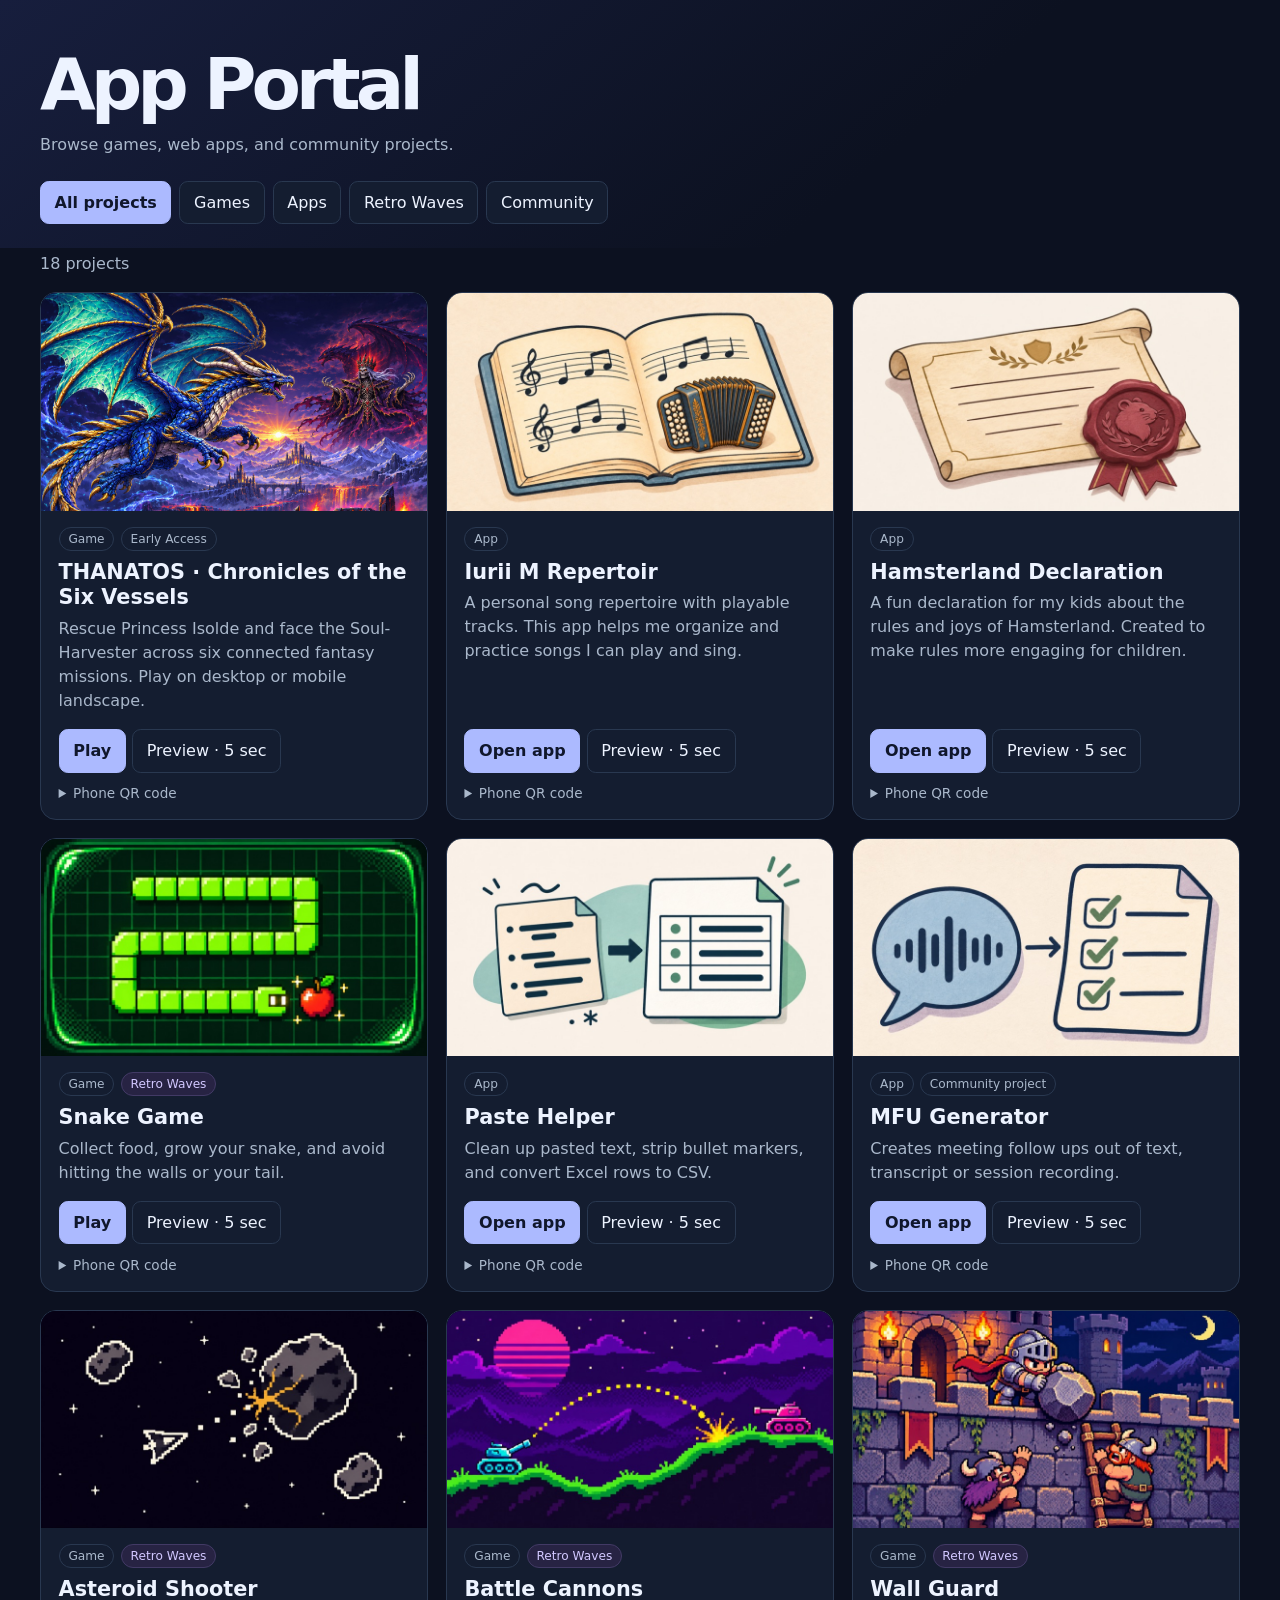
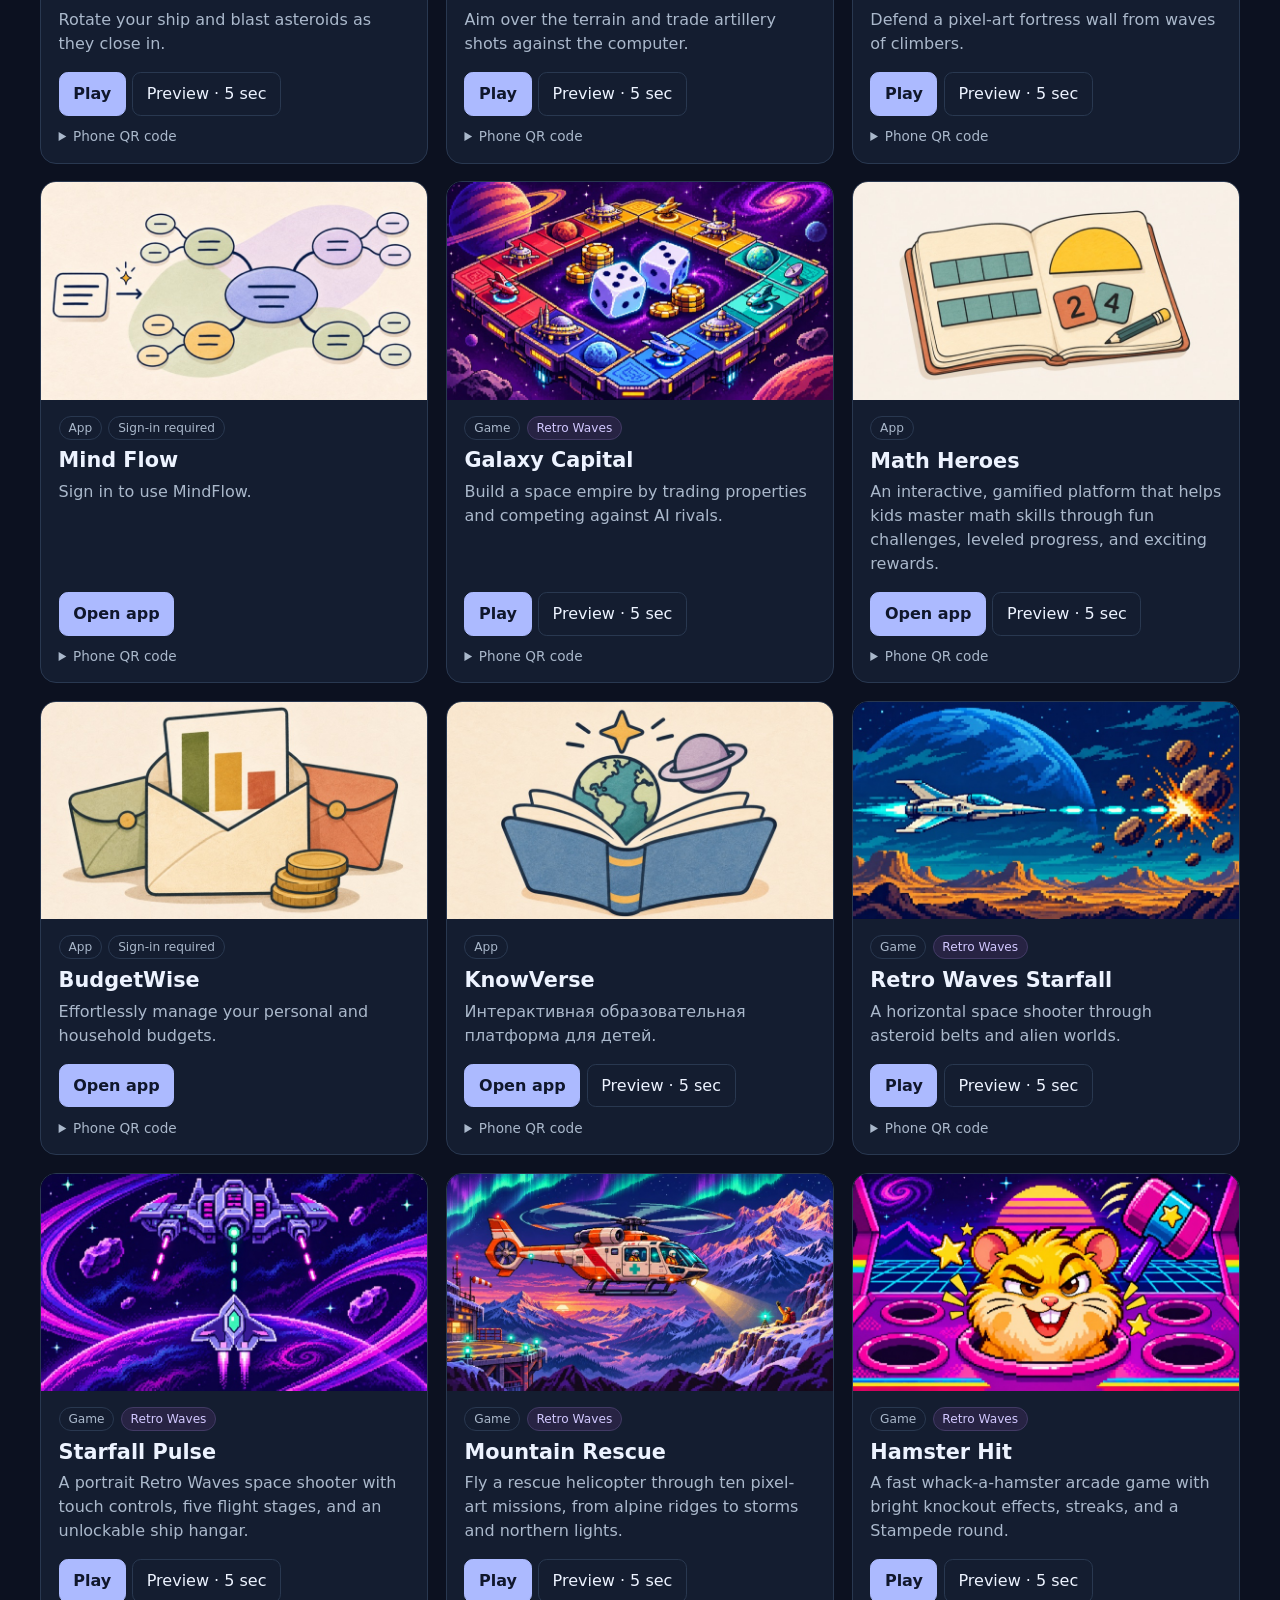
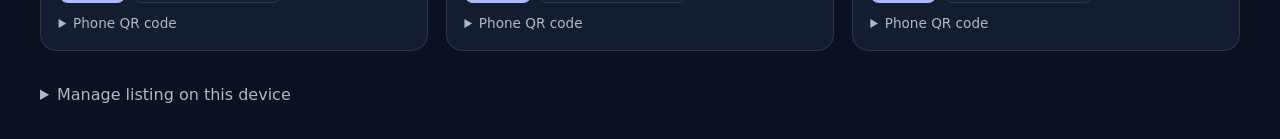
<file: index.html>
<!DOCTYPE html>
<html lang="en">
<head>
    <!-- Google tag (gtag.js) -->
    <script async src="https://www.googletagmanager.com/gtag/js?id=G-15QKDYFPHD"></script>
    <script>
      window.dataLayer = window.dataLayer || [];
      function gtag(){dataLayer.push(arguments);}
      gtag('js', new Date());
      gtag('config', 'G-15QKDYFPHD');
    </script>
    <meta name="google-site-verification" content="VBjIJDwLcQvXehjetgUTc7BEITReGDiaCeYf0dH97Bo" />
    <meta charset="UTF-8">
    <meta name="viewport" content="width=device-width, initial-scale=1.0">
    <title>App Portal · Games &amp; Apps</title>
    <link rel="icon" href="./assets/brand/app-portal.ico" sizes="16x16 32x32 48x48">
    <link rel="icon" href="./assets/brand/app-portal-icon.svg" type="image/svg+xml" sizes="any">
    <link rel="apple-touch-icon" href="./assets/brand/app-portal-touch.png" sizes="180x180">
    <meta property="og:type" content="website">
    <meta property="og:title" content="App Portal">
    <meta property="og:description" content="Explore Iurii Medynskii’s Retro Waves arcade games and web apps.">
    <meta property="og:url" content="https://mjv1981-art.github.io/App-Portal/">
    <meta property="og:image" content="https://mjv1981-art.github.io/App-Portal/assets/brand/app-portal-share.jpg">
    <meta property="og:image:type" content="image/jpeg">
    <meta property="og:image:width" content="1200">
    <meta property="og:image:height" content="630">
    <meta property="og:image:alt" content="App Portal with a violet app grid and a mint launch arrow">
    <meta name="twitter:card" content="summary_large_image">

    <style>
        * { box-sizing: border-box; }
        :root { color-scheme: dark; --background: #0c1120; --surface: #141d30; --border: #293850; --text: #edf3ff; --muted: #aab8cb; --accent: #acbaff; }
        body { margin: 0; background: var(--background); color: var(--text); font: 1rem/1.5 system-ui, sans-serif; }
        .container { width: min(1200px, calc(100% - 2rem)); margin-inline: auto; }
        header { padding: 3rem 0 1.5rem; background: linear-gradient(140deg, #171e3d, var(--background) 68%); }
        h1 { font-size: clamp(2.7rem, 6vw, 4.5rem); letter-spacing: -.07em; line-height: 1; margin: 0 0 .8rem; }
        header p { margin: 0 0 1.5rem; color: var(--muted); }
        .filters { display: flex; flex-wrap: wrap; gap: .5rem; }
        button, summary, .button { cursor: pointer; }
        button, .button { border: 1px solid var(--border); background: var(--surface); color: var(--text); border-radius: .55rem; padding: .55rem .85rem; font: inherit; text-decoration: none; }
        button:hover, .button:hover { border-color: var(--accent); }
        [aria-pressed="true"], .primary { background: var(--accent); border-color: var(--accent); color: #10172c; font-weight: 650; }
        :focus-visible { outline: 2px solid var(--accent); outline-offset: 4px; }
        #result-count { color: var(--muted); margin: .25rem 0 1rem; }
        .apps-grid { display: grid; grid-template-columns: repeat(auto-fill, minmax(min(100%, 320px), 1fr)); gap: 1.1rem; align-items: stretch; }
        .app-card { min-width: 0; background: var(--surface); border: 1px solid var(--border); border-radius: 1rem; overflow: hidden; display: flex; flex-direction: column; }
        .app-media { position: relative; background: #0b1221; aspect-ratio: 16 / 9; display: grid; place-items: center; overflow: hidden; }
        .app-media img { position: absolute; inset: 0; width: 100%; height: 100%; object-fit: contain; background: #0b1221; }
        .media-fallback { color: var(--muted); font-size: .9rem; text-align: center; padding: .75rem; }
        .app-content { padding: 1rem 1.1rem; display: flex; flex: 1; flex-direction: column; align-items: flex-start; }
        h2 { font-size: 1.3rem; line-height: 1.25; margin: .55rem 0 .35rem; }
        .tags, .app-actions { display: flex; gap: .4rem; flex-wrap: wrap; align-items: center; }
        .tag { color: var(--muted); border: 1px solid var(--border); border-radius: 1rem; padding: .12rem .55rem; font-size: .76rem; }
        .tag.family { color: #d2c8ff; background: #272343; border-color: #423a65; }
        .app-description { color: var(--muted); margin: 0 0 1rem; }
        .app-actions { margin-top: auto; }
        .app-qr { margin-top: .65rem; color: var(--muted); font-size: .85rem; }
        .app-qr a { display: inline-block; margin-top: .5rem; }
        .app-qr img { display: block; border-radius: .3rem; }
        .local-visibility { margin-top: .55rem; color: var(--muted); font-size: .85rem; }
        footer { padding: 2rem 0; color: var(--muted); }
        footer details label { display: inline-flex; gap: .4rem; align-items: center; margin-top: .6rem; }
        dialog { width: min(760px, calc(100% - 1.5rem)); max-height: calc(100% - 1.5rem); padding: 1rem; border: 1px solid var(--border); border-radius: 1rem; background: var(--surface); color: var(--text); }
        dialog::backdrop { background: #030710d9; }
        .dialog-header { display: flex; gap: .75rem; justify-content: space-between; align-items: center; margin-bottom: .75rem; }
        .dialog-header h2 { margin: 0; }
        dialog video { width: 100%; max-height: 70vh; background: #0b1221; display: block; }
        dialog video[hidden] { display: none; }
        #preview-message { color: var(--muted); }
    </style>
</head>
<body>
    <header>
        <div class="container">
            <h1>App Portal</h1>
            <p>Browse games, web apps, and community projects.</p>
            <nav class="filters" aria-label="Filter projects">
                <button type="button" data-filter="all" aria-pressed="true">All projects</button>
                <button type="button" data-filter="games" aria-pressed="false">Games</button>
                <button type="button" data-filter="apps" aria-pressed="false">Apps</button>
                <button type="button" data-filter="community" aria-pressed="false">Community</button>
            </nav>
        </div>
    </header>
    <main class="container">
        <p id="result-count" aria-live="polite"></p>
        <div class="apps-grid" id="apps-container"></div>
    </main>
    <footer class="container">
        <details>
            <summary>Manage listing on this device</summary>
            <label><input type="checkbox" id="manage-visibility"> Show hidden projects and visibility controls</label>
        </details>
    </footer>
    <dialog id="preview-dialog" aria-labelledby="preview-title">
        <div class="dialog-header">
            <h2 id="preview-title"></h2>
            <form method="dialog"><button type="submit">Close</button></form>
        </div>
        <video muted playsinline controls preload="none"></video>
        <p id="preview-message" role="status" hidden></p>
    </dialog>
    <script>
        const apps = [
            { id: 19, title: "THANATOS · Chronicles of the Six Vessels", description: "Rescue Princess Isolde and face the Soul-Harvester across six connected fantasy missions. Play on desktop or mobile landscape.", url: "https://mjv1981-art.github.io/App-Portal/thanatos/", published: true, kind: "game", release: "Early Access", mediaDirectory: "./thanatos" },
            { id: 1, title: "Iurii M Repertoir", description: "A personal song repertoire with playable tracks. This app helps me organize and practice songs I can play and sing.", url: "https://mjv1981-art.github.io/Iurii-M-Repertoir/", published: true, kind: "app", cover: "iurii-m-repertoir-accordion" },
            { id: 2, title: "Hamsterland Declaration", description: "A fun declaration for my kids about the rules and joys of Hamsterland. Created to make rules more engaging for children.", url: "https://mjv1981-art.github.io/hamsterland-site/index.html", published: true, kind: "app", cover: "hamsterland-declaration" },
            { id: 3, title: "Pet Rat Monya", description: "A virtual pet app for my daughter to take care of her digital pet rat. Teaches responsibility and care for animals.", url: "https://mjv1981-art.github.io/pet-rat-monya/", published: false, kind: "app", cover: "pet-rat-monya-hooded" },
            { id: 4, title: "Snake Game", description: "Collect food, grow your snake, and avoid hitting the walls or your tail.", url: "https://mjv1981-art.github.io/snake-game-simple/", published: true, kind: "game", family: "Retro Waves", cover: "snake-game" },
            { id: 5, title: "Paste Helper", description: "Clean up pasted text, strip bullet markers, and convert Excel rows to CSV.", url: "https://mjv1981-art.github.io/Paste-Helper/", published: true, kind: "app", cover: "paste-helper" },
            { id: 6, title: "MFU Generator", description: "Creates meeting follow ups out of text, transcript or session recording.", url: "https://jumbo.ninja/", published: true, kind: "app", cover: "mfu-generator", community: true },
            { id: 7, title: "Asteroid Shooter", description: "Rotate your ship and blast asteroids as they close in.", url: "https://mjv1981-art.github.io/Asteroid-Shooter/", published: true, kind: "game", family: "Retro Waves", cover: "asteroid-shooter" },
            { id: 8, title: "Battle Cannons", description: "Aim over the terrain and trade artillery shots against the computer.", url: "https://mjv1981-art.github.io/Battle-Cannon/", published: true, kind: "game", family: "Retro Waves", cover: "battle-cannons" },
            { id: 9, title: "Wall Guard", description: "Defend a pixel-art fortress wall from waves of climbers.", url: "https://wall-guard-retro.base44.app/", published: true, kind: "game", family: "Retro Waves", cover: "wall-guard" },
            { id: 10, title: "Mind Flow", description: "Sign in to use MindFlow.", url: "https://shrewd-mind-flow-app.base44.app/", published: true, kind: "app", cover: "mind-flow-map", signInRequired: true },
            { id: 11, title: "Galaxy Capital", description: "Build a space empire by trading properties and competing against AI rivals.", url: "https://galaxy-capital-go.base44.app", published: true, kind: "game", family: "Retro Waves", cover: "galaxy-capital" },
            { id: 12, title: "Math Heroes", description: "An interactive, gamified platform that helps kids master math skills through fun challenges, leveled progress, and exciting rewards.", url: "https://math-heroes-quest.base44.app/", published: true, kind: "app", cover: "math-heroes" },
            { id: 13, title: "BudgetWise", description: "Effortlessly manage your personal and household budgets.", url: "https://fragrant-wise-budget-track.base44.app", published: true, kind: "app", cover: "budgetwise", signInRequired: true },
            { id: 14, title: "KnowVerse", description: "Интерактивная образовательная платформа для детей.", url: "https://know-verse-learn.base44.app", published: true, kind: "app", cover: "knowverse" },
            { id: 15, title: "Retro Waves Starfall", description: "A horizontal space shooter through asteroid belts and alien worlds.", url: "https://mjv1981-art.github.io/retro-waves-starfall/", published: true, kind: "game", family: "Retro Waves", cover: "retro-waves-starfall" },
            { id: 16, title: "Starfall Pulse", description: "A portrait Retro Waves space shooter with touch controls, five flight stages, and an unlockable ship hangar.", url: "https://mjv1981-art.github.io/App-Portal/starfall-pulse/", published: true, kind: "game", family: "Retro Waves", cover: "starfall-pulse" },
            { id: 18, title: "Mountain Rescue", description: "Fly a rescue helicopter through ten pixel-art missions, from alpine ridges to storms and northern lights.", url: "https://mjv1981-art.github.io/App-Portal/mountain-rescue/", published: true, kind: "game", family: "Retro Waves", mediaDirectory: "./mountain-rescue" },
            { id: 17, title: "Hamster Hit", description: "A fast whack-a-hamster arcade game with bright knockout effects, streaks, and a Stampede round.", url: "https://mjv1981-art.github.io/Hamster-Hit/", published: true, kind: "game", family: "Retro Waves", cover: "hamster-hit" }
        ];

        const grid = document.getElementById('apps-container');
        const filters = document.querySelector('.filters');
        const count = document.getElementById('result-count');
        const manage = document.getElementById('manage-visibility');
        const dialog = document.getElementById('preview-dialog');
        const video = dialog.querySelector('video');
        const previewMessage = document.getElementById('preview-message');
        let currentFilter = 'all';

        function applySavedVisibility() {
            try {
                const saved = JSON.parse(localStorage.getItem('myWebApps') || '[]');
                if (!Array.isArray(saved)) return;
                for (const entry of saved) {
                    const app = apps.find(item => item.id === entry?.id);
                    if (app && typeof entry.published === 'boolean') app.published = entry.published;
                }
            } catch (error) {
                console.warn('Could not load project visibility.', error);
            }
        }

        function addFamilyFilters() {
            const families = new Set(apps.map(app => app.family).filter(Boolean));
            for (const family of families) {
                const button = document.createElement('button');
                button.type = 'button';
                button.dataset.filter = `family:${family}`;
                button.setAttribute('aria-pressed', 'false');
                button.textContent = family;
                filters.insertBefore(button, filters.querySelector('[data-filter="community"]'));
            }
        }

        function matchesFilter(app) {
            switch (currentFilter) {
                case 'all': return true;
                case 'games': return app.kind === 'game';
                case 'apps': return app.kind === 'app';
                case 'community': return app.community === true;
                default: return currentFilter === `family:${app.family}`;
            }
        }

        function makeCard(app) {
            const card = document.createElement('article');
            const media = app.mediaDirectory ? `${app.mediaDirectory}/preview` : `./assets/previews/${app.id}`;
            const cover = app.mediaDirectory ? `${app.mediaDirectory}/cover.jpg` : app.cover ? `./assets/covers/${app.cover}.jpg` : `${media}.jpg`;
            const qr = app.mediaDirectory ? `${app.mediaDirectory}/phone-qr.png` : `./assets/app-qr/${app.id}.png`;
            const launchText = app.kind === 'game' ? 'Play' : 'Open app';
            card.className = 'app-card';
            card.innerHTML = `
                <div class="app-media">
                    <span class="media-fallback">Screenshot unavailable</span>
                    <img src="${cover}" alt="" width="640" height="360" loading="lazy" decoding="async">
                </div>
                <div class="app-content">
                    <div class="tags">
                        <span class="tag">${app.kind === 'game' ? 'Game' : 'App'}</span>
                        ${app.family ? `<span class="tag family">${app.family}</span>` : ''}
                        ${app.community ? '<span class="tag">Community project</span>' : ''}
                        ${app.release ? `<span class="tag">${app.release}</span>` : ''}
                        ${app.signInRequired ? '<span class="tag">Sign-in required</span>' : ''}
                    </div>
                    <h2>${app.title}</h2>
                    <p class="app-description">${app.description}</p>
                    <div class="app-actions">
                        <a class="button primary" href="${app.url}" target="_blank" rel="noopener noreferrer" aria-label="${launchText} ${app.title}">${launchText}</a>
                        ${app.signInRequired ? '' : `<button type="button" class="preview-button" aria-label="Preview ${app.title} (5 seconds)">Preview · 5 sec</button>`}
                    </div>
                    <details class="app-qr">
                        <summary>Phone QR code</summary>
                        <a href="${app.url}" target="_blank" rel="noopener noreferrer" aria-label="Open ${app.title}">
                            <img src="${qr}" width="144" height="144" alt="" loading="lazy" decoding="async">
                        </a>
                    </details>
                </div>`;
            const image = card.querySelector('.app-media img');
            const fallback = card.querySelector('.media-fallback');
            image.addEventListener('load', () => { fallback.hidden = true; });
            image.addEventListener('error', () => { image.remove(); });
            card.querySelector('.preview-button')?.addEventListener('click', () => openPreview(app, media));
            if (manage.checked) {
                const label = document.createElement('label');
                const checkbox = document.createElement('input');
                label.className = 'local-visibility';
                checkbox.type = 'checkbox';
                checkbox.checked = app.published;
                checkbox.setAttribute('aria-label', `List ${app.title} on this device`);
                checkbox.addEventListener('change', () => saveVisibility(app, checkbox.checked));
                label.append(checkbox, ' Show on this device');
                card.querySelector('.app-content').append(label);
            }
            return card;
        }

        function openPreview(app, media) {
            document.getElementById('preview-title').textContent = app.title;
            previewMessage.hidden = true;
            video.hidden = false;
            video.poster = `${media}.jpg`;
            video.src = `${media}.mp4`;
            video.muted = true;
            dialog.showModal();
            video.play().catch(() => {});
        }

        video.addEventListener('error', () => {
            if (!dialog.open) return;
            video.hidden = true;
            previewMessage.textContent = 'This preview is unavailable.';
            previewMessage.hidden = false;
        });

        dialog.addEventListener('close', () => {
            video.pause();
            video.removeAttribute('src');
            video.load();
        });

        function renderApps() {
            const visible = apps.filter(app => (app.published || manage.checked) && matchesFilter(app));
            count.textContent = visible.length === 1 ? '1 project' : `${visible.length} projects`;
            grid.replaceChildren(...visible.map(makeCard));
            if (visible.length) return;
            const empty = document.createElement('p');
            empty.textContent = 'No projects in this view.';
            grid.append(empty);
        }

        function saveVisibility(app, published) {
            app.published = published;
            try {
                localStorage.setItem('myWebApps', JSON.stringify(apps.map(item => ({ id: item.id, published: item.published }))));
            } catch (error) {
                console.warn('Could not save project visibility.', error);
            }
        }

        filters.addEventListener('click', event => {
            const selected = event.target.closest('button[data-filter]');
            if (!selected) return;
            currentFilter = selected.dataset.filter;
            for (const button of filters.querySelectorAll('button')) {
                button.setAttribute('aria-pressed', String(button === selected));
            }
            renderApps();
        });
        manage.addEventListener('change', renderApps);
        applySavedVisibility();
        addFamilyFilters();
        renderApps();
    </script>
</body>
</html>
</file>
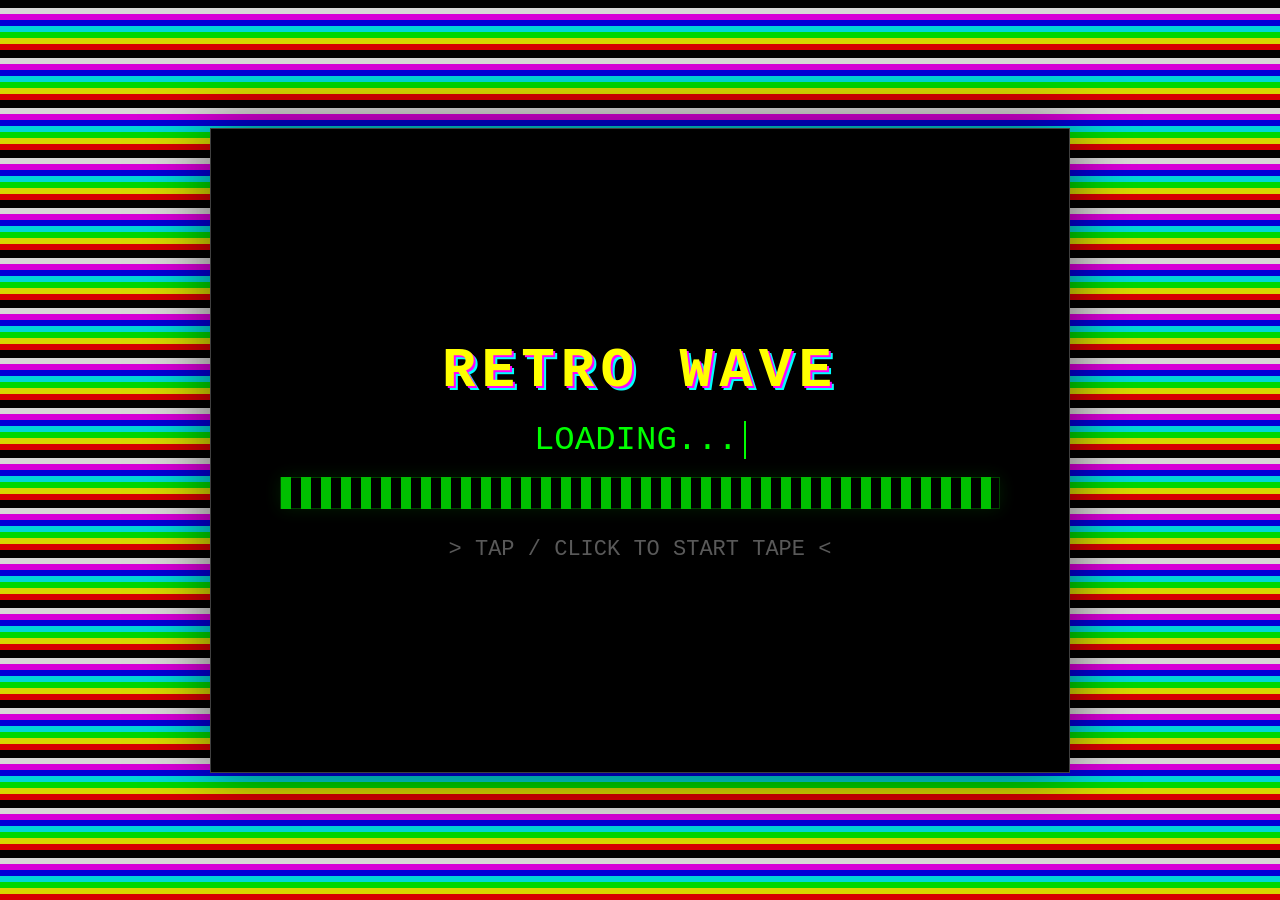
<file: starfall-pulse/index.html>
<!doctype html>
<html lang="en">
<head>
<meta charset="utf-8">
<meta name="viewport" content="width=device-width,initial-scale=1,viewport-fit=cover">
<meta name="theme-color" content="#10091e">
<meta name="apple-mobile-web-app-capable" content="yes">
<link rel="manifest" href="./manifest.webmanifest">
<link rel="apple-touch-icon" href="./icons/starfall-192.png">
<title>Starfall Pulse · Retro Waves</title>
<meta property="og:type" content="website">
<meta property="og:title" content="Starfall Pulse">
<meta property="og:description" content="A portrait Retro Waves space shooter with touch controls, five flight stages, and an unlockable ship hangar.">
<meta property="og:url" content="https://mjv1981-art.github.io/App-Portal/starfall-pulse/">
<meta property="og:image" content="https://mjv1981-art.github.io/App-Portal/assets/covers/starfall-pulse.jpg">
<meta property="og:image:type" content="image/jpeg">
<meta property="og:image:width" content="800">
<meta property="og:image:height" content="450">

<meta name="description" content="A one-thumb portrait arcade shooter from Retro Waves. Chase stardust across five stages.">
<style>
:root {
      /* ZX-ish palette for border stripes */
      --zx0: #000000;
      --zx1: #0000d7; /* blue */
      --zx2: #d70000; /* red */
      --zx3: #d7d700; /* yellow */
      --zx4: #00d700; /* green */
      --zx5: #00d7d7; /* cyan */
      --zx6: #d700d7; /* magenta */
      --zx7: #d7d7d7; /* white-ish */
    }
    /* ===== Retro splash with ZX border stripes ===== */
    #splash-screen {
      position: fixed;
      inset: 0;
      z-index: 2000;
      cursor: pointer;
      display: grid;
      place-items: center;

      /* big Spectrum-like border area */
      padding: clamp(42px, 10vmin, 140px);

      /* striped border (tape-loader vibe) */
      background:
        repeating-linear-gradient(
          0deg,
          var(--zx2) 0px, var(--zx2) 6px,
          var(--zx3) 6px, var(--zx3) 12px,
          var(--zx4) 12px, var(--zx4) 18px,
          var(--zx5) 18px, var(--zx5) 24px,
          var(--zx1) 24px, var(--zx1) 30px,
          var(--zx6) 30px, var(--zx6) 36px,
          var(--zx7) 36px, var(--zx7) 42px,
          var(--zx0) 42px, var(--zx0) 50px
        );
      background-size: 100% 120px;
      animation: zxBorder 0.22s linear infinite;
      box-sizing: border-box;
    }

    @keyframes zxBorder {
      0% { background-position: 0 0; }
      100% { background-position: 0 120px; }
    }

    /* inner "screen" */
    .splash-inner {
      width: min(860px, 100%);
      aspect-ratio: 4 / 3;
      background: #000;
      border: 1px solid rgba(255,255,255,.25);
      box-shadow: 0 0 60px rgba(0,0,0,.55);

      display: flex;
      flex-direction: column;
      justify-content: center;
      align-items: center;
      gap: 18px;

      font-family: ui-monospace, SFMono-Regular, Menlo, Monaco, Consolas, "Liberation Mono", "Courier New", monospace;
    }

    .brand {
      font-size: clamp(26px, 5vw, 56px);
      font-weight: 900;
      color: #ff0;
      text-shadow: 2px 2px 0 #f0f, 4px 4px 0 #0ff;
      letter-spacing: 6px;
      animation: flicker 2s infinite;
      user-select: none;
    }

    @keyframes flicker {
      0% { opacity: 1; }
      50% { opacity: 0.82; }
      100% { opacity: 1; }
    }

    .loader-text {
      font-size: clamp(16px, 3.6vw, 34px);
      color: #0f0;
      border-right: 2px solid #0f0;
      white-space: nowrap;
      overflow: hidden;
      padding-right: 6px;
      animation: blink-cursor 1s step-end infinite;
      user-select: none;
    }

    @keyframes blink-cursor {
      from, to { border-color: transparent; }
      50% { border-color: #0f0; }
    }

    .tape-bars {
      width: min(720px, 86%);
      height: 32px;
      background: repeating-linear-gradient(
        90deg,
        #0f0 0px,
        #0f0 10px,
        #000 10px,
        #000 20px
      );
      background-size: 200% 100%;
      animation: move-bars 0.5s linear infinite;
      opacity: 0.75;
      border: 1px solid rgba(0,255,0,.35);
      box-shadow: 0 0 18px rgba(0,255,0,.15);
    }

    @keyframes move-bars {
      0% { background-position: 0% 0%; }
      100% { background-position: 200% 0%; }
    }

    .click-hint {
      margin-top: 10px;
      font-size: clamp(12px, 2.6vw, 22px);
      color: rgba(255,255,255,.35);
      animation: pulse 1.5s infinite;
      user-select: none;
    }

    @keyframes pulse {
      0% { opacity: 0.25; }
      50% { opacity: 1; }
      100% { opacity: 0.25; }
    }

    /* Respect reduced motion */
    @media (prefers-reduced-motion: reduce) {
      #splash-screen { animation: none; }
      .tape-bars { animation: none; }
      .brand { animation: none; }
      .loader-text { animation: none; }
      .click-hint { animation: none; }
    }

:root{
  color-scheme:dark;
  font-family:ui-monospace,"Cascadia Code",Consolas,monospace;
  --space:#10091e;--ink:#fff5ff;--muted:#c4afd5;--line:#4e365e;--lime:#e0f982;--purple:#f0a8ff;
}
*{box-sizing:border-box}
html,body{margin:0;width:100%;height:100%;overflow:hidden}
[hidden]{display:none!important}
body{display:grid;place-items:center;background:radial-gradient(ellipse at 50% 55%,#281442,#110a20 48%,#0b0714 88%);color:var(--ink);overscroll-behavior:none}
body::before{content:"";position:fixed;inset:0;background:linear-gradient(90deg,transparent calc(50% - 280px),#a755b742 calc(50% - 279px),transparent calc(50% - 278px),transparent calc(50% + 278px),#a755b742 calc(50% + 279px),transparent calc(50% + 280px));pointer-events:none}
button{font:inherit;color:inherit;cursor:pointer;touch-action:manipulation;border-radius:0}
button:focus-visible,[role=button]:focus-visible{outline:2px solid #fff;outline-offset:-4px}
button:disabled{cursor:default}
#cabinet{isolation:isolate;position:relative;width:min(100vw,496px);height:100vh;height:100dvh;max-height:1100px;overflow:hidden;background:#100722;box-shadow:0 0 0 1px #785292,0 0 72px #04020b}
#flight,.screen,#hud{position:absolute;inset:0;width:100%;height:100%}
#flight{display:block;touch-action:none}
.screen{z-index:3}
.menu{display:flex;flex-direction:column;padding:max(19px,env(safe-area-inset-top)) clamp(20px,6vw,33px) max(15px,env(safe-area-inset-bottom));background:linear-gradient(180deg,#150b27a0 0%,transparent 48%,transparent 59%,#10091ed4 82%,#10091e 97%)}
.menu-top,.records{display:flex;align-items:center;justify-content:space-between;gap:12px}
.wordmark{font-weight:800;font-size:.82rem;letter-spacing:.17em}
.wordmark span{color:#f787dd}
.icon-btn{display:grid;place-items:center;width:44px;height:44px;background:#221336df;border:1px solid #8f6bb7;font-size:1.02rem}
.icon-btn:hover,.secondary:hover,.loadout:hover{background:#38204f}
.menu-title{margin-top:clamp(28px,7.2dvh,77px);position:relative}
h1,h2,p{margin:0}
h1{font-family:"Arial Black",Impact,system-ui,sans-serif;font-weight:1000;font-size:clamp(3.25rem,14.8vw,5.35rem);line-height:.82;letter-spacing:-.085em;transform:skewX(-7deg);transform-origin:left;color:#fff2fb;text-shadow:3px 4px #b668dc,6px 7px #522770}
h1 em{display:inline-block;font-style:normal;color:#eab5ff;font-size:1.19em;text-shadow:3px 4px #ba51de,6px 8px #4a235e}
.menu-actions{display:grid;gap:9px;margin-top:auto}
.primary,.secondary{width:100%;min-height:50px;padding:11px 13px;font-weight:850;letter-spacing:.095em;font-size:.97rem}
.primary{background:var(--lime);color:#1a1722;border:1px solid #f7ffce;box-shadow:inset 0 -4px #b1d85f;display:flex;justify-content:center;align-items:center;gap:14px}
.primary:hover{background:#f2ffa9}
.secondary{background:#231434e8;border:1px solid #9976b7;color:#f7eaff}
.menu-actions p{text-align:center;color:#e4d1ef;font-size:.84rem;margin:4px 0 1px}
.records{justify-content:space-around;padding-top:11px;margin-top:13px;border-top:1px solid #845d9968;text-align:center}
.records div{flex:1}
.records b,.records span{display:block;white-space:nowrap}
.records b{font-size:.94rem;color:#f4d8ff}
.records span{font-size:.68rem;letter-spacing:.075em;color:#d2bcdf;margin-top:4px}
#hud{pointer-events:none;z-index:2}
.hud-top{position:absolute;inset:0 0 auto;padding:max(8px,env(safe-area-inset-top)) 12px 19px;background:linear-gradient(#0e071fec,#10091e94 70%,transparent)}
.hud-row,.readouts{display:flex;align-items:center;gap:10px;justify-content:space-between}
.hud-stage{font-weight:900;font-size:.83rem;letter-spacing:.055em;color:#f4d3ff}
.hud-distance{margin-left:auto;font-size:.80rem;color:#e4caef;white-space:nowrap}
.pause-bars{display:block;width:13px;height:15px;border-inline:4px solid currentColor}
.hud-row .icon-btn{pointer-events:auto;width:45px;height:44px}
.route-track{display:flex;gap:4px;margin:4px 0 9px}
.route-track i{flex:1;height:3px;background:linear-gradient(90deg,#e7b9ff var(--p,0%),#59426c var(--p,0%))}
.mark{padding:3px 6px;border:1px solid #5ebcaa;color:#b2ffdf;font-weight:bold;white-space:nowrap}
.readouts{font-size:.75rem}
.shield-stat{display:flex;align-items:center;gap:6px;flex:1;white-space:nowrap;color:#b5eaff;font-weight:bold}
.shield-track{height:7px;background:#243050;max-width:130px;flex:1;min-width:35px}
.shield-track b,.fever-track b{display:block;height:100%;background:linear-gradient(90deg,#5a81ff,#66f6e0);box-shadow:0 0 8px #77d1ef88}
.shield-stat.critical{color:#ffa47c}
.shield-stat.critical b{background:#ff8f62}
.score{letter-spacing:.065em;text-shadow:0 2px #160a24;font-weight:800}
.fever{position:absolute;display:grid;justify-items:center;gap:6px;right:8px;top:37%;font-size:.62rem;color:#f5d4ff}
.fever-track{height:94px;width:6px;display:flex;align-items:end;background:#362148;border:1px solid #9466a2}
.fever-track b{width:100%;height:0%;background:linear-gradient(0deg,#ef6fff,#ffec80);box-shadow:0 0 6px #f87df5}
.flight-bottom{position:absolute;inset:auto 12px max(11px,env(safe-area-inset-bottom));display:flex;justify-content:space-between;align-items:end}
.dust{padding:8px;background:#150c26d9;border:1px solid #845994;font-weight:bold;font-size:.84rem}
.dust b{color:#ffd177}
.payload{pointer-events:auto;background:#292044ec;border:1px solid #a9e8db;min-width:105px;min-height:60px;color:#dcfff3;display:grid;gap:3px;place-content:center;box-shadow:inset 0 -4px #305b68;font-size:.84rem}
.payload span{font-size:.75rem;color:#f0ccff}
.payload:disabled{opacity:.6;pointer-events:none}
.flight-actions{display:grid;gap:6px}
.mobile-only{display:none}
.flight-key{pointer-events:auto;touch-action:none;user-select:none;-webkit-user-select:none;-webkit-touch-callout:none;-webkit-tap-highlight-color:transparent;display:grid;place-items:center;background:#221638e8;border:1px solid #ae82c1;box-shadow:inset 0 -3px #59396b;color:#fff1ff;font-weight:850}
.flight-key[data-held]{background:#572a69;border-color:#f7c8ff;box-shadow:inset 0 0 0 1px #f2aaff;color:#fff}
.dpad{grid-template-columns:repeat(3,var(--flight-key-size));grid-template-rows:repeat(3,var(--flight-key-size));gap:3px}
.dpad .up{grid-area:1/2}
.dpad .left{grid-area:2/1}
.dpad .right{grid-area:2/3}
.dpad .down{grid-area:3/2}
.dpad span{width:10px;height:10px;border-top:3px solid currentColor;border-right:3px solid currentColor;transform:translateY(2px) rotate(-45deg)}
.dpad .left span{transform:translateX(2px) rotate(-135deg)}
.dpad .right span{transform:translateX(-2px) rotate(45deg)}
.dpad .down span{transform:translateY(-2px) rotate(135deg)}
.fire-key{min-width:94px;min-height:var(--flight-key-size);background:#e2fb91;color:#1c142a;border-color:#f7ffd6;box-shadow:inset 0 -3px #a7cb5a;letter-spacing:.10em}
.fire-key.mobile-only{display:none}
.fire-key[data-held]{background:#f4ffc6;color:#1c142a;border-color:#fff;box-shadow:inset 0 2px #b4ce70}
@media (max-width:560px) and (orientation:portrait),(pointer:coarse) and (orientation:portrait){
  .flight-bottom{--flight-key-size:46px}
  .flight-key,.flight-bottom .payload{touch-action:none}
  .flight-actions .payload{min-height:52px}
  .flight-bottom .dust{position:absolute;left:0;bottom:calc(3 * var(--flight-key-size) + 13px)}
  .dpad{display:grid}
  .fire-key.mobile-only{display:grid}
  .menu-actions .mobile-only,.modal .mobile-only{display:block}
  .wide-tip{display:none}
}
.panel{padding:max(14px,env(safe-area-inset-top)) 16px max(20px,env(safe-area-inset-bottom));overflow:auto;overscroll-behavior:contain;background:linear-gradient(165deg,#28133f 0%,#140c23 45%);touch-action:pan-y}
.panel-header{display:flex;align-items:center;justify-content:space-between;margin-bottom:16px;gap:8px}
.panel h2{font-size:1.52rem;letter-spacing:-.035em}
.wallet{display:flex;gap:10px;flex-wrap:wrap;color:#ffd89c;font-size:.85rem;margin:6px 0 16px}
.preview-row{display:grid;place-items:center;height:126px;background:radial-gradient(ellipse at center,#443461,#201332 69%);border:1px solid #695082;margin-bottom:13px}
#showroom{width:190px;height:120px}
.tabs{display:flex;gap:5px;margin-bottom:11px}
.tabs button{flex:1;min-height:43px;border:1px solid #775690;background:#231536;font-weight:bold;font-size:.83rem}
.tabs button[aria-pressed=true]{background:#e3bdff;color:#281738}
.loadout{width:100%;display:flex;align-items:center;justify-content:space-between;gap:10px;min-height:53px;padding:7px 10px;margin-top:6px;background:#2b193d;border:1px solid #775690;text-align:left}
.loadout b,.loadout small{display:block}
.loadout b{font-size:.88rem}
.loadout small{margin-top:5px;font-size:.72rem;color:#ead5f2;line-height:1.35}
.loadout strong{font-size:.76rem;color:#e0fa93;text-align:right;flex-shrink:0}
.loadout.active{border-color:#d2f69b}
.loadout:disabled{opacity:.75}
.modal{display:grid;place-items:center;background:#0c051baf;padding:16px}
.modal-card{width:min(100%,360px);padding:22px;background:#201330;border:1px solid #9d72b8;box-shadow:0 12px 46px #0b071b;display:grid;gap:11px}
.modal h2{font-size:1.9rem;color:#f3c8ff}
.quiet{font-size:.82rem;color:#e2c9eb;line-height:1.6}
@media(max-width:496px){#cabinet{box-shadow:none}body::before{display:none}}
@media(max-height:580px){.menu-title{margin-top:16px}h1{font-size:clamp(2.65rem,12vw,4.05rem)}.records{margin-top:9px}.menu-actions{gap:6px}.primary,.secondary{min-height:43px}.modal-card{padding:14px}}
@media(max-width:370px){#splash-screen .splash-inner{gap:10px}#splash-screen .brand{font-size:22px}}
#splash-screen{background-size:auto 50px;animation-name:copy-tape-stripes;color:#fff}
@keyframes copy-tape-stripes{to{background-position:0 50px}}

@media(prefers-reduced-motion:reduce){#splash-screen{animation:none}}

.menu-tools { display:flex; gap:7px }
.fullscreen-glyph {
  width:16px;height:16px;
  background:
    linear-gradient(currentColor,currentColor) top left/6px 2px,
    linear-gradient(currentColor,currentColor) top left/2px 6px,
    linear-gradient(currentColor,currentColor) top right/6px 2px,
    linear-gradient(currentColor,currentColor) top right/2px 6px,
    linear-gradient(currentColor,currentColor) bottom left/6px 2px,
    linear-gradient(currentColor,currentColor) bottom left/2px 6px,
    linear-gradient(currentColor,currentColor) bottom right/6px 2px,
    linear-gradient(currentColor,currentColor) bottom right/2px 6px;
  background-repeat:no-repeat;
}
.fullscreen-btn[aria-pressed=true] .fullscreen-glyph { transform:rotate(45deg) scale(.88); }
.fullscreen-notice { position:absolute;z-index:10;left:16px;right:16px;top:max(76px,calc(env(safe-area-inset-top) + 60px));background:#211533;color:#f9eaff;border:1px solid #a77dc4;padding:12px;font-size:.84rem;line-height:1.45; }
:fullscreen #cabinet { max-height:none; }
@media (pointer:coarse) and (orientation:portrait) {
  :fullscreen #cabinet { width:100vw; }
}
.hud-top { padding-inline:max(8px,env(safe-area-inset-left)) max(8px,env(safe-area-inset-right)); }
.hud-row { gap:6px }
.hud-row .icon-btn { flex:0 0 44px; }
.flight-bottom { left:max(12px,env(safe-area-inset-left));right:max(12px,env(safe-area-inset-right)); }
.difficulty { min-inline-size:0; margin:0; padding:0; border:0; display:grid; grid-template-columns:repeat(3,minmax(0,1fr)); gap:6px; }
.difficulty legend { margin-bottom:6px;color:#eed9f6;font-weight:800;font-size:.74rem;letter-spacing:.105em; }
.difficulty label { position:relative;cursor:pointer; }
.difficulty input { position:absolute;opacity:0; }
.difficulty span { display:grid;place-items:center;min-height:42px;background:#21152de8;border:1px solid #8e689f;color:#ead8f4;font-weight:800;font-size:.85rem;letter-spacing:.05em; }
.difficulty input:checked + span { background:#412a57;border-color:#edc3ff;color:#fff2ff;box-shadow:inset 0 -3px #795193; }
.difficulty input:focus-visible + span { outline:2px solid #fff;outline-offset:-3px; }
#modeTip { min-height:1.3em;margin:0 0 2px; }
.shield-stat.low-shield { color:#ff999d; }
.shield-stat.low-shield b { background:linear-gradient(90deg,#e64660,#ff897c);box-shadow:0 0 9px #ff537e99; }
#cabinet[data-manual] #dpad,#cabinet[data-manual] .easy-help { display:none!important; }
#cabinet[data-manual] #fireControl { display:grid;gap:2px;min-width:122px;min-height:56px; }
#ammo { font-size:.67rem;letter-spacing:.03em; }
.flight-speed { position:absolute;left:0;bottom:42px;color:#e5cffa;background:#150c26d9;border:1px solid #845994;padding:5px 7px;font-size:.68rem;white-space:nowrap; }
#cabinet[data-manual] .flight-bottom .dust { position:static; }
@media (max-height:590px) {
  .menu { overflow:auto;overscroll-behavior:contain; }
  .menu-title { margin-top:18px;margin-bottom:18px; }
  .menu-actions { gap:6px; }
}

.difficulty input[value=hard]:checked + span { background:#4b2539;border-color:#ff9caa;box-shadow:inset 0 -3px #9c4961;color:#fff0f3; }
.blockade-status { margin-top:7px;color:#ffdace;font-size:.70rem;font-weight:800;letter-spacing:.06em; }
.blockade-status[data-overtime] { color:#ff9da3; }

</style>
</head>
<body>
  <div id="splash-screen" role="button" aria-label="Retro Waves splash. Tap to start." tabindex="0">
    <div class="splash-inner">
      <div class="brand">RETRO WAVE</div>
      <div class="loader-text" id="loading-text">LOADING...</div>
      <div class="tape-bars"></div>
      <div class="click-hint">> TAP / CLICK TO START TAPE <</div>
    </div>
  </div>

<main id="cabinet">
  <canvas id="flight" aria-label="Flight area"></canvas>
  <div id="hud" hidden>
    <header class="hud-top">
      <div class="hud-row">
        <span id="stageTitle" class="hud-stage">CRYSTAL FIELD</span>
        <span id="distance" class="hud-distance">0 KM</span>
        <button class="icon-btn fullscreen-btn" type="button" data-fullscreen aria-label="Enter fullscreen" aria-pressed="false"><span class="fullscreen-glyph" aria-hidden="true"></span></button>
      <button id="pause" class="icon-btn" aria-label="Pause"><span class="pause-bars" aria-hidden="true"></span></button>
      </div>
      <div id="routeTrack" class="route-track" aria-label="Sector progress"><i></i><i></i><i></i><i></i><i></i></div>
      <div class="readouts">
        <div class="shield-stat"><span id="shieldLabel">SHIELD</span><div class="shield-track"><b id="shieldFill"></b></div></div>
        <span id="mark" class="mark">MK I</span><span id="score" class="score">000000</span>
      </div>
      <p id="blockade" class="blockade-status" role="status" hidden></p>
    </header>
    <div class="fever" aria-label="Hyperdrive charge"><span id="feverStatus">HYPER</span><div class="fever-track"><b id="feverFill"></b></div></div>
    <div class="flight-bottom">
      <span id="speed" class="flight-speed" hidden></span>
      <span id="runDust" class="dust"><b aria-hidden="true">◆</b> 0</span>
      <div id="dpad" class="dpad mobile-only" role="group" aria-label="Flight direction">
        <button type="button" class="flight-key up" data-flight="up" aria-label="Fly up"><span></span></button>
        <button type="button" class="flight-key left" data-flight="left" aria-label="Fly left"><span></span></button>
        <button type="button" class="flight-key right" data-flight="right" aria-label="Fly right"><span></span></button>
        <button type="button" class="flight-key down" data-flight="down" aria-label="Fly down"><span></span></button>
      </div>
      <div class="flight-actions">
        <button type="button" id="payload" class="payload" aria-keyshortcuts="X" aria-label="Use special payload"><strong>◈ PULSE</strong><span>×2</span></button>
        <button type="button" id="fireControl" class="flight-key fire-key mobile-only" data-flight="fire" aria-label="Fire"><strong>FIRE</strong><span id="ammo" hidden></span></button>
      </div>
    </div>
  </div>
  <section id="menu" class="screen menu" hidden aria-label="Starfall Pulse main menu">
    <div class="menu-top">
      <div class="wordmark"><span aria-hidden="true">◈</span> RETRO WAVES</div>
      <div class="menu-tools">
        <button class="icon-btn fullscreen-btn" type="button" data-fullscreen aria-label="Enter fullscreen" aria-pressed="false"><span class="fullscreen-glyph" aria-hidden="true"></span></button>
        <button id="sound" class="icon-btn" aria-label="Toggle audio" aria-pressed="true"></button>
      </div>
    </div>
    <div class="menu-title">
      <h1>STARFALL<br><em>PULSE</em></h1>
    </div>
    <div class="menu-actions">
      <fieldset class="difficulty">
        <legend>DIFFICULTY</legend>
        <label><input type="radio" name="difficulty" value="easy" checked><span>EASY</span></label>
        <label><input type="radio" name="difficulty" value="medium"><span>MEDIUM</span></label>
        <label><input type="radio" name="difficulty" value="hard"><span>HARD</span></label>
      </fieldset>
      <p id="modeTip">Auto-fire while you steer</p>
      <button id="launch" class="primary">START FLIGHT <span aria-hidden="true">✦</span></button>
      <button id="hangar" class="secondary">HANGAR</button>
    </div>
    <footer class="records">
      <div><b id="menuDust">0</b><span>STARDUST</span></div>
      <div><b id="menuDistance">0 KM</b><span>FLEET DISTANCE</span></div>
      <div><b id="menuBest">0</b><span>BEST SCORE</span></div>
    </footer>
  </section>
  <section id="panel" class="screen panel" hidden aria-label="Hangar"></section>
  <section id="end" class="screen modal" hidden aria-label="Flight summary"></section>
  <section id="paused" class="screen modal" hidden aria-label="Pause menu">
    <div class="modal-card">
      <h2>Paused</h2>
      <button id="resume" class="primary">RESUME FLIGHT</button>
      <button id="pauseSound" class="secondary" aria-pressed="true">SOUND ON</button>
      <button id="returnMenu" class="secondary">END FLIGHT</button>
      <p class="quiet easy-help wide-tip">Arrow keys or WASD steer. Space fires. X uses a payload.</p>
      <p class="quiet easy-help mobile-only">Hold a direction to move and shoot. Hold FIRE to shoot in place. Tap the payload button to use a special.</p>
      <p class="quiet manual-help" hidden>Drag to steer. Hold FIRE or Space to shoot. Use PAYLOAD or X to fire a special.</p>
    </div>
  </section>
  <div id="fullscreenNotice" class="fullscreen-notice" role="status" hidden></div>
</main>
<script>
'use strict';
const el = id => document.getElementById(id);
const canvas = el('flight');
const ctx = canvas.getContext('2d', {alpha:false});
const W = 420;
let H = 790;
let scaleX = 1;
let scaleY = 1;
let flightBottom = H - 55;
const baseDurability = 1.5;
const shieldWarning = 20;
const ammoPacks = {2:24,3:16};
const TAU = Math.PI * 2;
const clamp = (n, min, max) => Math.min(max, Math.max(min, n));
const mix = (a,b,f) => a + (b-a)*f;
const rand = (a,b) => a + Math.random()*(b-a);
const dist = (a,b) => Math.hypot(a.x-b.x,a.y-b.y);
const between = (a,b,p) => {
  const dx=b.x-a.x, dy=b.y-a.y;
  const t=clamp(((p.x-a.x)*dx+(p.y-a.y)*dy)/(dx*dx+dy*dy || 1),0,1);
  return Math.hypot(p.x-a.x-dx*t,p.y-a.y-dy*t);
};
const reduced = matchMedia('(prefers-reduced-motion: reduce)').matches;
const format = n => Math.floor(n).toLocaleString('en-US');

const difficulties = {
  easy:{name:'Easy',tip:'Auto-fire while you steer',manual:false,armor:1,speed:[1,1],waveInterval:1,projectileSpeed:1,shieldDelay:0,shieldRate:1,mustBreakBlockade:false},
  medium:{name:'Medium',tip:'Manual fire · Heavier waves and tougher armor',manual:true,armor:2,speed:[1.12,1.62],waveInterval:1,projectileSpeed:1,shieldDelay:0,shieldRate:1,mustBreakBlockade:false},
  hard:{name:'Hard',tip:'Faster waves · Defeat bosses to advance',manual:true,armor:2.5,speed:[1.48,1.85],waveInterval:.80,projectileSpeed:1.15,shieldDelay:.8,shieldRate:.75,mustBreakBlockade:true}
};

const zones = [
  {name:'Amethyst Reach', surface:'Rust Canyons', a:'#100920', b:'#301445', flare:'#8a49b0', ground:['#2e1029','#623344','#b9665d','#f39772']},
  {name:'Neon Verge', surface:'Lumen City', a:'#030e23', b:'#102a44', flare:'#159eae', ground:['#041627','#154459','#256686','#54c9e1']},
  {name:'Frost Halo', surface:'Glacier Moon', a:'#070f2a', b:'#261b51', flare:'#655ce5', ground:['#12203e','#2a476a','#638db1','#bcdcf3']}
];
const phases = [
  {name:'Crystal Field', time:68, enter:'CRYSTAL FIELD', hint:'Drag to steer and fire · Double-tap for Pulse', speed:10},
  {name:'Drone Swarm', time:72, enter:'SWARM DETECTED', hint:'Watch for orange lock-on lines', speed:11},
  {name:'Obstacle Trench', time:70, enter:'OBSTACLE TRENCH', hint:'Find gaps and watch the warning beams', speed:14},
  {name:'Planetary Skim', time:70, enter:'LOW ALTITUDE', hint:'Fly over ground units to drop charges', speed:12},
  {name:'Battlecruiser', time:30, enter:'BATTLECRUISER', hint:'Break the modules or survive the barrage', speed:9}
];
const categories = [
  {key:'hull', label:'Hulls', items:[
    {id:'viper', name:'Classic Retro Viper', cost:0},
    {id:'shark', name:'Cyber-Shark', cost:45, km:450},
    {id:'stealth', name:'Stealth Triangle', cost:95, km:1400},
    {id:'saucer', name:'UFO Saucer', cost:165, km:3200},
    {id:'falcon', name:'Mecha-Falcon', cost:245, km:6500}
  ]},
  {key:'trail', label:'Trails', items:[
    {id:'pink', name:'Neon Pink Ribbon', cost:0},
    {id:'pixel', name:'Pixel Fire', cost:30, km:280},
    {id:'rainbow', name:'Rainbow Synth Grid', cost:85, km:1850},
    {id:'electric', name:'Electric Lightning', cost:140, km:3600}
  ]},
  {key:'pet', label:'Wingmen', items:[
    {id:'none', name:'Solo Flight', cost:0},
    {id:'shield', name:'Shield Drone', note:'Blocks a projectile every 10 seconds', cost:90, km:1800},
    {id:'magnet', name:'Magnet Drone', note:'Pulls in stardust from farther away', cost:135, km:3300},
    {id:'laser', name:'Laser Buddy', note:'Fires alongside your ship', cost:180, km:5200}
  ]}
];
const saveKey='retro-waves.starfall-pulse.v1';
let saved = {};
try { saved = JSON.parse(localStorage.getItem(saveKey)) || {}; } catch {}
const profile = {
  bank:Number.isFinite(saved.bank) ? Math.max(0,saved.bank) : 0,
  km:Number.isFinite(saved.km) ? Math.max(0,saved.km) : 0,
  best:Number.isFinite(saved.best) ? Math.max(0,saved.best) : 0,
  sound:saved.sound !== false,
  difficulty:Object.hasOwn(difficulties,saved.difficulty)?saved.difficulty:'easy',
  owned:['viper','pink','none'],
  hull:'viper',trail:'pink',pet:'none'
};
for (const {key,items} of categories) {
  for (const {id,cost} of items) if (cost && Array.isArray(saved.owned) && saved.owned.includes(id)) profile.owned.push(id);
  if (items.some(item => item.id===saved[key] && profile.owned.includes(item.id))) profile[key]=saved[key];
}
function save() {
  try { localStorage.setItem(saveKey, JSON.stringify(profile)); } catch {}
}
function fit() {
  const box=canvas.getBoundingClientRect();
  const density=Math.min(2,window.devicePixelRatio || 1);
  const previous=H;
  H=Math.max(300, W*box.height/(box.width || W));
  canvas.width=Math.round(box.width*density);
  canvas.height=Math.round(box.height*density);
  scaleX=canvas.width/W;
  scaleY=canvas.height/H;
  const pad=el(run?.rules.manual?'payload':'dpad').getBoundingClientRect();
  flightBottom=pad.height && box.height
    ? clamp((pad.top-box.top)*H/box.height-23,H*.50,H-55)
    : H-55;
  if(run && previous!==H) {
    for(const n of [run.ship,...run.bosses,...run.shots,...run.hazards,...run.enemies,...run.ground,...run.loot,...run.gates,...run.anomalies,...run.text,...run.effects,...run.dustClouds]) n.y*=H/previous;
    for(const n of run.hazards) if(n.targetY!=null){n.targetY*=H/previous;n.fromY*=H/previous;}
    for(const n of run.enemies){
      if(n.hover!=null) n.hover*=H/previous;
      if(n.aim && typeof n.aim==='object') n.aim.y*=H/previous;
    }
    for(const n of run.shots) if(n.oy!=null) n.oy*=H/previous;
    for(const n of run.hazards) if(n.kind==='boss-beam') n.endY*=H/previous;
    run.ship.targetY=run.ship.y;
  }
  if(run){
    run.ship.y=Math.min(run.ship.y,flightBottom);
    run.ship.targetY=Math.min(run.ship.targetY,flightBottom);
  }
}

let screen='boot', run=null, pointer=null, lastTap=null, activeTab='hull';
let clock=0, lastFrame=0;
const keys=new Set();
const fullscreenButtons=[...document.querySelectorAll('[data-fullscreen]')];
const difficultyOptions=[...document.querySelectorAll('[name="difficulty"]')];
const cabinet=el('cabinet');
let noticeTimer;
function fullscreenElement(){
  return document.fullscreenElement || document.webkitFullscreenElement;
}
function syncFullscreen(){
  const active=Boolean(fullscreenElement());
  const installed=matchMedia('(display-mode: standalone)').matches || window.navigator?.standalone
    || (!active&&matchMedia('(display-mode: fullscreen)').matches);
  for(const button of fullscreenButtons){
    button.hidden=Boolean(installed);
    button.setAttribute('aria-pressed',active);
    button.setAttribute('aria-label',active?'Exit fullscreen':'Enter fullscreen');
  }
}
function showFullscreenNotice(){
  const notice=el('fullscreenNotice');
  const ios=/iPhone|iPad|iPod/i.test(navigator.userAgent) || (navigator.platform==='MacIntel'&&navigator.maxTouchPoints>1);
  notice.textContent=ios
    ? 'In Safari, use Share, Add to Home Screen, then Open as Web App.'
    : 'Open the game directly in your browser. If fullscreen is unavailable, use Install app or Add to Home screen and launch from the icon.';
  notice.hidden=false;
  clearTimeout(noticeTimer);
  noticeTimer=setTimeout(()=>{notice.hidden=true;},7600);
}
async function toggleFullscreen(){
  try{
    if(fullscreenElement()){
      const exit=document.exitFullscreen || document.webkitExitFullscreen;
      if(!exit) throw Error('Fullscreen exit is unavailable');
      await exit.call(document);
    }else{
      const root=document.documentElement;
      const enter=root.requestFullscreen || root.webkitRequestFullscreen;
      if(!enter) throw Error('Fullscreen is unavailable');
      await enter.call(root);
    }
  }catch{showFullscreenNotice();}
}
for(const button of fullscreenButtons) button.onclick=toggleFullscreen;
for(const type of ['fullscreenchange','webkitfullscreenchange']) document.addEventListener(type,()=>{syncFullscreen();fit();});
function syncDifficulty(){
  for(const option of difficultyOptions) option.checked=option.value===profile.difficulty;
  el('modeTip').textContent=difficulties[profile.difficulty].tip;
}
for(const option of difficultyOptions) option.addEventListener('change',()=>{
  if(option.checked && Object.hasOwn(difficulties,option.value)){profile.difficulty=option.value;syncDifficulty();save();}
});
function shieldIsLow(){
  return Boolean(run?.rules.manual && run.ship.shield<=shieldWarning);
}
function shieldAlarm(){
  if(screen!=='play'||!shieldIsLow()||!profile.sound){
    if(run) run.alarmAt=0;
    return;
  }
  if(run.time<run.alarmAt) return;
  run.alarmAt=run.time+.72;
  tone(510,.18,.16,'triangle',660);
}
const mobileButtons=[...document.querySelectorAll('[data-flight]')];
const heldControls=new Map();
const controlKeys=new Set();
function syncControls(){
  controlKeys.clear();
  for(const button of heldControls.values()) controlKeys.add(button.dataset.flight);
  for(const button of mobileButtons) button.toggleAttribute('data-held',controlKeys.has(button.dataset.flight));
}
function clearControls(){
  heldControls.clear();
  syncControls();
}
const marks=['I','II','III','IV','V'];
const markAt=[0,14,34,63,106];
const systems=[
  {id:'pulse',label:'PULSE',color:'#7df8e9'},
  {id:'prism',label:'PRISM',color:'#fb93fd'},
  {id:'comet',label:'COMET',color:'#ffd47b'}
];
const audio={ctx:null,main:null,step:0,next:0};
function wakeAudio(){
  if(!profile.sound) return;
  const AC=window.AudioContext || window.webkitAudioContext;
  if(!AC) return;
  try {
    if(!audio.ctx){
      audio.ctx=new AC();
      audio.main=audio.ctx.createGain();
      audio.main.gain.value=.40;
      audio.main.connect(audio.ctx.destination);
    }
    if(audio.ctx.state==='suspended') audio.ctx.resume().catch(()=>{});
  }catch{}
}
function tone(hz,length,level,type='sine',to=hz,when){
  if(!profile.sound || !audio.main || audio.ctx.state!=='running') return;
  const t=when ?? audio.ctx.currentTime, src=audio.ctx.createOscillator(), amp=audio.ctx.createGain();
  src.type=type;
  src.frequency.setValueAtTime(hz,t);
  src.frequency.exponentialRampToValueAtTime(Math.max(30,to),t+length);
  amp.gain.setValueAtTime(.0001,t);
  amp.gain.linearRampToValueAtTime(level,t+.013);
  amp.gain.exponentialRampToValueAtTime(.0001,t+length);
  src.connect(amp);amp.connect(audio.main);
  src.start(t);src.stop(t+length+.02);
}
const sounds={
  launch:[196,.29,.19,'triangle',587], crystal:[710,.14,.065,'sine',1100],
  hit:[160,.26,.20,'triangle',48], burst:[120,.18,.16,'triangle',58],
  warn:[320,.16,.10,'triangle',500], payload:[110,.55,.20,'sawtooth',410],
  mark:[440,.32,.13,'triangle',880], hyper:[520,.55,.17,'triangle',1500],
  clear:[197,.72,.23,'triangle',92], graze:[555,.10,.055,'sine',810]
};
function sfx(name){tone(...sounds[name]);}
function music(){
  if(!profile.sound || !audio.main || audio.ctx.state!=='running' || !['menu','play'].includes(screen)) return;
  const hot=screen==='play' && run.hyper>0;
  const interval=hot?.145:screen==='menu'?.31:.235;
  const now=audio.ctx.currentTime;
  if(audio.next<now-.3) audio.next=now;
  if(audio.next>now+.055) return;
  const scale=[0,3,7,10,12,15,19,22];
  const sequence=[0,2,3,2,4,2,6,3,1,3,4,2,5,4,3,2];
  const step=audio.step++%16, root=[130.81,146.83,110][screen==='play'?run.sector%zones.length:0];
  const hz=root*Math.pow(2,scale[sequence[step]]/12);
  tone(hz*2,hot?.14:.33,hot?.064:.043,'triangle',hz*2,audio.next);
  if(step%4===0) tone(root*.5,.28,.086,'sine',root*.5,audio.next);
  if(hot && step%2===0) tone(82,.11,.12,'sine',43,audio.next);
  audio.next+=interval;
}
function syncSound(){
  el('sound').textContent=profile.sound?'♫':'♩';
  el('pauseSound').textContent=profile.sound?'SOUND ON':'SOUND OFF';
  for(const id of ['sound','pauseSound']) el(id).setAttribute('aria-pressed',profile.sound);
}
function toggleSound(){
  profile.sound=!profile.sound;
  if(profile.sound) wakeAudio();
  if(audio.main) audio.main.gain.value=profile.sound?.40:0;
  syncSound();save();
}
function switchScreen(next){
  if(next!=='play') clearControls();
  screen=next;
  for(const [id,show] of [['menu',next==='menu'],['hud',next==='play'||next==='paused'],['panel',next==='hangar'],['end',next==='end'],['paused',next==='paused']]) el(id).hidden=!show;
}
function openMenu(){
  pointer=null;keys.clear();
  el('menuDust').textContent=format(profile.bank);
  el('menuDistance').textContent=format(profile.km)+' KM';
  el('menuBest').textContent=format(profile.best);
  run=null;syncDifficulty();switchScreen('menu');
}
function showHangar(focusTab=false){
  switchScreen('hangar');
  const cate=categories.find(c=>c.key===activeTab);
  el('panel').innerHTML=`
    <div class="panel-header"><h2>Hangar</h2><button class="icon-btn" id="closeHangar" aria-label="Back to menu">×</button></div>
    <div class="wallet"><span>◆ ${format(profile.bank)} stardust</span><span>·</span><span>${format(profile.km)} km flown</span></div>
    <div class="preview-row"><canvas id="showroom" width="380" height="240" aria-label="Equipped ship preview"></canvas></div>
    <nav class="tabs" aria-label="Loadout categories">${categories.map(c=>`<button data-tab="${c.key}" aria-pressed="${c.key===activeTab}">${c.label}</button>`).join('')}</nav>
    ${cate.items.map(i=>{
      const worn=profile[cate.key]===i.id;
      const owned=profile.owned.includes(i.id);
      const eligible=owned || profile.bank>=i.cost || profile.km>=i.km;
      const status=worn?'EQUIPPED':owned?'EQUIP':profile.km>=i.km?'UNLOCK':`◆ ${i.cost}`;
      return `<button data-item="${i.id}" class="loadout ${worn?'active':''}" ${worn||!eligible?'disabled':''}><span><b>${i.name}</b>${i.note?`<small>${i.note}</small>`:''}${!owned?`<small>Free at ${format(i.km)} km</small>`:''}</span><strong>${status}</strong></button>`;
    }).join('')}`;
  if(focusTab) el('panel').querySelector('[aria-pressed=true]').focus({preventScroll:true});
}
el('panel').addEventListener('click',event=>{
  const button=event.target.closest('button');
  if(!button) return;
  if(button.id==='closeHangar'){openMenu();el('hangar').focus();return;}
  if(button.dataset.tab){activeTab=button.dataset.tab;showHangar(true);return;}
  const category=categories.find(c=>c.key===activeTab);
  const item=category.items.find(i=>i.id===button.dataset.item);
  if(!item) return;
  if(!profile.owned.includes(item.id)){
    if(profile.km<item.km){
      if(profile.bank<item.cost) return;
      profile.bank-=item.cost;
    }
    profile.owned.push(item.id);
  }
  profile[activeTab]=item.id;
  sfx('mark');save();showHangar(true);
});
function resetRun(){
  wakeAudio();
  pointer=null;lastTap=null;keys.clear();
  run={
    rules:difficulties[profile.difficulty],speed:1,scrollTime:0,ammo:{2:0,3:0},ammoAt:0,alarmAt:0,evade:null,
    bosses:[],defeatedBosses:new Set(),veteranSector:-1,
    ship:{x:W/2,y:H*.79,targetX:W/2,targetY:H*.79,bank:0,shield:100,critical:false,inv:0,afterHit:9},
    time:0,phase:0,phaseTime:0,sector:0,distance:0,score:0,collected:0,mark:1,fever:0,hyper:0,combo:0,comboTime:0,
    shots:[],hazards:[],enemies:[],ground:[],loot:[],gates:[],anomalies:[],dustClouds:[],effects:[],text:[],trails:[],
    spawn:0,spawnCount:0,shotClock:0,petClock:0,bombClock:0,trailClock:0,saveClock:0,hudClock:0,
    load:[{id:'pulse',count:2}],payloadFlash:0,transition:0,bossDone:false,freeze:0,flash:0,shine:0,shake:0,
    banner:null
  };
  cabinet.toggleAttribute('data-manual',run.rules.manual);
  cabinet.querySelector('.manual-help').hidden=!run.rules.manual;
  clearControls();switchScreen('play');fit();
  startPhase(0);
  hud();sfx('launch');
}
function startPhase(index){
  run.phase=index;run.phaseTime=0;run.spawn=index===4?0:1.0;run.spawnCount=0;
  run.speed=run.rules.manual?rand(...run.rules.speed):1;
  for(const key of ['enemies','gates','anomalies','ground','dustClouds','hazards','shots']) run[key]=[];
  run.bosses=[];run.bossDone=false;run.blockadeOvertime=false;
  const p=phases[index], zone=zones[run.sector%zones.length];
  const hint=run.rules.manual?[
    'Drag to steer · Hold FIRE to shoot','More formations ahead',
    'Shoot emitters, hulks and anomaly cores','Hold FIRE to drop charges over ground units'
  ][index]:p.hint;
  if(index===4){
    const type=flagshipTier(), design=bossTypes[type];
    const escorts=run.rules.manual
      ? [...run.defeatedBosses].filter(previous=>previous<type).slice(-2)
      : [];
    createBoss(type,{size:escorts.length?.86:1});
    for(const [i,previous] of escorts.entries()){
      createBoss(previous,{escort:true,slot:i+1,lane:i===0?92:W-92,size:.52});
    }
    banner(design.name.toUpperCase()+' BLOCKADE',
      design.brief+(escorts.length?` · ${escorts.length} veteran escort${escorts.length===1?'':'s'}`:''),
      4.2);
  }else{
    banner(p.enter,index===0?zone.name+' · '+hint:index===3?zone.surface+' · '+hint:hint,4.2);
  }
  if(index===1||index===4) sfx('warn');
}
function banner(title,body,life=3){
  run.banner={title,body,life,max:life};
}
function endRun(reason){
  pointer=null;keys.clear();
  profile.best=Math.max(profile.best,run.score);save();
  el('end').innerHTML=`<div class="modal-card"><h2>${reason}</h2><p class="quiet">◆ ${format(run.collected)} stardust banked<br>${format(run.distance)} km flown · ${format(run.score)} points</p><button id="again" class="primary">FLY AGAIN</button><button id="endHangar" class="secondary">HANGAR</button><button id="endMenu" class="secondary">MAIN MENU</button></div>`;
  switchScreen('end');
  el('again').onclick=resetRun;
  el('endMenu').onclick=openMenu;
  el('endHangar').onclick=()=>showHangar();
  el('again').focus({preventScroll:true});
}
function pauseGame(){
  if(screen!=='play') return;
  pointer=null;lastTap=null;keys.clear();save();switchScreen('paused');
  el('resume').focus({preventScroll:true});
}
function resumeGame(){
  if(screen!=='paused') return;
  wakeAudio();switchScreen('play');fit();el('pause').blur();
}
function hud(){
  const s=run.ship,d=run.load[0],index=run.phase;
  el('stageTitle').textContent=(index===4?bossTypes[flagshipTier()].name:phases[index].name).toUpperCase();
  el('distance').textContent=format(run.distance)+' KM';
  el('score').textContent=String(run.score).padStart(6,'0');
  el('mark').textContent='MK '+marks[run.mark-1];
  el('shieldLabel').textContent=s.critical?'CRITICAL HULL':shieldIsLow()?'LOW SHIELD':'SHIELD';
  el('shieldFill').style.width=s.shield+'%';
  el('shieldLabel').parentElement.classList.toggle('critical',s.critical);
  el('shieldLabel').parentElement.classList.toggle('low-shield',shieldIsLow());
  const speed=el('speed'), ammo=el('ammo');
  speed.hidden=ammo.hidden=!run.rules.manual;
  if(run.rules.manual){
    speed.textContent=`${run.rules.mustBreakBlockade?run.rules.name.toUpperCase()+' · ':'SPEED '}×${run.speed.toFixed(2)}`;
    const count=burstCount();
    ammo.textContent=count===1?'SINGLE ∞':`BURST ×${count} · ${run.ammo[count]}`;
  }
  const blockade=el('blockade');
  blockade.hidden=index!==4||run.bossDone;
  if(!blockade.hidden){
    const remaining=run.bosses.filter(boss=>!boss.destroyed).length;
    const status=`BOSSES LEFT ${remaining} / ${run.bosses.length}${run.blockadeOvertime?' · OVERTIME':''}`;
    if(blockade.textContent!==status) blockade.textContent=status;
    blockade.toggleAttribute('data-overtime',run.blockadeOvertime);
  }
  el('runDust').innerHTML='<b aria-hidden="true">◆</b> '+format(run.collected);
  el('feverStatus').textContent=run.hyper>0?Math.ceil(run.hyper)+'s':'HYPER';
  el('feverFill').style.height=(run.hyper>0?run.hyper/8*100:run.fever)+'%';
  for(const [i,b] of [...el('routeTrack').children].entries()){
    b.style.setProperty('--p',(i<index?100:i===index?Math.min(100,run.phaseTime/phaseDuration()*100):0)+'%');
  }
  const p=el('payload');
  p.disabled=!d;
  p.querySelector('strong').textContent=d?'◈ '+systems.find(x=>x.id===d.id).label:'◈ PAYLOAD';
  p.querySelector('span').textContent=d?'×'+d.count:'EMPTY';
}
function movePointer(event,initial){
  const rect=canvas.getBoundingClientRect();
  const s=run.ship, x=(event.clientX-rect.left)/rect.width*W, y=(event.clientY-rect.top)/rect.height*H;
  if(initial){
    pointer={id:event.pointerId,x,y,t:performance.now(),moved:false};
    canvas.setPointerCapture(event.pointerId);
  }
  if(Math.hypot(pointer.x-x,pointer.y-y)>15) pointer.moved=true;
  s.targetX=clamp(x,14,W-16);
  s.targetY=clamp(y-(event.pointerType==='mouse'?0:clamp(H*.075,48,65)),H*.18,flightBottom);
}
canvas.addEventListener('pointerdown',event=>{
  if(screen!=='play'||pointer||event.button!==0) return;
  event.preventDefault();wakeAudio();movePointer(event,true);
});
canvas.addEventListener('pointermove',event=>{
  if(screen==='play'&&pointer?.id===event.pointerId) movePointer(event,false);
});
function releasePointer(event,cancelled){
  if(pointer?.id!==event.pointerId) return;
  if(!cancelled && screen==='play' && !run.rules.manual && !pointer.moved && performance.now()-pointer.t<235){
    const now=performance.now();
    if(lastTap && now-lastTap.t<350 && dist(lastTap,pointer)<48){firePayload();lastTap=null;}
    else lastTap={x:pointer.x,y:pointer.y,t:now};
  }else lastTap=null;
  pointer=null;
  if(run){run.ship.targetX=run.ship.x;run.ship.targetY=run.ship.y;}
}
canvas.addEventListener('pointerup',e=>releasePointer(e,false));
canvas.addEventListener('pointercancel',e=>releasePointer(e,true));
canvas.addEventListener('lostpointercapture',e=>releasePointer(e,true));
function tapFlightControl(control){
  const ship=run.ship;
  if((!run.rules.manual||control==='fire') && run.shotClock<=0) run.shotClock=fire();
  const dx=Number(control==='right')-Number(control==='left');
  const dy=Number(control==='down')-Number(control==='up');
  if(dx||dy){
    ship.targetX=ship.x+dx*26;
    ship.targetY=ship.y+dy*26;
  }
}
for(const button of mobileButtons){
  button.addEventListener('pointerdown',event=>{
    if(screen!=='play'||event.button!==0) return;
    event.preventDefault();wakeAudio();
    button.setPointerCapture(event.pointerId);
    heldControls.set(event.pointerId,button);
    syncControls();tapFlightControl(button.dataset.flight);
  });
  for(const type of ['pointerup','pointercancel','lostpointercapture']){
    button.addEventListener(type,event=>{
      if(heldControls.delete(event.pointerId)) syncControls();
    });
  }
  button.addEventListener('keydown',event=>{
    if(screen!=='play'||![' ','Enter'].includes(event.key)) return;
    event.preventDefault();wakeAudio();
    if(!event.repeat){heldControls.set(button,button);syncControls();tapFlightControl(button.dataset.flight);}
  });
  button.addEventListener('keyup',event=>{
    if(![' ','Enter'].includes(event.key)) return;
    event.preventDefault();
    if(heldControls.delete(button)) syncControls();
  });
  button.addEventListener('blur',()=>{
    if(heldControls.delete(button)) syncControls();
  });
  button.addEventListener('click',event=>{
    if(screen==='play' && event.detail===0) tapFlightControl(button.dataset.flight);
  });
}
const movement=['arrowleft','arrowright','arrowup','arrowdown','a','d','w','s'];
addEventListener('keydown',e=>{
  if(e.defaultPrevented) return;
  if(screen==='hangar' && e.key==='Escape'){openMenu();el('hangar').focus();return;}
  if(!['play','paused'].includes(screen)) return;
  const k=e.key.toLowerCase();
  if((k==='escape'||k==='p')&&!e.repeat){e.preventDefault();if(screen==='play') pauseGame();else resumeGame();return;}
  if(screen!=='play') return;
  if(k===' '&&e.target instanceof HTMLButtonElement) return;
  if(movement.includes(k)||k===' '||k==='x') e.preventDefault();
  keys.add(k);
  if(k==='x'&&!e.repeat) firePayload();
});
addEventListener('keyup',e=>keys.delete(e.key.toLowerCase()));
addEventListener('blur',pauseGame);
document.addEventListener('visibilitychange',()=>{if(document.hidden){pauseGame();save();}});
addEventListener('pagehide',save);
el('launch').onclick=resetRun;
el('hangar').onclick=()=>{showHangar();el('closeHangar').focus();};
el('pause').onclick=pauseGame;
el('resume').onclick=resumeGame;
el('returnMenu').onclick=()=>endRun('Flight complete');
el('sound').onclick=toggleSound;
el('pauseSound').onclick=toggleSound;
el('payload').onclick=()=>{firePayload();el('payload').blur();};

function pop(message,x,y,color='#e7c8ff',size=14){
  if(run.text.length<20) run.text.push({message,x:clamp(x,65,W-65),y:y-12,color,size,life:1.15});
}
function radial(x,y,color,r=34){
  run.effects.push({kind:'ring',x,y,color,r,life:.56,max:.56});
}
function sparks(x,y,color,count=10){
  for(let i=0;i<count && run.effects.length<220;i++){
    const a=rand(0,TAU),v=rand(20,124),life=rand(.22,.53);
    run.effects.push({kind:'spark',x,y,vx:Math.cos(a)*v,vy:Math.sin(a)*v,color,life,max:life});
  }
}
function addScore(points){
  const factor=run.comboTime>0?[1,2,3,5][run.combo]:1;
  run.score+=points*factor;
  profile.best=Math.max(profile.best,run.score);
}
function drop(x,y,count=1,kind='dust',type){
  if(run.loot.length>125) return;
  for(let i=0;i<count;i++){
    run.loot.push({kind,type,x:x+rand(-9,9),y:y+rand(-6,6),vx:rand(-45,45),vy:rand(15,44),age:0,life:kind==='dust'?14:22});
  }
}
function earn(o){
  if(o.kind==='payload'){
    addPayload(o.type);
    pop(systems.find(x=>x.id===o.type).label+' +1',o.x,o.y,'#a2fff0');
    sfx('mark');
    return;
  }
  if(o.kind==='ammo'){
    run.ammo[o.type]=Math.min(99,run.ammo[o.type]+ammoPacks[o.type]);
    pop(`BURST ×${o.type} +${ammoPacks[o.type]}`,o.x,o.y,'#abfff3',16);
    sfx('mark');hud();
    return;
  }
  run.collected++;profile.bank++;addScore(12);
  const mark=1+markAt.slice(1).filter(t=>run.collected>=t).length;
  if(mark>run.mark){
    run.mark=mark;banner('WEAPON MK '+marks[mark-1],run.rules.manual?'Firing rate upgraded':'Firepower upgraded',2.5);sfx('mark');
  }else if(run.time-(run.lastChime || 0)>.11){sfx('crystal');run.lastChime=run.time;}
  if(run.hyper<=0){
    run.fever+=4;
    if(run.fever>=100){
      run.fever=0;run.hyper=8;
      banner('HYPERDRIVE','8 seconds of invincible rainbow fire',2.4);
      radial(run.ship.x,run.ship.y,'#fff099',180);sfx('hyper');
    }
  }
}
function addPayload(id){
  const load=run.load.find(d=>d.id===id);
  if(load) load.count=Math.min(6,load.count+1);
  else run.load.push({id,count:1});
}
function graze(o){
  if(o.grazed) return;
  o.grazed=true;
  run.score+=50;
  profile.best=Math.max(profile.best,run.score);
  pop('CLOSE CALL! +50',run.ship.x,run.ship.y-13,'#ffe08a');
  sparks(run.ship.x,run.ship.y,'#ffe69a',5);
  sfx('graze');
}
function collision(o,gap,damage,projectile=false){
  const s=run.ship;
  if(gap<5.5){
    o.near=false;
    if(projectile && profile.pet==='shield' && !run.petClock && !s.inv && !run.hyper){
      run.petClock=10;radial(s.x,s.y,'#88f9ff',55);pop('BLOCKED!',s.x,s.y,'#a7fcff');
      return true;
    }
    hurt(damage,!projectile);
    return true;
  }
  if(gap<22) o.near=true;
  else if(o.near){graze(o);o.near=false;}
  return false;
}
function hurt(amount,impact=false){
  const s=run.ship;
  if(s.inv>0||run.hyper>0||run.transition>0) return;
  if(s.critical){sparks(s.x,s.y,'#ff8279',30);sfx('hit');endRun('Flight complete');return;}
  s.shield=Math.max(0,s.shield-amount);
  s.afterHit=0;run.shake=.21;run.flash=.105;
  if(run.rules.manual&&impact) run.evade={type:Math.floor(rand(0,4)),life:.38};
  sfx('hit');sparks(s.x,s.y,'#8fd9ff');
  if(s.shield===0){
    s.critical=true;s.inv=1.5;
    run.hazards=run.hazards.filter(h=>dist(h,s)>150);
    radial(s.x,s.y,'#77f6ff',155);
    run.effects.push({kind:'bounce',x:s.x,y:s.y,color:'#8df8ff',r:125,life:1.5,max:1.5});
    banner('OVERDRIVE BOUNCE','EMP pulse · Critical hull',2.5);
  }else s.inv=.68;
  hud();
}
function shot(x,y,vx,vy,power,color,heavy=false,pierce=0){
  run.shots.push({kind:'shot',x,y,vx,vy,power,color,heavy,pierce,life:1.65,hit:new Set()});
}
function burstCount(){
  return run.ammo[3]>0?3:run.ammo[2]>0?2:1;
}
function fire(){
  const s=run.ship, mk=run.mark;
  if(run.hyper>0){
    for(const [i,color] of ['#fb6aef','#ffcb71','#8ef7ee'].entries()) shot(s.x+(i-1)*15,s.y-15,(i-1)*54,-670,4,color,true,4);
    return .095;
  }
  const color=['#93faec','#a8fbd5','#a4e7ff','#e1b2ff','#faffab'][mk-1];
  if(run.rules.manual){
    const count=burstCount();
    if(count>1) run.ammo[count]--;
    for(let i=0;i<count;i++){
      const lane=i-(count-1)/2;
      shot(s.x+lane*8,s.y-15,lane*35,-585,1,count===1?color:'#94fff0',count===3);
    }
    if(profile.pet==='laser') shot(s.x+26,s.y+11,0,-565,1,'#ffe48c',true);
    return [.205,.193,.180,.168,.155][mk-1];
  }
  if(mk===1 || mk>=3) shot(s.x,s.y-15,0,-585,mk>=4?2:1,color,mk>=3,mk===5?1:0);
  if(mk>=2) for(const dir of [-1,1]) shot(s.x+dir*9,s.y-5,dir*(mk===2?17:49),-548,1,color,mk>=4);
  if(mk===5) for(const dir of [-1,1]) shot(s.x+dir*14,s.y-2,dir*119,-510,1,'#de9eff',true);
  if(profile.pet==='laser'){
    const x=s.x+26,y=s.y+11;
    shot(x,y,0,-565,1,'#ffe48c',true);
  }
  return [.155,.155,.14,.126,.114][mk-1];
}
function firePayload(){
  if(screen!=='play'||!run.load.length||run.transition>0) return;
  const pool=run.load[0],type=pool.id,s=run.ship;
  if(--pool.count===0) run.load.shift();
  run.shake=.24;run.flash=.10;run.payloadFlash=.56;
  sfx('payload');
  if(type==='pulse'){
    radial(s.x,s.y,'#8dfff2',430);
    for(const o of run.hazards) sparks(o.x,o.y,'#b5f9ff',2);
    run.hazards=[];
    for(const o of [...run.enemies,...run.ground]) if(!o.dead&&o.y>0&&o.y<H) strike(o,4,true);
  }else if(type==='prism'){
    for(let i=-6;i<=6;i++) shot(s.x+i*8,s.y-20,i*39,-700,6,'#f5a0ff',true,8);
    run.effects.push({kind:'prism',x:s.x,y:s.y,color:'#f090ff',r:110,life:.52,max:.52});
  }else{
    const targets=[...run.enemies,...run.ground].filter(o=>!o.dead && o.y>0 && o.y<H).sort((a,b)=>dist(a,s)-dist(b,s)).slice(0,9);
    for(const [i,o] of targets.entries()) run.shots.push({kind:'comet',x:s.x+(i-4)*5,y:s.y-10,vx:(i-4)*30,vy:-255,power:10,target:o,life:1.8,hit:new Set(),heavy:true,color:'#ffcd76'});
    if(!targets.length) for(let i=-2;i<=2;i++) shot(s.x,s.y-16,i*95,-540,8,'#ffda81',true,4);
  }
  pop(systems.find(d=>d.id===type).label+'!',s.x,s.y-34,'#fff3b9',17);hud();
}
function durability(){
  return baseDurability*run.rules.armor;
}
function dropAmmo(x,y,type=Math.random()<(run.sector>0?.42:.22)?3:2){
  drop(x,y,1,'ammo',type);
}
function strike(o,n,special=false){
  if(o.dead) return;
  o.hp-=n;
  o.hit=.12;
  if(o.hp>0) return;
  o.dead=true;
  const colors={rock:'#aaa8e6',scout:'#ff9c66',blaster:'#74e9fd',rival:'#fb91da',module:'#ffae74',turret:'#f7bc81',carrier:'#a6e9b8',engine:'#ffc38d',car:'#ffd4a5',barrel:'#ff6f72',cache:'#ffda8e',hulk:'#bd8cbb',emitter:'#f9a9ee','anomaly-core':'#b190ff'};
  const c=colors[o.kind] || '#f6a3c7';
  sparks(o.x,o.y,c,special?18:12);radial(o.x,o.y,c,o.r+18);
  sfx('burst');
  addScore(o.kind==='module'?360:o.kind==='rival'?280:o.kind==='rock'?45:100);
  if(special && !['rock','barrel','car'].includes(o.kind)) pop('OVERKILL!',o.x,o.y,c);
  if(o.kind==='module'){
    drop(o.x,o.y,5);
    pop(o.downMessage,o.x,o.y,'#ffe0a0');
    if(o.boss.parts.every(m=>m.dead)) destroyBoss(o.boss);
  }else if(o.kind==='emitter'){
    o.gate.disabled=true;
    o.gate.dead=o.gate.emitters.every(emitter=>emitter.dead);
    pop('BEAM OFFLINE',o.x,o.y,'#ffbeec');
  }else if(o.kind==='anomaly-core'){
    o.anomaly.dead=true;
    pop('ANOMALY DISPERSED',o.x,o.y,'#d7bcff');
  }else if(o.kind==='hulk'){
    for(const part of run.enemies) if(part.parent===o) part.dead=true;
    drop(o.x,o.y,5);
  }else if(o.kind==='rival'){
    drop(o.x,o.y,1,'payload',o.prize);drop(o.x,o.y,4);
  }else if(o.kind==='barrel'){
    o.parent.holes.push(o.offset);
    drop(o.x,o.y,4);
    pop('SHORTCUT OPEN!',o.x,o.y,'#fff1a6');
  }else if(o.kind==='cache'){
    drop(o.x,o.y,7);
    drop(o.x,o.y,1,'payload',o.prize);
  }else if(o.kind==='engine'){
    for(const car of run.ground) if(car.train===o.train && !car.dead) car.derail=.18+car.index*.22;
    drop(o.x,o.y,5);pop('TRAIN DERAILED!',o.x,o.y,'#ffd987');
  }else if(o.kind==='turret'){
    drop(o.x,o.y,4);pop('TURRET SNIPED!',o.x,o.y,'#ffd987');
  }else{
    drop(o.x,o.y,o.kind==='rock'?o.rich?6:Math.ceil(o.r/12):2);
  }
  if(run.rules.manual && (o.kind==='cache'||o.kind==='rival'||o.kind==='rock'&&o.rich||
    ['scout','blaster','turret','carrier','engine'].includes(o.kind)&&Math.random()<.28)) dropAmmo(o.x,o.y);
  if(o.kind==='scout'){
    for(const ally of run.enemies){
      if(ally.kind==='scout' && !ally.dead && dist(o,ally)<53) strike(ally,1);
    }
  }
  if(o.squad){
    o.squad.alive--;
    if(o.squad.alive===0){
      run.combo=Math.min(3,run.combo+1);run.comboTime=15;
      pop('SWARM WIPED! ×'+[1,2,3,5][run.combo],o.x,o.y,'#edb0ff',17);
      addScore(150);drop(o.x,o.y,5);
    }
  }
}
function newEnemy(kind,x,y,r,hp,extra={}){
  const health=hp*durability();
  const e={kind,x,y,r,hp:health,max:health,age:0,hit:0,...extra};
  run.enemies.push(e);
  return e;
}
function shotAt(kind,x,y,tx,ty,speed,damage){
  const a=Math.atan2(ty-y,tx-x);
  speed*=run.rules.projectileSpeed;
  const hazard={kind,x,y,vx:Math.cos(a)*speed,vy:Math.sin(a)*speed,a,speed,age:0,life:8,r:kind==='orb'?6:5,damage};
  run.hazards.push(hazard);
  return hazard;
}
function rock(){
  const rich=Math.random()<.45,r=rand(15,37);
  newEnemy('rock',rand(31,W-33),-42,r,Math.ceil(r/13),{rich,vx:rand(-24,24),vy:rand(55,86),angle:rand(0,TAU),spin:rand(-.8,.8),edges:Array.from({length:8},()=>rand(.75,1.10))});
}
function scouts(){
  const count=run.rules.manual?7+Math.min(2,run.sector):5;
  const squad={alive:count},center=run.rules.manual?rand(180,W-180):rand(112,W-112);
  for(let i=0;i<count;i++){
    const wing=i-(count-1)/2;
    const tx=clamp(center+wing*(run.rules.manual?39:45),18,W-18);
    const x=run.rules.manual?tx:center+wing*41;
    newEnemy('scout',x,-30-Math.abs(wing)*25,12,2,{tx,hover:H*.21-Math.abs(wing)*21,wait:2+Math.abs(wing)*.18,squad,state:0});
  }
}
function interceptors(){
  const count=run.rules.manual?5+Math.min(1,run.sector):3;
  const squad={alive:count},center=run.rules.manual?rand(174,W-174):rand(107,W-106);
  const spacing=run.rules.manual?57:71;
  for(let i=0;i<count;i++){
    const x=center+(i-(count-1)/2)*spacing;
    newEnemy('blaster',x,-29-i*13,15,3,{base:x,hover:H*.24+i*(run.rules.manual?13:25),tick:2.2+i*.36,aim:0,squad});
  }
}
function rival(dir=Math.random()<.5?1:-1, lane=.29){
  newEnemy('rival',dir>0?-28:W+28,H*lane,23,9,{dir,tick:1.8,prize:run.spawnCount%2?'comet':'prism'});
  return dir;
}
function makeGate(){
  const rotate=run.spawnCount%3===0;
  const x=run.rules.manual?rand(131,W-131):run.spawnCount%2?105:315;
  const gate={x,y:-44,age:0,angle:0,rotate,half:rotate?112:108,emitters:[]};
  run.gates.push(gate);
  if(run.rules.manual) gate.emitters=gateEnds(gate).map(p=>newEnemy('emitter',p.x,p.y,12,3,{gate}));
}
function makeHulk(){
  const x=run.spawnCount%2?W*.34:W*.66, y=-50;
  const parent=newEnemy('hulk',x,y,38,run.rules.manual?6:Infinity,{direction:x<W/2?1:-1,holes:[]});
  for(const offset of [-55,55]) newEnemy('barrel',x+offset,y,10,2,{parent,offset});
}
function anomaly(){
  const drift={x:rand(92,W-91),y:-70,r:rand(48,65),age:0};
  run.anomalies.push(drift);
  if(run.rules.manual) drift.core=newEnemy('anomaly-core',drift.x,drift.y,16,4,{anomaly:drift});
}
function makeGround(kind,x,y,extra={}){
  const r=kind==='engine'?20:kind==='car'?16:17;
  const hp=(kind==='engine'?6:kind==='car'?3:4)*durability();
  run.ground.push({kind,x,y,r,hp,max:hp,age:0,hit:0,tick:2.1,...extra});
}
function deployGround(){
  const sequence=run.spawnCount%5;
  if(sequence===3){
    const dir=run.spawnCount%2?1:-1, x=dir>0?-14:W+14, train={dir};
    makeGround('engine',x,-24,{train,index:0,r:19});
    for(let i=1;i<=4;i++) makeGround('car',x-dir*i*32,-24,{train,index:i});
  }else{
    const x=rand(61,W-64);
    makeGround(sequence%2?'carrier':'turret',x,-24,{base:x,dir:x<W/2?1:-1});
    if(sequence===4) makeGround('turret',W-x,-123,{base:W-x});
  }
}
function spawn(dt){
  if(run.transition>0) return;
  if(run.rules.manual && run.time>=run.ammoAt){
    dropAmmo(rand(44,W-44),-16,run.time<1||Math.random()<.64?2:3);
    run.ammoAt=run.time+rand(7.5,12);
  }
  if(run.phase===4) return;
  run.spawn-=dt;
  if(run.spawn>0) return;
  const i=run.spawnCount++;
  if(run.phase===0){
    if(i%9===5) run.dustClouds.push({x:rand(75,W-75),y:-34,r:40,age:0,got:false});
    else rock();
    if(i%8===6) rock();
    run.spawn=rand(1.0,1.47);
  }else if(run.phase===1){
    if(i%5===4){
      const dir=rival();
      if(run.rules.manual) rival(-dir,.37);
    }
    else if(i%2) interceptors();
    else scouts();
    if(i%4===2) spawnVeteran();
    run.spawn=i%5===4?5.7:5.2;
  }else if(run.phase===2){
    const type=i%5;
    if(type===0 || type===3) makeGate();
    else if(type===1) makeHulk();
    else if(type===2) anomaly();
    else newEnemy('cache',rand(78,W-82),-35,23,5,{prize:i%2?'prism':'comet'});
    if(run.rules.manual){
      if(type===0||type===3) rock();
      if(type===1) interceptors();
      if(type===2) rival();
      if(type===4) makeGate();
    }
    run.spawn=type===1?5.4:4.65;
  }else{
    deployGround();
    if(i%7===6) rival();
    if(run.rules.manual&&i%3===1) makeGround('turret',rand(64,W-64),-108);
    if(run.rules.manual&&run.sector>=2&&i%5===2) spawnVeteran();
    run.spawn=4.4;
  }
  if(run.rules.manual){
    const paceFactor=[.79,.70,.69,.78][run.phase];
    run.spawn*=(paceFactor-.025*Math.min(3,run.sector))*run.rules.waveInterval;
  }
}
const bossTypes=[
  {name:'Sentinel',brief:'Patrol cruiser · Turret and missile pod',hull:'#596578',trim:'#ffd19a',armor:1,cadence:1,
    mounts:[[-86,-8],[86,-8],[0,16]],extra:[]},
  {name:'Lancer',brief:'Strike cruiser · Twin missile pods',hull:'#526d92',trim:'#9cecff',armor:1.04,cadence:.96,
    mounts:[[-96,-4],[95,-4],[0,-3]],extra:[['pod',-49,11,16,20]]},
  {name:'Bastion',brief:'Siege carrier · Charged ion beam',hull:'#8b534a',trim:'#ffba84',armor:1.08,cadence:.93,
    mounts:[[-84,-28],[83,-28],[0,2]],extra:[['beam',-43,24,16,22],['turret',43,24,16,22]]},
  {name:'Dreadnought',brief:'Heavy flagship · Staggered ion beams',hull:'#68446e',trim:'#ffb0ec',armor:1.13,cadence:.88,
    mounts:[[-85,-9],[86,-9],[0,20]],extra:[['beam',-39,-22,16,23],['beam',39,-22,16,23],['turret',0,-48,13,18]]}
];
function flagshipTier(){
  return Math.min(run.sector,bossTypes.length-1);
}
function phaseDuration(){
  const time=phases[run.phase].time;
  return run.rules.manual&&run.phase===4?time+18+12*(run.bosses.length-1):time;
}
function spawnVeteran(){
  if(!run.defeatedBosses.size || run.bosses.some(b=>!b.destroyed&&!b.escaped)) return;
  const chance=run.rules.mustBreakBlockade?.85:run.rules.manual?.75:.42;
  if(run.veteranSector===run.sector && Math.random()>=chance) return;
  run.veteranSector=run.sector;
  const defeated=[...run.defeatedBosses];
  const type=defeated[Math.floor(rand(0,defeated.length))];
  createBoss(type,{returning:true,lane:rand(80,W-80),size:.49});
  banner('VETERAN REINFORCEMENTS',bossTypes[type].name+' returns with the attack wave',2.3);
}
function createBoss(type,{returning=false,escort=false,lane=W/2,slot=0,size=1}={}){
  const design=bossTypes[type];
  const b={type,returning,escort,lane,x:lane,y:-88,age:0,delay:slot*5.5,slot,size,parts:[]};
  run.bosses.push(b);
  const fleetBoost=1+Math.min(6,run.sector)*(run.rules.manual?.07:.025);
  const armor=design.armor*fleetBoost*(returning?.40:escort?.50:1);
  const standard=[
    ['turret',...design.mounts[0],19,26,'LEFT WING TURRET DOWN!'],
    ['pod',...design.mounts[1],19,26,'RIGHT WING POD DOWN!'],
    ['core',...design.mounts[2],28,39,'CENTER CANNON DOWN!']
  ];
  const modules=[...standard,...design.extra];
  const extraMessage={turret:'TURRET DOWN!',pod:'MISSILE POD DOWN!',beam:'BEAM EMITTER DOWN!'};
  for(const [role,offset,dy,r,hp,name] of modules){
    const stagger=run.rules.manual?slot*.44+(offset+91)/170:0;
    const delay=role==='beam'?4.0+(offset+44)/55:role==='core'?6.2:4.7;
    b.parts.push(newEnemy('module',b.x+offset*size,b.y+dy*size,r*size,hp*armor,{
      role,offset,dy,boss:b,downMessage:name??extraMessage[role],tick:delay+stagger
    }));
  }
}
function updateBoss(b,dt){
  if(b.destroyed||b.escaped) return;
  if(b.delay>0){b.delay-=dt;return;}
  b.age+=dt;
  const ceiling=H*(b.returning?.30:b.escort?.30+b.slot*.07:.22);
  if(b.returning&&b.age>17){
    b.y-=114*dt;
    if(b.y<-86){b.escaped=true;for(const part of b.parts) part.dead=true;}
    return;
  }
  b.y=Math.min(ceiling,b.y+80*dt*run.speed);
  b.x=b.lane+Math.sin(b.age*.77)*(b.size===1?35:20);
}
function destroyBoss(b){
  b.destroyed=true;
  if(!b.returning&&!b.escort) run.defeatedBosses.add(b.type);
  if(!b.returning&&!run.bosses.some(o=>!o.returning&&!o.destroyed)){
    finishBoss(true,b);
    return;
  }
  radial(b.x,b.y,'#ffd996',108);sparks(b.x,b.y,'#f677ff',26);
  pop(bossTypes[b.type].name.toUpperCase()+' DOWN',b.x,b.y,'#ffecaa');
  drop(b.x,b.y,7);
  if(run.rules.manual) dropAmmo(b.x,b.y,3);
}
function finishBoss(destroyed,b=run.bosses[0]){
  if(run.bossDone) return;
  run.bossDone=true;
  for (const a of run.enemies) a.dead=true;
  run.hazards=[];
  if(destroyed){
    run.freeze=.30;run.shine=.42;run.shake=.32;
    sparks(b.x,b.y,'#ffd996',45);sparks(b.x,b.y,'#f677ff',35);radial(b.x,b.y,'#fff5a6',275);
  }
  drop(b.x,clamp(b.y,90,H*.45),destroyed?26:13);
  run.transition=5.0;
  run.ship.shield=100;run.ship.critical=false;
  addScore(destroyed?1200:550);
  banner(destroyed?'BLOCKADE BROKEN':'BARRAGE SURVIVED','Shield restored · Warping to '+zones[(run.sector+1)%zones.length].name,4.6);
  sfx('clear');hud();
}
function pace(dt){
  if(run.transition>0){
    run.transition-=dt;
    if(run.transition<=0){run.transition=0;run.sector++;startPhase(0);}
    return;
  }
  run.phaseTime+=dt;
  const speed=phases[run.phase].speed*run.speed;
  run.distance+=speed*dt;profile.km+=speed*dt;
  if(run.phaseTime<phaseDuration()) return;
  if(run.phase!==4) startPhase(run.phase+1);
  else if(!run.rules.mustBreakBlockade) finishBoss(false);
  else if(!run.blockadeOvertime){
    run.blockadeOvertime=true;
    banner('BLOCKADE OVERTIME','Enemy fire accelerates · Defeat the remaining bosses',3.8);
    sfx('warn');hud();
  }
}
function updateEnemy(o,dt){
  o.age+=dt;o.hit=Math.max(0,o.hit-dt);
  const s=run.ship, drift=dt*run.speed;
  if(o.kind==='rock'){
    o.x+=o.vx*drift;o.y+=o.vy*drift;o.angle+=o.spin*drift;
    if(o.x<o.r*.5||o.x>W-o.r*.5) o.vx=-o.vx;
  }else if(o.kind==='scout'){
    if(o.state===0){
      o.x+=(o.tx-o.x)*dt*2;o.y=Math.min(o.hover,o.y+95*drift);
      if(o.y>=o.hover && o.age>=o.wait){
        o.state=1;o.lock=1.12;o.aim={x:s.x,y:s.y};
        if(o.squad && !o.squad.warned){o.squad.warned=true;sfx('warn');}
      }
    }else if(o.state===1){
      o.lock-=dt;
      if(o.lock<=0){
        const a=Math.atan2(o.aim.y-o.y,o.aim.x-o.x);
        o.vx=Math.cos(a)*282;o.vy=Math.sin(a)*282;o.state=2;o.angle=a-Math.PI/2;
      }
    }else{
      o.x+=o.vx*drift;o.y+=o.vy*drift;
      if(o.x<-60||o.x>W+60) o.dead=true;
    }
  }else if(o.kind==='blaster'){
    o.x=clamp(o.base+Math.sin(o.age*1.5)*39,22,W-22);
    if(o.age<10.5){
      o.y=Math.min(o.hover,o.y+92*drift);
      o.tick-=dt;
      if(o.tick<=0){
        if(!o.burst){o.burst=3;o.aim=Math.atan2(s.y-o.y,s.x-o.x);}
        const a=o.aim+(o.burst-2)*.145;
        shotAt('orb',o.x,o.y+6,o.x+Math.cos(a)*90,o.y+6+Math.sin(a)*90,124,20);
        if(--o.burst===0) o.tick=2.65;
        else o.tick=.22;
      }
    }else{
      o.y-=125*dt;
      if(o.y<-50) o.dead=true;
    }
  }else if(o.kind==='rival'){
    o.x+=o.dir*(o.age>6?180:65)*drift;
    o.y+=Math.cos(o.age*1.4)*24*dt;
    o.tick-=dt;
    if(o.tick<=0&&o.age<6.1){
      if(run.spawnCount%2===0){
        run.hazards.push({kind:'mine',x:o.x,y:o.y+12,vx:0,vy:58,age:0,life:7,r:11,damage:28});
      }else for(const dx of [-54,54]) shotAt('orb',o.x,o.y+14,s.x+dx,s.y,143,20);
      o.tick=1.50;
    }
    if(o.x<-64||o.x>W+64){radial(o.x,o.y,'#e78bff',60);o.dead=true;}
  }else if(o.kind==='module'){
    const b=o.boss;
    o.x=b.x+o.offset*b.size;o.y=b.y+o.dy*b.size;
    if(b.delay>0||b.escaped||b.y<H*.12) return;
    o.tick-=dt;
    if(o.tick<=0){
      if(o.role==='turret'){
        for(const dx of [-115,0,115]) shotAt('orb',o.x,o.y+14,clamp(s.x+dx,20,W-20),s.y,132,22);
        o.tick=run.rules.manual?Math.max(2.32,3.45-run.sector*.16):3.45;
      }else if(o.role==='pod'){
        shotAt('missile',o.x,o.y+17,s.x,s.y,112,28);
        o.tick=run.rules.manual?Math.max(3.0,4.6-run.sector*.21):4.6;
      }else if(o.role==='beam'){
        chargeBossBeam(o,s);
        o.tick=run.rules.manual?5.7:7.6;
      }else{
        for(let i=-2;i<=2;i++) shotAt('orb',o.x,o.y+19,o.x+i*141,H,124,22);
        o.tick=run.rules.manual?Math.max(3.5,4.8-run.sector*.17):4.8;
      }
      o.tick*=bossTypes[b.type].cadence*(b.escort||b.returning?1.17:1)*(run.blockadeOvertime?.8:1);
    }
  }else if(o.kind==='hulk'){
    o.x+=o.direction*16*drift;o.y+=93*drift;
    if(o.x<101||o.x>W-101) o.direction*=-1;
  }else if(o.kind==='barrel'){
    if(o.parent.dead){o.dead=true;return;}
    o.x=o.parent.x+o.offset;o.y=o.parent.y;
  }else if(o.kind==='emitter'||o.kind==='anomaly-core') return;
  else o.y+=87*drift;
  if(o.y>H+62){o.dead=true;return;}
  if(o.kind==='hulk'){
    if(collision(o,hulkDistance(o,s),37)) o.near=false;
  }else if(!['module','barrel','cache'].includes(o.kind)){
    if(collision(o,dist(o,s)-o.r*.86,o.kind==='rock'?28:32) && o.kind==='scout' && o.state===2){
      o.dead=true;sparks(o.x,o.y,'#ff9874',7);
    }
  }
}
function hulkDistance(o,p){
  const dx=p.x-o.x,dy=Math.abs(p.y-o.y);
  let left=-88,gap=Infinity;
  for(const hole of [...o.holes].sort((a,b)=>a-b).concat(112)){
    const right=hole-24;
    gap=Math.min(gap,Math.hypot(Math.max(0,left-dx,dx-right),Math.max(0,dy-13)));
    left=hole+24;
  }
  for(const dir of [-1,1]) if(!o.holes.includes(dir*55)){
    gap=Math.min(gap,Math.hypot(Math.max(0,Math.abs(dx-dir*75)-13),Math.max(0,dy-35)));
  }
  return gap;
}
function updateGround(o,dt){
  o.age+=dt;o.y+=59*dt*run.speed;o.hit=Math.max(0,o.hit-dt);
  const s=run.ship;
  if(o.train) o.x+=o.train.dir*59*dt*run.speed;
  if(o.kind==='carrier') o.x=clamp(o.base+Math.sin(o.age*.78)*47*o.dir,25,W-25);
  if(o.derail!=null){
    o.derail-=dt;o.x+=o.train.dir*25*dt;
    if(o.derail<=0){strike(o,o.hp);return;}
  }
  if(o.kind==='turret'||o.kind==='carrier'){
    if(o.y>124 && o.y<s.y-78){
      o.tick-=dt;
      if(o.tick<0){
        if(o.kind==='turret'){
          const targetX=clamp(s.x+rand(-15,15),24,W-24),targetY=clamp(s.y+rand(-12,12),160,H-62);
          run.hazards.push({kind:'flak',x:o.x,y:o.y,fromX:o.x,fromY:o.y,targetX,targetY,age:0,life:1.60,r:36,damage:30});
        }else {
          const m=shotAt('missile',o.x,o.y,s.x,s.y,114,30);m.climb=1.05;
        }
        sfx('warn');o.tick=4.65;
      }
    }
  }
  if(o.y>H+48||o.train&&(o.train.dir>0?o.x>W+50:o.x<-50)) o.dead=true;
}
function gateEnds(g){
  const dx=Math.cos(g.angle)*g.half,dy=Math.sin(g.angle)*g.half;
  return [{x:g.x-dx,y:g.y-dy},{x:g.x+dx,y:g.y+dy}];
}
function gateState(g){
  if(g.disabled) return 'off';
  const tick=g.age%4.3;
  return tick<.42?'off':tick<1.92?'warn':tick<3.35?'on':'off';
}
function updateGates(dt){
  for(const g of run.gates){
    g.age+=dt;g.y+=104*dt*run.speed;
    g.angle=g.rotate?Math.sin(g.age*.76)*1.43:0;
    const ends=gateEnds(g);
    for(const [i,o] of g.emitters.entries()){o.x=ends[i].x;o.y=ends[i].y;}
    if(gateState(g)==='on') collision(g,between(...ends,run.ship)-4,34);
    else g.near=false;
  }
  run.gates=run.gates.filter(g=>{
    if(!g.dead&&g.y<H+140) return true;
    for(const emitter of g.emitters) emitter.dead=true;
    return false;
  });
  run.anomalies=run.anomalies.filter(a=>{
    a.age+=dt;a.y+=90*dt*run.speed;
    if(a.core) a.core.y=a.y;
    if(!a.dead&&a.y<H+110) return true;
    if(a.core) a.core.dead=true;
    return false;
  });
  for(const cloud of run.dustClouds){
    cloud.age+=dt;cloud.y+=78*dt*run.speed;
    if(!cloud.got && dist(cloud,run.ship)<cloud.r){
      cloud.got=true;addScore(100);pop('DUST SURF! +100',cloud.x,cloud.y,'#ffdd9c');
      sparks(cloud.x,cloud.y,'#eabbe0',15);
    }
  }
  run.dustClouds=run.dustClouds.filter(d=>d.y<H+55);
}
function updatePlayer(dt){
  const s=run.ship;
  s.inv=Math.max(0,s.inv-dt);s.afterHit+=dt;
  if(s.shield<100 && s.afterHit>(s.critical?2.80:3.5)+run.rules.shieldDelay){
    s.shield=Math.min(100,s.shield+dt*(s.critical?18:14)*run.rules.shieldRate);
    if(s.critical){s.critical=false;pop('SHIELD ONLINE',s.x,s.y,'#9af5ff');}
  }
  run.petClock=Math.max(0,run.petClock-dt);
  if(run.hyper>0) run.hyper=Math.max(0,run.hyper-dt);
  if(run.comboTime>0) run.comboTime-=dt;
  else run.combo=0;
  const dx=Number(controlKeys.has('right')||keys.has('arrowright')||keys.has('d'))-Number(controlKeys.has('left')||keys.has('arrowleft')||keys.has('a'));
  const dy=Number(controlKeys.has('down')||keys.has('arrowdown')||keys.has('s'))-Number(controlKeys.has('up')||keys.has('arrowup')||keys.has('w'));
  const slow=run.anomalies.some(o=>!o.dead&&dist(s,o)<o.r);
  if(dx||dy){
    const v=(slow?162:308)/Math.hypot(dx,dy);
    s.targetX=s.x+dx*v*dt;
    s.targetY=s.y+dy*v*dt;
  }
  s.targetX=clamp(s.targetX,14,W-16);s.targetY=clamp(s.targetY,H*.18,flightBottom);
  const ease=dx||dy?1:1-Math.exp(-dt*(slow?4.0:15));
  s.bank=mix(s.bank,clamp((s.targetX-s.x)*.017,-.35,.35),Math.min(1,dt*12));
  s.x=mix(s.x,s.targetX,ease);s.y=mix(s.y,s.targetY,ease);
  run.trailClock-=dt;run.shotClock-=dt;run.bombClock-=dt;
  if(run.trailClock<=0){
    run.trailClock=.038;
    run.trails.push({x:s.x,y:s.y+15,life:.43,max:.43,vx:rand(-9,9),vy:105,type:profile.trail});
  }
  const firing=keys.has(' ') || (run.rules.manual?controlKeys.has('fire'):pointer||controlKeys.size||run.hyper>0);
  if(firing && run.shotClock<=0) run.shotClock=fire();
  if(run.phase===3 && run.bombClock<=0 && (!run.rules.manual||firing)){
    const ground=run.ground.find(o=>!o.dead && Math.abs(o.x-s.x)<40 && o.y>s.y-103 && o.y<s.y+27);
    if(ground){
      run.bombClock=.45;
      run.shots.push({kind:'bomb',target:ground,x:s.x,y:s.y,ox:s.x,oy:s.y,life:.43,power:3+Math.floor(run.mark/2),color:'#ffe6ab'});
    }
  }
}
function updateShots(dt){
  for(const o of run.shots){
    o.life-=dt;
    if(o.kind==='bomb'){
      if(o.target.dead){o.life=0;continue;}
      const f=1-clamp(o.life/.43,0,1);
      o.x=mix(o.ox,o.target.x,f);o.y=mix(o.oy,o.target.y,f)-44*Math.sin(Math.PI*f);
      if(o.life<=0){strike(o.target,o.power);radial(o.x,o.y,'#ffe2b3',40);}
      continue;
    }
    if(o.life<=0) continue;
    const past={x:o.x,y:o.y};
    if(o.kind==='comet'&&!o.target.dead){
      const a=Math.atan2(o.target.y-o.y,o.target.x-o.x);
      o.vx=mix(o.vx,Math.cos(a)*540,Math.min(1,dt*11));
      o.vy=mix(o.vy,Math.sin(a)*540,Math.min(1,dt*11));
    }
    for(const a of run.anomalies) if(!a.dead&&dist(a,o)<a.r) o.vx+=clamp((a.x-o.x)*15,-530,530)*dt;
    o.x+=o.vx*dt;o.y+=o.vy*dt;
    if(o.x<-80||o.x>W+80||o.y<-60||o.y>H+75){o.life=0;continue;}
    for(const h of run.hazards){
      if(h.life<=0 || h.kind==='flak') continue;
      const shootable=h.kind==='missile' || h.kind==='mine' || (h.kind==='orb' && o.heavy);
      if(!shootable || between(past,o,h)>h.r+3) continue;
      h.life=0;sparks(h.x,h.y,'#ffc68c',7);addScore(25);
      if(!o.pierce){o.life=0;break;}
    }
    if(o.life<=0) continue;
    const targets=o.kind==='comet'&&run.ground.includes(o.target)?run.ground:run.enemies;
    for(const e of targets){
      if(e.dead || !Number.isFinite(e.hp) || o.hit.has(e)) continue;
      const gap=e.kind==='hulk'
        ? Math.min(hulkDistance(e,past),hulkDistance(e,o),hulkDistance(e,{x:(past.x+o.x)/2,y:(past.y+o.y)/2}))
        : between(past,o,e)-e.r;
      if(gap>(o.heavy?4:1)) continue;
      o.hit.add(e);strike(e,o.power,o.kind==='comet'||o.power>4);
      if(!o.pierce){o.life=0;break;}
      o.pierce--;
    }
  }
  run.shots=run.shots.filter(o=>o.life>0);
}
function chargeBossBeam(source,ship){
  const x=source.x,y=source.y+4;
  const dx=ship.x-x,dy=ship.y-y;
  const extension=1+Math.max(W,H)/Math.max(1,Math.hypot(dx,dy));
  const windup=run.rules.manual?1.05:1.32;
  run.hazards.push({
    kind:'boss-beam',source,x,y,endX:x+dx*extension,endY:y+dy*extension,
    age:0,life:windup+.34,windup,r:7,damage:29
  });
  sfx('warn');
}
function updateHazards(dt){
  const s=run.ship;
  for(const h of run.hazards){
    if(h.life<=0) continue;
    h.age+=dt;h.life-=dt;
    if(h.kind==='boss-beam'){
      if(h.source.dead&&h.age<h.windup){h.life=0;continue;}
      if(h.age<=h.windup+dt){h.x=h.source.x;h.y=h.source.y+4;}
      if(h.age>=h.windup&&!h.spent){
        const gap=between(h,{x:h.endX,y:h.endY},s)-h.r;
        if(collision(h,gap,h.damage,true)) h.spent=true;
      }
    }else if(h.kind==='flak'){
      const f=clamp(h.age/1.23,0,1);
      h.x=mix(h.fromX,h.targetX,f);h.y=mix(h.fromY,h.targetY,f)-43*Math.sin(f*Math.PI);
      if(f>=1 && !h.triggered && collision(h,dist(h,s)-h.r,h.damage)) h.triggered=true;
    }else{
      const past={x:h.x,y:h.y};
      if(h.kind==='missile'){
        const desired=Math.atan2(s.y-h.y,s.x-h.x);
        const delta=Math.atan2(Math.sin(desired-h.a),Math.cos(desired-h.a));
        h.a+=clamp(delta,-dt*1.15,dt*1.15);
        h.vx=Math.cos(h.a)*h.speed;h.vy=Math.sin(h.a)*h.speed;
      }
      h.x+=h.vx*dt;h.y+=h.vy*dt;
      if((!h.climb || h.age>=h.climb) && collision(h,between(past,h,s)-h.r,h.damage,true)) h.life=0;
      if(h.y>H+30||h.y<-42||h.x<-60||h.x>W+60) h.life=0;
    }
    if(h.life<=0 && h.near) graze(h);
    if(screen!=='play') break;
  }
  run.hazards=run.hazards.filter(h=>h.life>0);
}
function updateLoot(dt){
  const s=run.ship, range=run.hyper>0||run.transition>0?1100:profile.pet==='magnet'?142:73;
  for(const o of run.loot){
    if(o.life<=0) continue;
    o.age+=dt;o.life-=dt;
    const d=dist(o,s);
    if(d<24){o.life=0;earn(o);continue;}
    if(d<range&&o.age>.22){
      const speed=run.hyper>0||run.transition>0?400:215+Math.max(0,90-d)*2;
      o.vx=mix(o.vx,(s.x-o.x)/d*speed,Math.min(1,dt*10));
      o.vy=mix(o.vy,(s.y-o.y)/d*speed,Math.min(1,dt*10));
    }else{
      o.vx*=Math.exp(-dt*2);o.vy=mix(o.vy,o.kind==='payload'||o.kind==='ammo'?55:59,dt*2);
    }
    o.x+=o.vx*dt;o.y+=o.vy*dt;
    if(o.y>H+48) o.life=0;
  }
  run.loot=run.loot.filter(o=>o.life>0);
}
function update(dt){
  if(run.freeze>0){run.freeze=Math.max(0,run.freeze-dt);return;}
  run.time+=dt;run.shine=Math.max(0,run.shine-dt);run.shake=Math.max(0,run.shake-dt);run.flash=Math.max(0,run.flash-dt);
  if(run.evade) run.evade.life-=dt;
  run.scrollTime+=dt*run.speed;
  run.payloadFlash=Math.max(0,run.payloadFlash-dt);
  if(run.banner) run.banner.life-=dt;
  pace(dt);updatePlayer(dt);updateGates(dt);spawn(dt);
  if(!run.bossDone) for(const boss of run.bosses) updateBoss(boss,dt);
  if(screen!=='play') return;
  for(const e of run.enemies){
    if(!e.dead) updateEnemy(e,dt);
    if(screen!=='play') return;
  }
  for(const o of run.ground) if(!o.dead) updateGround(o,dt);
  updateShots(dt);updateHazards(dt);
  if(screen!=='play') return;
  updateLoot(dt);
  run.enemies=run.enemies.filter(o=>!o.dead);
  run.ground=run.ground.filter(o=>!o.dead);
  for(const list of [run.effects,run.text,run.trails]){
    for(const o of list){
      o.life-=dt;
      if(o.vx!=null) o.x+=o.vx*dt;
      o.y+=(o.vy??-21)*dt;
    }
  }
  run.effects=run.effects.filter(o=>o.life>0);
  run.text=run.text.filter(o=>o.life>0);
  run.trails=run.trails.filter(o=>o.life>0);
  run.hudClock+=dt;run.saveClock+=dt;
  if(run.hudClock>.11){run.hudClock=0;hud();}
  if(run.saveClock>1.4){run.saveClock=0;save();}
}

  const splash = document.getElementById('splash-screen');
  const loadingText = document.getElementById('loading-text');

  let gameStarted = false;

  function playTapeSound() {
    // short synthesized tape noise/tones (no external assets)
    const AudioContext = window.AudioContext || window.webkitAudioContext;
    if (!AudioContext || !profile.sound) return;
    const audioCtx = new AudioContext();
    // The previous Astro Shooter tape gain with a further 25% reduction.
    const gain = audioCtx.createGain();
    gain.gain.value = 0.1425;
    if (audioCtx.state === 'suspended') audioCtx.resume();

    const duration = 3.6;
    const sampleRate = audioCtx.sampleRate;
    const buffer = audioCtx.createBuffer(1, sampleRate * duration, sampleRate);
    const data = buffer.getChannelData(0);

    for (let i = 0; i < buffer.length; i++) {
      const t = i / sampleRate;
      let sample = 0;

      if (t < 0.5) {
        sample = Math.random() * 0.28 - 0.14;
      } else if (t < 1.5) {
        sample = Math.sin(2 * Math.PI * 2000 * t) * 0.35 + (Math.random() * 0.1 - 0.05);
      } else if (t < 2.6) {
        const freq = (Math.sin(2 * Math.PI * 18 * t) > 0) ? 1500 : 2500;
        sample = Math.sin(2 * Math.PI * freq * t) * 0.36 + (Math.random() * 0.18 - 0.09);
      } else {
        const decay = 1 - (t - 2.6) / 1.0;
        sample = Math.sin(2 * Math.PI * 1600 * t) * 0.22 * decay;
      }

      sample += (Math.random() * 0.08 - 0.04) * (1 - t / duration);
      data[i] = Math.max(-1, Math.min(1, sample));
    }

    const source = audioCtx.createBufferSource();
    source.buffer = buffer;
    source.connect(gain);
    gain.connect(audioCtx.destination);
    source.start();

    source.onended = () => {
      try { audioCtx.close(); } catch {}
    };
  }

  function startSplashSequence() {
    if (gameStarted) return;
    gameStarted = true;

    loadingText.textContent = '> TAPE LOADING... <';
    try { playTapeSound(); } catch {}
    wakeAudio();

    let dots = 0;
    const interval = setInterval(() => {
      dots = (dots + 1) % 4;
      loadingText.textContent = '> TAPE LOADING' + '.'.repeat(dots) + ' <';
    }, 300);

    setTimeout(() => {
      clearInterval(interval);
      splash.style.display = 'none';
      // kick off the game loop
      openMenu();
      document.getElementById('launch').focus({preventScroll:true});
    }, 3600);
  }

  // Start on click/tap/enter
  splash.addEventListener('click', startSplashSequence);
  splash.addEventListener('pointerdown', (e) => { e.preventDefault(); startSplashSequence(); }, { passive: false });
  splash.addEventListener('keydown', (e) => {
    if (e.key === 'Enter' || e.key === ' ') {
      e.preventDefault();
      startSplashSequence();
    }
  });


const art=new Image();
art.src='[data-uri]';
const unitArt=new Image();
unitArt.src='[data-uri]';
const bossArt=new Image();
bossArt.src='[data-uri]';
const unitCells={scout:0,blaster:1,rival:2,turret:3,carrier:4,engine:5,car:6};
function sprite(g,kind,size){
  if(!unitArt.complete || !unitArt.naturalWidth) return false;
  const i=unitCells[kind],cell=112;
  g.drawImage(unitArt,i%3*cell,Math.floor(i/3)*cell,cell,cell,-size/2,-size/2,size,size);
  return true;
}
function durabilityBar(g,o,color,y){
  if(o.hp>=o.max) return;
  const width=Math.min(25,o.r*1.5);
  line(g,-width/2,y,width/2,y,'#120c23',3);
  line(g,-width/2,y,width*(o.hp/o.max-.5),y,color,1.4);
}

function seeded(n){
  const v=Math.sin(n*91.345+4.71)*47453.541;
  return v-Math.floor(v);
}
const stars=Array.from({length:142},(_,i)=>({x:seeded(i*3)*W,z:seeded(i*3+1),k:seeded(i*3+2)}));
function polygon(g,points,fill,outline,width=1){
  g.beginPath();
  for(const [i,p] of points.entries()) if(i===0) g.moveTo(...p);else g.lineTo(...p);
  g.closePath();
  if(fill){g.fillStyle=fill;g.fill();}
  if(outline){g.strokeStyle=outline;g.lineWidth=width;g.stroke();}
}
function circle(g,x,y,r,fill,outline,width=1){
  g.beginPath();g.arc(x,y,Math.max(.01,r),0,TAU);
  if(fill){g.fillStyle=fill;g.fill();}
  if(outline){g.strokeStyle=outline;g.lineWidth=width;g.stroke();}
}
function line(g,x,y,xx,yy,color,width=1){
  g.beginPath();g.moveTo(x,y);g.lineTo(xx,yy);g.lineWidth=width;g.strokeStyle=color;g.stroke();
}
function background(g){
  const zone=zones[(run?.sector||0)%zones.length];
  const surface=run?.phase===3, trench=run?.phase===2;
  if(!['boot','play','paused','end'].includes(screen) || !run){renderMenu(g);return;}
  const grad=g.createLinearGradient(0,0,W,H);
  grad.addColorStop(0,zone.a);grad.addColorStop(.59,trench?'#18152d':zone.b);grad.addColorStop(1,zone.a);
  g.fillStyle=grad;g.fillRect(0,0,W,H);
  for(let i=0;i<2;i++){
    const x=[W*.18,W*.79][i],y=H*(i?.72:.28);
    const glow=g.createRadialGradient(x,y,10,x,y,W*.60);
    glow.addColorStop(0,zone.flare+'41');glow.addColorStop(1,zone.flare+'00');
    g.fillStyle=glow;g.fillRect(0,0,W,H);
  }
  if(surface){planetSurface(g,zone);return;}
  const travel=run.scrollTime*(trench?2.8:1);
  for(const star of stars){
    const y=(star.z*H+travel*(18+star.k*74))%H;
    const bright=star.k>.86;
    g.fillStyle=bright?(star.z>.5?'#e9bbffb0':'#b3f3efae'):'#ded4f784';
    const p=bright?1.7:1;
    g.fillRect(star.x,y,p,p+(trench?7:0));
    if(star.k>.975){
      line(g,star.x-3,y,star.x+5,y,'#e4c9fc83');
      line(g,star.x+1,y-3,star.x+1,y+5,'#e4c9fc83');
    }
  }
  if(trench) trenchWalls(g);
  if(run.transition>0){
    g.globalAlpha=Math.min(.9,(5-run.transition)*.26);
    for(let i=0;i<31;i++){
      const a=i*TAU/31,x=Math.cos(a),y=Math.sin(a);
      const p=(i*47+run.time*165)%430;
      line(g,W/2+x*p,H/2+y*p,W/2+x*(p+38),H/2+y*(p+38),'#e7b6ff93',1.6);
    }
    g.globalAlpha=1;
  }
}
function renderMenu(g){
  g.fillStyle='#170b27';g.fillRect(0,0,W,H);
  if(art.complete&&art.naturalWidth){
    const s=Math.max(W/art.naturalWidth,H/art.naturalHeight);
    const w=art.naturalWidth*s,h=art.naturalHeight*s;
    g.drawImage(art,(W-w)/2,(H-h)/2,w,h);
  }else{
    const a=g.createRadialGradient(260,H*.59,15,260,H*.59,245);
    a.addColorStop(0,'#7d2d82');a.addColorStop(1,'#10091e');
    g.fillStyle=a;g.fillRect(0,0,W,H);
    circle(g,274,H*.62,113,'#482153','#d88be8',1.4);
  }
  for(let i=0;i<38;i++){
    const s=stars[i],a=(Math.sin(clock*.9+s.x)+1)*.20+.21;
    if(s.k>.45){g.globalAlpha=a;g.fillStyle=s.x%2>.9?'#fbdcff':'#8cffed';g.fillRect(s.x,s.z*H,1.4,1.4);}
  }
  g.globalAlpha=1;
  if(screen!=='menu') return;
  const mascotY=H*(H<550?.43:.485)+Math.sin(clock*2.3)*5;
  g.save();g.translate(W*.49,mascotY);g.rotate(.30);g.scale(2.66,2.66);
  const exhaust=g.createLinearGradient(0,14,0,97);
  exhaust.addColorStop(0,'#fff4ff');exhaust.addColorStop(.19,'#d98ffe');exhaust.addColorStop(.49,'#9b57da88');exhaust.addColorStop(1,'#b365ff00');
  for(const x of [-8,8]){
    polygon(g,[[x-3,12],[x+3,12],[x+2,47],[x,95],[x-2,40]],exhaust);
    polygon(g,[[x-1,17],[x+1,17],[x,54]],'#f7caffab');
  }
  g.restore();
  drawShip(g,W*.49,mascotY,2.66,.30,false,profile.hull);
}
function trenchWalls(g){
  const scroll=(run.scrollTime*142)%126;
  for(const side of [-1,1]){
    g.save();g.translate(side<0?0:W,0);g.scale(side<0?1:-1,1);
    g.fillStyle='#111025';g.fillRect(0,0,25,H);
    line(g,25,0,25,H,'#9461bc80',2);
    for(let y=-126+scroll;y<H+140;y+=126){
      polygon(g,[[0,y],[24,y],[43,y+27],[43,y+73],[22,y+96],[0,y+96]],'#24223e','#53597a');
      polygon(g,[[9,y+8],[23,y+9],[34,y+23],[34,y+52],[14,y+50],[9,y+36]],'#363051','#65618a');
      g.fillStyle='#d09afa';g.fillRect(32,y+35,3,15);
      line(g,4,y+109,20,y+109,'#fbac8e80',2);
      line(g,4,y+116,20,y+116,'#fbac8e80',2);
    }
    g.restore();
  }
}
function planetSurface(g,zone){
  const t=run.scrollTime*62, tile=134, c=zone.ground, index=run.sector%zones.length;
  g.fillStyle=c[0];g.fillRect(0,0,W,H);
  const scroll=t%tile;
  for(let k=-1;k<=Math.ceil(H/tile);k++){
    const y=k*tile+scroll, n=k-Math.floor(t/tile);
    const edge=57+seeded(n*9+81)*48;
    polygon(g,[[0,y],[edge,y],[edge+51,y+tile*.53],[70,y+tile],[0,y+tile]],c[1]);
    polygon(g,[[W,y],[W-edge*.83,y],[W-edge*.85-45,y+tile*.57],[W-61,y+tile],[W,y+tile]],c[1]);
    for(let i=0;i<4;i++){
      const p=seeded(n*17+i+301),x=16+p*85;
      const sy=y+12+i*24;
      for(const xx of [x,W-x]){
        if(index===1){
          g.fillStyle=c[2];g.fillRect(xx-11,sy-12,22,23);
          g.strokeStyle=c[3]+'70';g.strokeRect(xx-11,sy-12,22,23);
          g.fillStyle=c[3]+'ae';g.fillRect(xx-7,sy-7,4,2);g.fillRect(xx+2,sy-3,5,2);
        }else{
          polygon(g,[[xx-21,sy+5],[xx-8,sy-8],[xx+19,sy-4],[xx+31,sy+14],[xx+2,sy+18]],c[2]+'b0');
          line(g,xx-9,sy-7,xx+18,sy-3,c[3]+'8a',1.5);
        }
      }
    }
    g.fillStyle=c[3]+'29';g.fillRect(W/2-74,y+39,148,1);
    for(let i=0;i<15;i++){
      const x=seeded(n*41+i+30)*W, yy=y+seeded(i*21+n)*tile;
      g.fillStyle=c[2]+'7c';g.fillRect(x,yy,seeded(i+n*7)*13+2,1);
    }
  }
  g.fillStyle=c[0]+'40';g.fillRect(W*.32,0,W*.36,H);
  for(const x of [W*.34,W*.66]){
    line(g,x,0,x,H,c[3]+'45');
    for(let y=scroll-30;y<H+130;y+=67) line(g,x,y,x,y+22,c[3]+'89',1.5);
  }
  for(const engine of run.ground.filter(o=>o.kind==='engine')){
    const a=(engine.y/59)*.13;
    for(const dy of [-11,11]) line(g,0,engine.y+(0-engine.x)*a*.05+dy,W,engine.y+(W-engine.x)*a*.05+dy,c[3]+'6a');
  }
}
const hulls={
  viper:[[[0,-25],[8,-13],[12,-5],[26,4],[27,15],[16,13],[12,20],[3,20],[0,15],[-3,20],[-12,20],[-16,13],[-27,15],[-26,4],[-12,-5],[-8,-13]],'#bfd1ff','#54488c','#f293ff'],
  shark:[[[0,-28],[12,-12],[11,-3],[22,-10],[28,-19],[27,12],[13,21],[4,17],[0,12],[-4,17],[-13,21],[-27,12],[-28,-19],[-22,-10],[-11,-3],[-12,-12]],'#a9fae2','#2d6b79','#a0fff3'],
  stealth:[[[0,-28],[27,19],[15,15],[5,21],[0,14],[-5,21],[-15,15],[-27,19]],'#c4b7eb','#383354','#ffadf3'],
  saucer:[[[0,-22],[11,-17],[18,-7],[28,-1],[30,9],[18,17],[0,21],[-18,17],[-30,9],[-28,-1],[-18,-7],[-11,-17]],'#ccebf2','#5b639b','#ffefad'],
  falcon:[[[0,-24],[9,-12],[12,-1],[19,-4],[29,-19],[27,9],[21,21],[15,14],[8,22],[0,13],[-8,22],[-15,14],[-21,21],[-27,9],[-29,-19],[-19,-4],[-12,-1],[-9,-12]],'#ffe4b6','#9e5d89','#fef0ab']
};
function drawShip(g,x,y,scale,turn,gold=false,hull=profile.hull,warn=false,evade=null){
  g.save();g.translate(x,y);g.rotate(turn);g.scale(scale,scale);
  if(evade?.life>0&&!reduced){
    const wave=Math.sin(Math.PI*(1-evade.life/.38));
    const direction=evade.type%2===0?1:-1;
    const squash=1-wave*.81;
    g.rotate(direction*wave*(evade.type<2?.75:.29));
    g.scale(evade.type<2?squash:1,evade.type<2?1:squash);
  }
  const [form,hullBase,hullDeep,hullDetail]=hulls[hull];
  const base=warn?'#eaa7b5':hullBase,deep=warn?'#81425f':hullDeep,detail=warn?'#ff657e':hullDetail;
  const grad=g.createLinearGradient(-23,5,18,11);
  grad.addColorStop(0,gold?'#e6a743':deep);
  grad.addColorStop(.49,gold?'#fff0a0':base);
  grad.addColorStop(.63,gold?'#d59b4f':deep);
  grad.addColorStop(1,gold?'#f8d85e':base);
  polygon(g,form,grad,warn?'#ffb8ba':gold?'#fff4bc':'#e6d7ff',1);
  for(const dir of [-1,1]){
    polygon(g,[[dir*8,-6],[dir*21,6],[dir*22,11],[dir*13,8],[dir*9,16],[dir*6,12]],deep,gold?'#ffd089':'#6e649e',.6);
    polygon(g,[[dir*14,6],[dir*23,9],[dir*23,12],[dir*18,10]],gold?'#fff1ab':detail);
    g.fillStyle=gold?'#fff6a4':'#eabdff';g.fillRect(dir*7-2,14,4,5);
  }
  polygon(g,[[0,-17],[6,-6],[5,6],[0,12],[-5,6],[-6,-6]],gold?'#fff4bd':'#bcb9ff',deep,.75);
  polygon(g,[[0,-10],[4,-3],[3,4],[0,6],[-3,4],[-4,-3]],gold?'#fffce3':'#71ffe0',gold?'#fff5a5':'#2c526c',.8);
  g.fillStyle='#f5fff6';g.fillRect(-1.5,-4,2,3);
  g.restore();
}
function trail(g,t,x=t.x,y=t.y){
  const f=clamp(t.life/t.max,0,1),a=(1-f)*6;
  g.globalAlpha=f*.8;
  if(t.type==='pixel'){
    for(const dir of [-1,1]){g.fillStyle=f>.67?'#fff4ad':f>.34?'#ffa563':'#f86899';g.fillRect(x+dir*(8+a)-2,y,Math.ceil(4*f),Math.ceil(9*f));}
  }else if(t.type==='rainbow'){
    for(const [i,c] of ['#fa818e','#ffdf85','#9df9c0','#87cfff','#cb97ff'].entries()){
      g.fillStyle=c;g.fillRect(x+(i-2)*(4+a/3),y,2,10*f);
    }
  }else if(t.type==='electric'){
    for(const dir of [-1,1]){
      const j=Math.sin((y+x)*.45)*6;
      line(g,x+dir*8,y,x+dir*(12+j),y+6,'#adfaff',2);
      line(g,x+dir*(12+j),y+6,x+dir*8,y+14,'#9286ff',2);
    }
  }else{
    for(const dir of [-1,1]) line(g,x+dir*(7+a),y,x+dir*(7+a+Math.sin(y*.13)*5),y+15,'#fd73cf',2.7*f+1);
  }
  g.globalAlpha=1;
}
function drawPet(g,s,t,id=profile.pet){
  if(id==='none') return;
  const c=id==='shield'?'#91faff':id==='magnet'?'#dc9aff':'#ffe39e';
  const x=s.x+26, y=s.y+11+Math.sin(t*4)*3;
  polygon(g,[[x,y-8],[x+8,y-1],[x+5,y+7],[x-5,y+7],[x-8,y-1]],'#232d59',c,1.4);
  circle(g,x,y,2.5,c);
  if(id==='shield'&&(!run||run.petClock===0)) circle(g,x,y,11,null,'#91faff60');
}
function showroom(){
  const canvas=el('showroom');
  if(!canvas) return;
  const g=canvas.getContext('2d');
  g.setTransform(2,0,0,2,0,0);g.clearRect(0,0,190,120);
  const y=49+Math.sin(clock*2)*3;
  for(let i=0;i<9;i++) trail(g,{type:profile.trail,x:95,y:y+19+i*5,life:(9-i)*.05,max:.48});
  drawShip(g,95,y,1.65,0);
  drawPet(g,{x:112,y},clock);
}
function drawRock(g,o){
  g.save();g.translate(o.x,o.y);g.rotate(o.angle);
  const shape=o.edges.map((m,i)=>[Math.cos(i*TAU/8)*o.r*m,Math.sin(i*TAU/8)*o.r*m]);
  const c=o.rich?'#a2f9de':'#a89bdd';
  polygon(g,shape,o.hit?'#e9d9ff':o.rich?'#344175':'#393354',c,1.3);
  polygon(g,[shape[4],shape[5],shape[6],[o.r*.26,-o.r*.64],[o.r*.03,o.r*.38]],o.rich?'#51658c':'#61557e');
  for(let i=0;i<4;i++){
    const a=i*1.5+o.spin, x=Math.cos(a)*o.r*.47,y=Math.sin(a)*o.r*.48;
    if(o.rich) polygon(g,[[x,y-5],[x+4,y],[x,y+7],[x-3,y]],'#86e7d6','#e1fff0',.7);
    else circle(g,x,y,o.r*(i%2?.12:.22),'#2d2745','#7b6b9a',.65);
  }
  g.restore();
}
function drawHulk(g,o){
  const x=o.x,y=o.y;
  for(const dir of [-1,1]){
    if(o.holes.includes(dir*55)) continue;
    polygon(g,[[x+dir*63,y-35],[x+dir*80,y-35],[x+dir*88,y-21],[x+dir*88,y+23],[x+dir*76,y+35],[x+dir*62,y+35]],'#4b415b','#a194ab',1.1);
    for(const k of [-17,-8,9,18]) line(g,x+dir*67,y+k,x+dir*85,y+k,'#83738f');
  }
  const sorted=o.holes.slice().sort((a,b)=>a-b);
  let start=-87;
  const hullColor=o.hit&&run.rules.manual?'#946d86':'#50465d';
  for(const offset of [...sorted,111]){
    const end=Math.min(87,offset-24);
    if(end>start){
      polygon(g,[[x+start,y-10],[x+end,y-13],[x+end,y+11],[x+start,y+11]],hullColor,'#aa8daa',1.2);
      line(g,x+start+2,y-3,x+end-2,y-3,'#a49bb6');
    }
    if(offset<100){
      g.fillStyle='#fca782';g.fillRect(x+end-1,y-6,3,11);g.fillRect(x+offset+24,y-6,3,11);
    }
    start=offset+24;
  }
  if(run.rules.manual){
    g.save();g.translate(x,y);durabilityBar(g,o,'#ffa6d9',-19);g.restore();
  }
}
function drawEnemy(g,o){
  if(o.kind==='rock'){drawRock(g,o);return;}
  if(o.kind==='hulk'){drawHulk(g,o);return;}
  if(['module','emitter','anomaly-core'].includes(o.kind)) return;
  g.save();g.translate(o.x,o.y);
  if(o.kind==='scout'){
    g.rotate(o.angle||0);
    const hot=o.state===1;
    const c=hot?'#ffbb69':'#fb8d91';
    if(o.state===2) polygon(g,[[-5,-8],[0,-27],[5,-8]],'#ff9359a0');
    if(!sprite(g,'scout',37)) polygon(g,[[-13,-9],[-4,-5],[0,-12],[4,-5],[13,-9],[10,3],[5,5],[0,13],[-5,5],[-10,3]],'#633254',c,1.3);
    if(hot || o.hit) circle(g,0,6,hot?5:3,hot?'#ffcc7550':'#fff2d9a0',hot?'#ffae6a':null,1.25);
    durabilityBar(g,o,'#ffb67d',-20);
  }else if(o.kind==='blaster'){
    const hot=o.tick<.40 && !o.burst;
    if(!sprite(g,'blaster',40)) polygon(g,[[-15,-6],[-8,-12],[8,-12],[15,-6],[15,5],[7,10],[-7,10],[-15,5]],'#226586','#8cf6ff',1.4);
    for(const d of [-1,1]){
      if(hot) circle(g,d*10,11,5,'#ffcf8170','#fff2b4');
      if(o.hit) circle(g,d*5,0,3,'#eaffffae');
    }
    durabilityBar(g,o,'#99f3ff',-22);
  }else if(o.kind==='rival'){
    const hot=o.age<6.1 && o.tick<.50;
    if(o.age>6) line(g,-o.dir*18,0,-o.dir*68,0,'#d7a5ff',2);
    g.rotate(o.dir*-.27);
    if(!sprite(g,'rival',56)) polygon(g,[[-22,-9],[-14,-14],[-3,-8],[0,-17],[12,-13],[23,-3],[17,7],[5,7],[0,14],[-8,9],[-19,8]],'#743764','#fbabeb',1.5);
    if(hot) for(const d of [-1,1]) circle(g,d*12,6,3.5,'#fff1bf99','#fff1b5');
    if(o.hit) circle(g,0,7,4,'#ffe5f9ae');
    durabilityBar(g,o,'#fda5e2',-30);
  }else if(o.kind==='barrel'){
    polygon(g,[[-8,-9],[8,-9],[10,-2],[10,7],[6,9],[-8,9],[-10,3],[-10,-4]],'#a73a54','#ffd3b6');
    line(g,-7,-4,7,-4,'#ffb074',2);
    line(g,-7,4,7,4,'#ffb074',2);
  }else{
    polygon(g,[[-24,-12],[-14,-19],[15,-19],[24,-10],[24,12],[14,20],[-16,20],[-24,10]],o.hit?'#795471':'#4c3658','#e8ba8d',1.2);
    for(const x of [-14,14]) line(g,x,-13,x,15,'#ad8db2',2);
    polygon(g,[[0,-8],[7,0],[0,9],[-7,0]],'#ffd885','#ffefbb');
  }
  g.restore();
}
function drawBoss(g,b){
  if(b.escaped||b.delay>0||(b.destroyed||run.bossDone)&&run.freeze<=0) return;
  g.save();g.translate(b.x,b.y);g.scale(b.size,b.size);
  const design=bossTypes[b.type];
  const cellW=272,cellH=192;
  if(bossArt.complete && bossArt.naturalWidth){
    g.drawImage(bossArt,b.type%2*cellW,Math.floor(b.type/2)*cellH,cellW,cellH,
      -cellW/2,-cellH/2,cellW,cellH);
  }else{
    const plating=g.createLinearGradient(0,-60,0,55);
    plating.addColorStop(0,design.hull);plating.addColorStop(1,'#20203d');
    polygon(g,[[-129,-24],[-89,-47],[-42,-28],[0,-67],[42,-28],[89,-47],[129,-24],
      [114,33],[60,24],[0,74],[-60,24],[-114,33]],plating,design.trim,2);
  }
  const moduleColors={turret:'#ff9e9c',pod:'#ffd599',core:'#b7f9f0',beam:'#ffadee'};
  for(const p of b.parts){
    const x=p.offset,y=p.dy,r=p.r/b.size;
    if(p.dead){
      circle(g,x,y,r*.50,'#1a1529be','#55404d',1.2);
      line(g,x-4,y-4,x+4,y+4,'#795464',1);
      line(g,x+4,y-4,x-4,y+4,'#795464',1);
      continue;
    }
    const hot=p.tick<.73;
    const hue=run.blockadeOvertime?'#ff9ca5':moduleColors[p.role];
    const halo=hot?hue+'d0':hue+'9a';
    const notch=p.role==='core'?8:5;
    if(p.hit>0) circle(g,x,y,r*.74,'#fff3e66c');
    if(hot) circle(g,x,y,r*.77,halo.slice(0,7)+'28',halo,1.3);
    for(const side of [-1,1]){
      const sx=x+side*(r*.74);
      line(g,sx,y-notch,sx,y+notch,halo,1.4);
      line(g,sx,y-notch,sx-side*4,y-notch,halo,1.4);
      line(g,sx,y+notch,sx-side*4,y+notch,halo,1.4);
    }
    const w=r*1.48,barY=y-r*.80-7;
    g.fillStyle='#141121e8';g.fillRect(x-w/2-1,barY-1,w+2,5);
    g.fillStyle=hue;g.fillRect(x-w/2,barY,w*clamp(p.hp/p.max,0,1),3);
  }
  g.restore();
}
function drawGround(g,o){
  const c=o.kind==='carrier'?'#a7d4aa':o.kind==='turret'?'#e4b09a':'#dcad92';
  g.save();g.translate(o.x,o.y);
  const spread=o.train?o.kind==='engine'?22:16:19;
  g.globalAlpha=.55;
  g.beginPath();g.ellipse(4,4,spread,o.train?9:16,0,0,TAU);
  g.fillStyle='#090818';g.fill();
  g.globalAlpha=1;
  g.save();
  if(o.train) g.scale(o.train.dir,1);
  if(o.kind==='turret') g.rotate(Math.atan2(run.ship.y-o.y,run.ship.x-o.x)-Math.PI/2);
  const size=o.kind==='turret'?47:o.kind==='carrier'?47:o.kind==='engine'?46:33;
  if(!sprite(g,o.kind,size)){
    polygon(g,[[-17,-7],[-13,-13],[12,-13],[17,-7],[17,8],[11,13],[-12,13],[-17,7]],'#493947',c,1.4);
    if(o.kind==='turret') line(g,0,0,0,14,c,5);
  }
  const hot=o.tick<.55;
  if(hot && o.kind==='turret') circle(g,0,19,3.4,'#ffbb6eaf','#ffebbe');
  if(hot && o.kind==='carrier') for(const dir of [-1,1]) circle(g,dir*12,-11,3.0,'#ffa46baf','#fff0bd');
  g.restore();
  if(o.hit) circle(g,0,0,4,'#ffe0c094');
  durabilityBar(g,o,c,o.train?-13:-25);
  g.restore();
}
function drawGate(g,o){
  const [a,b]=gateEnds(o), state=gateState(o);
  if(state==='warn'){
    g.setLineDash([7,8]);
    const light=Math.sin(o.age*21)>-.1;
    line(g,a.x,a.y,b.x,b.y,light?'#ffd58d':'#cc816f80',2);
    g.setLineDash([]);
  }else if(state==='on'){
    line(g,a.x,a.y,b.x,b.y,'#e369ef55',15);
    line(g,a.x,a.y,b.x,b.y,'#ff75dd90',8);
    line(g,a.x,a.y,b.x,b.y,'#fff1ff',3);
  }else if(!o.disabled) line(g,a.x,a.y,b.x,b.y,'#a978b847',1);
  for(const [i,p] of [a,b].entries()){
    const emitter=o.emitters[i];
    if(emitter?.dead) continue;
    const housing=emitter?.hit?'#f9baff':'#4f3c66';
    polygon(g,[[p.x-10,p.y-7],[p.x+10,p.y-7],[p.x+13,p.y],[p.x+10,p.y+7],[p.x-10,p.y+7],[p.x-13,p.y]],housing,'#bc96d9');
    circle(g,p.x,p.y,3,state==='on'?'#fff3ff':state==='warn'?'#ffe0a3':o.disabled?'#674459':'#c090e3');
    if(emitter){
      g.save();g.translate(p.x,p.y);durabilityBar(g,emitter,'#ffc2e6',-13);g.restore();
    }
  }
}
function drawAnomaly(g,o){
  if(o.dead) return;
  const grad=g.createRadialGradient(o.x,o.y,0,o.x,o.y,o.r);
  grad.addColorStop(0,'#27144973');grad.addColorStop(.7,'#8152c129');grad.addColorStop(.91,'#cb74fc56');grad.addColorStop(1,'#e8a3fc0a');
  circle(g,o.x,o.y,o.r,grad,'#cb8cf3a0');
  for(let i=0;i<3;i++){
    g.beginPath();g.ellipse(o.x,o.y,o.r*(.58+i*.12),o.r*(.20+i*.16),o.age*.9+i*.5,0,TAU);
    g.strokeStyle='#e0a9f95e';g.lineWidth=1;g.stroke();
  }
  if(o.core){
    g.save();g.translate(o.x,o.y);
    polygon(g,[[0,-10],[8,0],[0,10],[-8,0]],o.core.hit?'#fff0ff':'#794bcb','#ead1ff',1.6);
    durabilityBar(g,o.core,'#dcafff',-16);g.restore();
  }
}
function drawDustCloud(g,o){
  for(let i=0;i<18;i++){
    const x=o.x+(seeded(i*5)-.5)*o.r*1.5,y=o.y+(seeded(i*13)-.5)*o.r*1.4;
    circle(g,x,y,4+seeded(i*32)*13,o.got?'#a28fc013':'#d8b9f120');
    if(i%3===0){g.fillStyle='#f4d5d887';g.fillRect(x,y,2,2);}
  }
}
function drawHazard(g,h){
  if(h.kind==='boss-beam'){
    if(h.age<h.windup){
      const bright=reduced||Math.sin(h.age*18)>.0;
      g.setLineDash([6,5]);
      line(g,h.x,h.y,h.endX,h.endY,bright?'#ffb892d5':'#ff929d75',2);
      g.setLineDash([]);
      circle(g,h.x,h.y,4+4*h.age/h.windup,'#ffad9160','#ffe1c1',1.2);
    }else{
      line(g,h.x,h.y,h.endX,h.endY,'#b13a9b52',23);
      line(g,h.x,h.y,h.endX,h.endY,'#ee75bfb0',13);
      line(g,h.x,h.y,h.endX,h.endY,'#fff4ff',3);
    }
  }else if(h.kind==='flak'){
    if(h.age<1.23){
      const f=h.age/1.23;
      if(h.age>=.23){
        g.setLineDash([4,5]);circle(g,h.targetX,h.targetY,h.r,null,'#ffc58fe2',1.75);g.setLineDash([]);
        line(g,h.targetX-5,h.targetY,h.targetX+5,h.targetY,'#ffd195ab');
        line(g,h.targetX,h.targetY-5,h.targetX,h.targetY+5,'#ffd195ab');
      }
      circle(g,h.x,h.y,2+f*5,'#fff3bd','#ffac79');
    }else{
      const f=(h.age-1.23)/.37;
      circle(g,h.x,h.y,Math.max(5,h.r*(.86+f*.15)),'#ff976d2e','#fff4c5',Math.max(1,3.5*(1-f)));
    }
  }else if(h.kind==='missile'){
    const f=h.climb?mix(.43,1,clamp(h.age/h.climb,0,1)):1;
    g.save();g.translate(h.x,h.y);g.rotate(h.a);g.scale(f,f);
    polygon(g,[[8,0],[1,-4],[-6,-4],[-6,4],[1,4]],'#ffe5b5','#ff8d91');
    polygon(g,[[-5,-3],[-15,0],[-5,3]],'#fc9678');
    g.restore();
  }else if(h.kind==='mine'){
    const p=8+Math.sin(h.age*8)*1.5;
    polygon(g,[[h.x,h.y-10],[h.x+9,h.y],[h.x,h.y+10],[h.x-9,h.y]],'#883847','#ffaf80',1.5);
    circle(g,h.x,h.y,p*.39,'#fff3ad');
  }else{
    circle(g,h.x,h.y,9,'#ff8ab64c');
    circle(g,h.x,h.y,5.75,'#f781ab','#ffc8de',1.5);
    circle(g,h.x-1,h.y-1,2.1,'#fff3fa');
  }
}
function drawShot(g,o){
  if(o.kind==='bomb'){circle(g,o.x,o.y,4,'#fff2bb','#ffbd7a');return;}
  const m=Math.hypot(o.vx,o.vy)||1;
  const length=o.power>=4?25:13,x=o.x-o.vx/m*length,y=o.y-o.vy/m*length;
  line(g,x,y,o.x,o.y,o.color+'42',o.heavy?10:6);
  line(g,x,y,o.x,o.y,o.color,o.heavy?4:2);
  if(o.heavy) line(g,x,y,o.x,o.y,'#f9fff7',1);
}
function drawLoot(g,o){
  const x=o.x,y=o.y,w=3+Math.abs(Math.cos(o.age*7))*3;
  if(o.kind==='payload'){
    const c=systems.find(p=>p.id===o.type).color;
    circle(g,x,y,13,c+'38',c,1.3);
    polygon(g,[[x,y-7],[x+6,y],[x,y+7],[x-6,y]],c,'#fff7ff');
  }else if(o.kind==='ammo'){
    const c=o.type===3?'#e4b0ff':'#91ffed';
    polygon(g,[[x-13,y-8],[x-9,y-12],[x+9,y-12],[x+13,y-8],[x+13,y+8],[x+9,y+12],[x-9,y+12],[x-13,y+8]],'#18334b',c,1.6);
    g.font='bold 10px monospace';g.textAlign='center';g.textBaseline='middle';g.fillStyle=c;g.fillText('×'+o.type,x,y+1);
  }else{
    circle(g,x,y,9,'#ffb87c23');
    polygon(g,[[x,y-7],[x+w,y-1],[x,y+6],[x-w,y]],'#ffd788','#fff1b1',.75);
    line(g,x,y-6,x,y+4,'#fff4c5',.7);
  }
}
function drawEffects(g){
  for(const e of run.effects){
    const t=clamp(e.life/e.max,0,1),p=1-t;
    g.globalAlpha=t;
    if(e.kind==='spark'){
      g.fillStyle=e.color;g.fillRect(e.x,e.y,2.4,2.4);
    }else if(e.kind==='bounce'){
      const r=18+p*e.r;
      circle(g,e.x,e.y,r,null,e.color,2);
      circle(g,e.x,e.y,r*.82,null,'#b5abff',1.4);
    }else if(e.kind==='prism'){
      for(let i=-4;i<=4;i++) line(g,e.x+i*8,e.y,e.x+i*ramp(p)*65,e.y-75-p*123,e.color,1.5);
    }else circle(g,e.x,e.y,e.r*(.1+p*.90),null,e.color,Math.max(1,t*3));
  }
  g.globalAlpha=1;
}
function ramp(t){return .12+t*.38;}
function flight(g){
  const s=run.ship;
  for(const a of run.anomalies) drawAnomaly(g,a);
  for(const c of run.dustClouds) drawDustCloud(g,c);
  for(const o of run.ground) drawGround(g,o);
  for(const o of run.gates) drawGate(g,o);
  for(const o of run.enemies){
    if(o.kind==='scout' && o.state===1){
      g.setLineDash([6,6]);line(g,o.x,o.y,o.aim.x,o.aim.y,'#ffab62bf',1.6);g.setLineDash([]);
      circle(g,o.aim.x,o.aim.y,11,null,'#ffb382a0',1.2);
    }
    drawEnemy(g,o);
  }
  for(const boss of run.bosses) drawBoss(g,boss);
  for(const o of run.loot) drawLoot(g,o);
  for(const o of run.shots) drawShot(g,o);
  for(const o of run.hazards) drawHazard(g,o);
  for(const t of run.trails) trail(g,t);
  const hyper=run.hyper>0, inv=s.inv>0;
  if(hyper) circle(g,s.x,s.y,34+3*Math.sin(run.time*12),'#ffd98032','#fff39d',1.7);
  else if(inv) circle(g,s.x,s.y,32,'#52ecff20',s.critical?'#ffb089a0':'#7ee8ffae',1.5);
  if(screen!=='end') {
    drawShip(g,s.x,s.y,run.phase===3?1.00:.90,s.bank,hyper,profile.hull,shieldIsLow(),run.evade);
    drawPet(g,s,run.time);
    if(s.critical) circle(g,s.x,s.y,6,null,'#ffc58f',1.1);
  }
  drawEffects(g);
  g.textAlign='center';g.textBaseline='middle';
  for(const t of run.text){
    g.globalAlpha=Math.min(1,t.life*2.4);
    g.font='bold '+t.size+'px monospace';
    g.lineWidth=3.5;g.strokeStyle='#170927';g.strokeText(t.message,t.x,t.y);
    g.fillStyle=t.color;g.fillText(t.message,t.x,t.y);
  }
  g.globalAlpha=1;
}
function drawBanner(g){
  const b=run.banner;
  if(!b || b.life<=0) return;
  const y=H*(run.transition>0?.36:.255);
  g.globalAlpha=clamp(b.life*1.8,0,1);
  const grad=g.createLinearGradient(0,0,W,0);
  grad.addColorStop(0,'#11092100');grad.addColorStop(.16,'#150b2bdf');grad.addColorStop(.84,'#150b2bdf');grad.addColorStop(1,'#11092100');
  g.fillStyle=grad;g.fillRect(0,y-24,W,68);
  line(g,42,y-21,W-42,y-21,'#c68def96');
  g.textAlign='center';g.textBaseline='middle';g.fillStyle='#f2d7ff';g.font='900 20px monospace';
  g.fillText(b.title,W/2,y,370);
  g.fillStyle='#e5d5ef';g.font='13px monospace';g.fillText(b.body,W/2,y+25,384);
  g.globalAlpha=1;
}
function render(){
  if(!scaleX||!scaleY) return;
  ctx.setTransform(scaleX,0,0,scaleY,0,0);
  background(ctx);
  if(screen==='hangar') showroom();
  if(!run || !['play','paused','end'].includes(screen)) return;
  ctx.save();
  const warning=shieldIsLow()&&screen!=='end';
  if(!reduced){
    if(warning&&screen==='play'){
      ctx.translate(Math.sin(run.time*34)*1.5-3,Math.cos(run.time*28)*1.4-3);
      ctx.scale(1+6/W,1+6/H);
      background(ctx);
    }
    if(run.shake>0) ctx.translate(Math.sin(run.time*115)*run.shake*10,Math.cos(run.time*88)*run.shake*6);
  }
  flight(ctx);
  ctx.restore();
  if(warning){
    ctx.strokeStyle='#c62c594e';ctx.lineWidth=10;ctx.strokeRect(2,2,W-4,H-4);
    ctx.strokeStyle='#ff6774b5';ctx.lineWidth=2;ctx.strokeRect(2,2,W-4,H-4);
  }
  if(screen!=='end') drawBanner(ctx);
  if(!reduced && (run.shine>0||run.freeze>0)){
    const intensity=run.freeze>0?.13:run.shine*.26;
    ctx.fillStyle='rgba(247,218,255,'+intensity+')';ctx.fillRect(0,0,W,H);
    ctx.strokeStyle='#ff82e580';ctx.lineWidth=3;ctx.strokeRect(4,4,W-8,H-8);
    ctx.strokeStyle='#97f7fa70';ctx.strokeRect(7,5,W-8,H-8);
  }else if(!reduced&&run.flash>0){ctx.fillStyle='rgba(255,202,232,'+Math.min(.16,run.flash)+')';ctx.fillRect(0,0,W,H);}
}
function frame(ms){
  const dt=Math.min((ms-lastFrame)/1000 || .016,.032);
  lastFrame=ms;clock+=dt;
  if(screen==='play') update(dt);
  render();music();shieldAlarm();requestAnimationFrame(frame);
}
addEventListener('resize',fit);
syncSound();syncDifficulty();syncFullscreen();fit();requestAnimationFrame(frame);

</script>
</body>
</html>
</file>
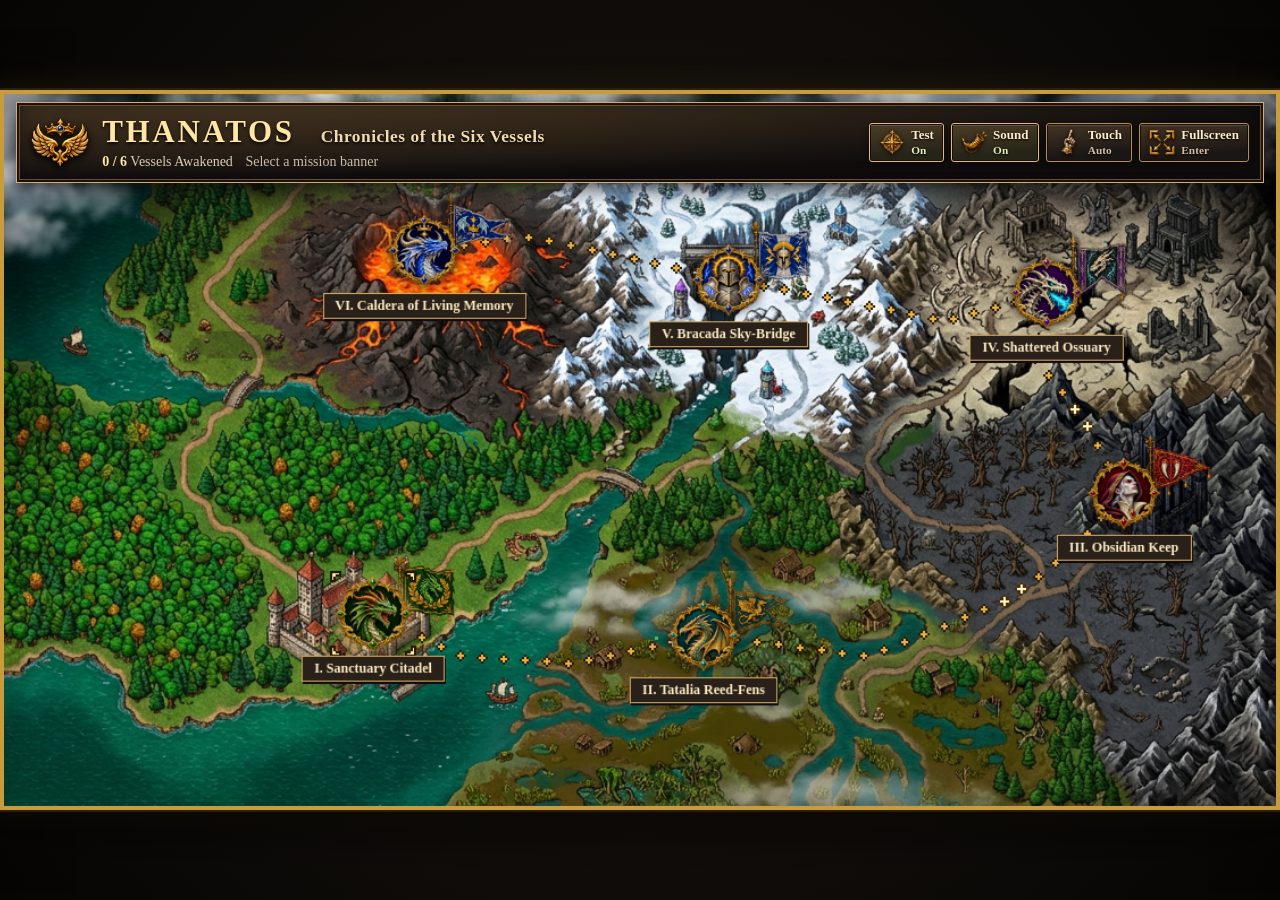
<file: thanatos/index.html>
<!DOCTYPE html>
<html lang="en">
<head>
  <meta charset="UTF-8" />
  <meta name="viewport" content="width=device-width, initial-scale=1.0, maximum-scale=1.0, user-scalable=no, viewport-fit=cover" />
  <title>THANATOS — Chronicles of the Six Vessels</title>
  <meta name="description" content="Rescue Princess Isolde and face the Soul-Harvester across six connected fantasy missions. Play free in your browser in Early Access." />
  <link rel="canonical" href="https://mjv1981-art.github.io/App-Portal/thanatos/" />
  <link rel="icon" type="image/png" href="assets/sprites/chrome/campaign_sigil.png" />
  <meta property="og:type" content="website" />
  <meta property="og:title" content="THANATOS — Chronicles of the Six Vessels" />
  <meta property="og:description" content="Six connected fantasy missions. Play free in your browser in Early Access." />
  <meta property="og:url" content="https://mjv1981-art.github.io/App-Portal/thanatos/" />
  <meta property="og:image" content="https://mjv1981-art.github.io/App-Portal/thanatos/assets/sprites/chrome/launch_share.jpg" />
  <meta property="og:image:width" content="1200" />
  <meta property="og:image:height" content="630" />
  <meta property="og:image:alt" content="Saphirion, the Azure Dragon, faces the Soul-Harvester over a volcanic caldera." />
  <meta name="twitter:card" content="summary_large_image" />
  <link rel="stylesheet" href="styles.css?v=mobile-toolbar.1" />
</head>
<body class="on-map">
  <div id="rotate-overlay">
    <div class="icon">📜</div>
    <h2 style="color: var(--gold-light); margin: 0 0 8px; letter-spacing: 2px;">ROTATE TO LANDSCAPE</h2>
    <p style="color: var(--muted); max-width: 320px; font-size: 14px;">
      <i>THANATOS — Chronicles of the Six Vessels</i> is crafted for landscape viewports on mobile devices and desktop monitors. Active battles pause automatically until rotated.
    </p>
  </div>

  <div id="game-shell">
    <canvas id="game" width="1120" height="630"></canvas>

    <div id="command-bar">
      <header id="map-heading">
        <div class="map-heading-copy">
          <h1><span class="campaign-name">THANATOS</span><span class="campaign-subtitle">Chronicles of the Six Vessels</span></h1>
          <div class="campaign-meta">
            <span class="campaign-progress"><strong id="map-awakened-count">0 / 6</strong> Vessels Awakened</span>
            <span class="campaign-help">Select a mission banner</span>
          </div>
        </div>
      </header>
      <button id="pause-btn" class="command-button command-action hidden" type="button" title="Pause or return to the campaign map">
        <span class="command-caption" id="pause-label">Map / Pause</span>
      </button>
      <button id="settings-toggle" class="command-button command-action" type="button" aria-expanded="false" aria-controls="top-controls">
        <span class="command-caption">Settings</span>
      </button>
      <div id="top-controls" role="group" aria-label="Game settings">
        <button id="test-toggle" class="command-button command-toggle" type="button" title="Unlock all missions for testing" aria-pressed="false">
          <span class="command-caption">Test</span><span class="command-state" id="test-state">Off</span>
        </button>
        <button id="sound-toggle" class="command-button command-toggle" type="button" title="Music and sound effects" aria-pressed="true">
          <span class="command-caption">Sound</span><span class="command-state" id="sound-state">On</span>
        </button>
        <button id="mode-toggle" class="command-button command-toggle" type="button" title="Change on-screen touch controls" aria-pressed="false">
          <span class="command-caption">Touch</span><span class="command-state" id="touch-state">Auto</span>
        </button>
        <button id="fullscreen-toggle" class="command-button command-toggle" type="button" title="Toggle landscape fullscreen" aria-pressed="false">
          <span class="command-caption">Fullscreen</span><span class="command-state" id="fullscreen-state">Enter</span>
        </button>
        <p id="fullscreen-message" class="hidden" role="status"></p>
      </div>
    </div>

    <div id="touch-controls">
      <div class="touch-dpad" id="touch-dpad">
        <div class="dpad-btn dpad-up" data-key="ArrowUp">▲</div>
        <div class="dpad-btn dpad-down" data-key="ArrowDown">▼</div>
        <div class="dpad-btn dpad-left" data-key="ArrowLeft">◀</div>
        <div class="dpad-btn dpad-right" data-key="ArrowRight">▶</div>
      </div>
      <div class="touch-actions" id="touch-actions">
        <div class="act-btn rest" data-key="KeyR">LAND<br>REST</div>
        <div class="act-btn stone" data-key="KeyX">BOULDER</div>
        <div class="act-btn fire" data-key="Space">FLAME</div>
      </div>
    </div>

    <!-- HoMM3 Scroll Briefing Card for Campaign Map Nodes -->
    <div id="map-briefing" class="hidden" role="dialog" aria-modal="true">
      <div class="homm-scroll-card">
        <div class="scroll-header">
          <canvas id="briefing-portrait" width="68" height="68"></canvas>
          <div class="scroll-header-text">
            <div id="briefing-status" class="briefing-badge active">ACTIVE CHRONICLE</div>
            <h2 id="briefing-title">MISSION I — The Coast of Oaths</h2>
            <div id="briefing-subtitle" class="scroll-subtitle">Veridias • Emerald Dragon (Rampart) • Sanctuary Citadel</div>
          </div>
        </div>

        <div class="scroll-columns">
          <div class="scroll-lore-col">
            <p id="briefing-story" class="scroll-story"></p>
            <div id="briefing-objective" class="scroll-objective"></div>
            <div id="briefing-gate4-notice" class="gate4-notice hidden"></div>
          </div>
          <div id="briefing-controls" class="scroll-controls-col"></div>
        </div>

        <div class="dialog-actions">
          <button class="btn-secondary" id="briefing-close-btn">BACK TO MAP</button>
          <button class="btn-primary" id="briefing-embark-btn">EMBARK</button>
        </div>
      </div>
    </div>

    <!-- Mission Pause / Victory / Defeat & Mission I Chronicle Overlay -->
    <div id="overlay" class="hidden">
      <div class="homm-dialog">
        <h1>MISSION I: THE COAST OF OATHS</h1>
        <div class="subtitle">Kaelen &amp; Veridias — Guardian of the Rampart–Castle Alliance</div>

        <div class="controls-grid" id="overlay-controls-grid">
          <div><span class="key">WASD / Arrows</span> : Soar &amp; Steer</div>
          <div><span class="key">SPACE</span> : Dragon Flame</div>
          <div><span class="key">X / SHIFT</span> : Hurl Boulder</div>
          <div><span class="key">R / Land</span> : Perch &amp; Rest</div>
        </div>

        <div class="legend-note">
          Bound by Elder Druids into <b>Veridias</b>, the <b>Rampart Emerald Dragon</b>, seer <b>Kaelen</b> must break the coastal blockade to seal the <b>Rampart–Castle Alliance</b>. Vanquish
          <b>Marksmen, Halberdier Spearmen, Brigand Slingers, Giant Dragonfly Wasps &amp; Abyssal Sea Serpents</b>
          to rescue <b>Princess Isolde</b> from the <b>Eastern Watchtower</b> and bear her home to the <b>Sanctuary Citadel</b>.<br><br>
          Guard your <b>Chalice of Dragonblood</b> (replenishes when not breathing flame) and your
          <b>Heart Medallion</b> (rises with wounds — alight upon solid earth and rest to steady your pulse!).
        </div>

        <div class="dialog-actions">
          <button class="btn-secondary" id="return-map-btn">RETURN TO MAP</button>
          <button class="btn-secondary hidden" id="restart-btn">RESTART MISSION</button>
          <button class="btn-primary" id="start-btn">TAKE WING</button>
        </div>
      </div>
    </div>
  </div>

  <script src="art.js?v=preprod.3"></script>
  <script src="audio.js"></script>
  <script src="campaign_data.js"></script>
  <script src="map.js"></script>
  <script src="missions/m2.js"></script>
  <script src="missions/m3.js"></script>
  <script src="missions/m4.js?v=alpha"></script>
  <script src="missions/m5.js?v=alpha"></script>
  <script src="missions/saphirion_parts.js?v=preprod.3"></script>
  <script src="missions/saphirion_motion.js?v=preprod.3"></script>
  <script src="missions/m6.js?v=preprod.3"></script>
  <script src="game.js?v=mobile-toolbar.1"></script>
</body>
</html>
</file>
<file: thanatos/styles.css>
:root {
  --bg: #080706;
  --marble: #181614;
  --marble-deep: #0f0d0b;
  --gold-light: #f6df96;
  --gold-mid: #c89b3c;
  --gold-dark: #6e4f16;
  --crimson: #a61c24;
  --parchment: #ebd9b4;
  --text: #f3e7c9;
  --muted: #b9a882;
}

* {
  box-sizing: border-box;
  user-select: none;
  -webkit-user-select: none;
  -webkit-touch-callout: none;
}

.hidden {
  display: none !important;
}

html, body {
  margin: 0;
  padding: 0;
  width: 100%;
  height: 100%;
  background: radial-gradient(circle at center, #1b1610 0%, #060504 100%);
  color: var(--text);
  font-family: 'Palatino Linotype', 'Book Antiqua', Palatino, Georgia, 'Times New Roman', serif;
  overflow: hidden;
  display: flex;
  align-items: center;
  justify-content: center;
}

#game-shell {
  --mission-toolbar-height: 46px;
  container: stage / inline-size;
  position: relative;
  width: 100vw;
  height: 100vh;
  max-width: 1360px;
  max-height: 765px;
  aspect-ratio: 16 / 9;
  background: #0a0908;
  border: 4px solid var(--gold-mid);
  outline: 2px solid #2b1e08;
  box-shadow:
    inset 0 0 0 2px var(--gold-dark),
    0 12px 48px rgba(0, 0, 0, 0.95),
    0 0 28px rgba(200, 155, 60, 0.2);
  overflow: hidden;
}

:fullscreen #game-shell,
:-webkit-full-screen #game-shell,
#game-shell:fullscreen,
#game-shell:-webkit-full-screen {
  max-width: 100vw;
  max-height: 100vh;
  border-width: 2px;
}

@media (max-aspect-ratio: 16/9) {
  #game-shell {
    width: 100vw;
    height: calc(100vw * 9 / 16);
  }
}
@media (min-aspect-ratio: 16/9) {
  #game-shell {
    height: 100vh;
    width: calc(100vh * 16 / 9);
  }
}

canvas#game {
  display: block;
  width: 100%;
  height: 100%;
  touch-action: none;
}

body:not(.on-map) canvas#game {
  width: auto;
  max-width: 100%;
  height: calc(100% - var(--mission-toolbar-height));
  margin: var(--mission-toolbar-height) auto 0;
}

/* Rotate device overlay for mobile portrait */
#rotate-overlay {
  display: none;
  position: fixed;
  inset: 0;
  z-index: 100;
  background: radial-gradient(circle, #1e1812 0%, #090705 100%);
  flex-direction: column;
  align-items: center;
  justify-content: center;
  text-align: center;
  padding: 24px;
  border: 4px double var(--gold-mid);
}
#rotate-overlay .icon {
  font-size: 48px;
  margin-bottom: 14px;
  animation: tilt 1.8s ease-in-out infinite;
}
@keyframes tilt {
  0%, 100% { transform: rotate(0deg); }
  50% { transform: rotate(-90deg); }
}
@media (pointer: coarse) and (orientation: portrait) {
  #rotate-overlay {
    display: flex;
  }
}

/* HoMM3 Ornate Modal Overlay & Campaign Scroll Briefing Card */
#overlay,
#map-briefing {
  position: absolute;
  inset: 0;
  background: rgba(8, 6, 4, 0.74);
  backdrop-filter: blur(2px);
  display: flex;
  align-items: center;
  justify-content: center;
  z-index: 20;
  padding: 12px;
}

body:not(.on-map) #overlay {
  top: var(--mission-toolbar-height);
}

#map-briefing {
  z-index: 26;
}

.homm-dialog,
.homm-scroll-card {
  max-width: 720px;
  max-height: 82%;
  width: 94%;
  overflow-y: auto;
  background:
    radial-gradient(ellipse at top, rgba(64, 48, 28, 0.58), transparent 70%),
    linear-gradient(180deg, #221b14 0%, #14100c 100%);
  border: 3px solid var(--gold-mid);
  box-shadow:
    inset 0 0 0 2px #523b14,
    inset 0 0 28px rgba(0, 0, 0, 0.85),
    0 16px 44px rgba(0, 0, 0, 0.92);
  padding: clamp(12px, 2.1vw, 22px) clamp(16px, 2.8vw, 30px);
  text-align: center;
  position: relative;
}

.homm-dialog::before,
.homm-scroll-card::before {
  content: '';
  position: absolute;
  inset: 5px;
  border: 1px solid rgba(246, 223, 150, 0.28);
  pointer-events: none;
}

#overlay h1 {
  margin: 0 0 4px;
  font-size: clamp(20px, 3.4vw, 36px);
  letter-spacing: 3.5px;
  font-weight: bold;
  background: linear-gradient(180deg, #fff3c4 0%, #e4b653 55%, #9c6b19 100%);
  -webkit-background-clip: text;
  -webkit-text-fill-color: transparent;
  filter: drop-shadow(0 3px 3px rgba(0, 0, 0, 0.95));
  text-transform: uppercase;
}

#overlay .subtitle {
  font-size: clamp(11px, 1.35vw, 14.5px);
  color: #d7c08a;
  letter-spacing: 2px;
  margin-bottom: 12px;
  text-transform: uppercase;
  font-variant: small-caps;
  text-shadow: 0 2px 2px #000;
}

/* Campaign Map Scroll Briefing Card Layout */
.homm-scroll-card {
  text-align: left;
}

.scroll-header {
  display: flex;
  align-items: center;
  gap: 14px;
  padding-bottom: 10px;
  margin-bottom: 11px;
  border-bottom: 1px solid rgba(200, 155, 60, 0.38);
}

#briefing-portrait {
  width: 64px;
  height: 64px;
  flex-shrink: 0;
  background: #120e0a;
  box-shadow: 0 3px 10px rgba(0, 0, 0, 0.85);
}

.scroll-header-text {
  min-width: 0;
  flex: 1;
}

.briefing-badge {
  display: inline-block;
  font-size: 10px;
  font-weight: bold;
  letter-spacing: 1.5px;
  padding: 2px 7px;
  margin-bottom: 3px;
  border: 1px solid var(--gold-mid);
  text-transform: uppercase;
}
.briefing-badge.active {
  background: rgba(140, 32, 24, 0.65);
  color: #ffe8a6;
}
.briefing-badge.conquered {
  background: rgba(28, 96, 48, 0.72);
  border-color: #7ee392;
  color: #dcffe2;
}
.briefing-badge.preview {
  background: rgba(68, 46, 94, 0.68);
  border-color: #b59ad6;
  color: #ebe0fa;
}

#briefing-title {
  margin: 0 0 2px;
  font-size: clamp(16px, 2.3vw, 23px);
  letter-spacing: 1.5px;
  color: var(--gold-light);
  text-shadow: 0 2px 3px #000;
}

.scroll-subtitle {
  font-size: clamp(11px, 1.25vw, 13px);
  color: #cbb686;
  letter-spacing: 0.6px;
}

.scroll-columns {
  display: grid;
  grid-template-columns: 1.45fr 1fr;
  gap: 14px;
  margin-bottom: 12px;
}

@media (max-width: 720px) {
  .scroll-columns {
    grid-template-columns: 1fr;
    gap: 8px;
  }
}

.scroll-story {
  margin: 0 0 8px;
  font-size: clamp(11px, 1.3vw, 13.5px);
  line-height: 1.42;
  color: var(--parchment);
}

.scroll-objective {
  font-size: clamp(10.5px, 1.2vw, 12.5px);
  line-height: 1.4;
  color: #e3d3ae;
  background: rgba(10, 8, 6, 0.65);
  border-left: 3px solid var(--gold-mid);
  padding: 7px 10px;
}
.scroll-objective b {
  color: var(--gold-light);
}
.scroll-objective .mech-hint {
  display: block;
  margin-top: 4px;
  color: #bfb08e;
  font-style: italic;
}

.gate4-notice {
  margin-top: 8px;
  padding: 7px 10px;
  background: linear-gradient(90deg, rgba(84, 52, 14, 0.78), rgba(44, 28, 12, 0.85));
  border: 1px solid #e3b24c;
  color: #ffebb0;
  font-size: clamp(10.5px, 1.2vw, 12.5px);
  line-height: 1.35;
}

@keyframes noticeFlash {
  0%, 100% { filter: brightness(1); }
  50% { filter: brightness(1.4); }
}
.pulse-notice {
  animation: noticeFlash 0.35s ease 2;
}

.scroll-controls-col {
  background: linear-gradient(180deg, rgba(14, 11, 8, 0.88), rgba(24, 19, 14, 0.88));
  border: 1px solid #735622;
  box-shadow: inset 0 2px 8px rgba(0, 0, 0, 0.7);
  padding: 9px 12px;
  font-size: clamp(10.5px, 1.2vw, 12.5px);
  display: flex;
  flex-direction: column;
  justify-content: space-between;
  gap: 8px;
}

.briefing-ctrl-title {
  color: var(--gold-light);
  font-weight: bold;
  text-transform: uppercase;
  letter-spacing: 1.2px;
  font-size: 11px;
  border-bottom: 1px solid rgba(200, 155, 60, 0.3);
  padding-bottom: 4px;
}

.briefing-ctrl-list {
  display: flex;
  flex-direction: column;
  gap: 5px;
}

.briefing-ctrl-list span.key,
.controls-grid span.key {
  color: var(--gold-light);
  font-weight: bold;
  text-shadow: 0 1px 2px #000;
}

.briefing-touch-row {
  font-size: 10.5px;
  color: var(--muted);
  padding-top: 5px;
  border-top: 1px solid rgba(200, 155, 60, 0.22);
}

.touch-pill {
  display: inline-block;
  padding: 1px 5px;
  margin: 1px;
  background: rgba(46, 35, 22, 0.9);
  border: 1px solid var(--gold-mid);
  border-radius: 3px;
  color: var(--gold-light);
  font-size: 9.5px;
  font-weight: bold;
}

.controls-grid {
  display: grid;
  grid-template-columns: repeat(2, minmax(150px, 1fr));
  gap: 7px 18px;
  background: linear-gradient(180deg, rgba(14, 11, 8, 0.85), rgba(24, 19, 14, 0.85));
  border: 1px solid #735622;
  box-shadow: inset 0 2px 8px rgba(0, 0, 0, 0.7);
  padding: 9px 15px;
  margin-bottom: 12px;
  font-size: clamp(11px, 1.3vw, 13.5px);
  text-align: left;
}

.legend-note {
  font-size: clamp(11px, 1.3vw, 13.5px);
  color: var(--parchment);
  line-height: 1.45;
  margin-bottom: 14px;
  text-shadow: 0 1px 2px #000;
}
.legend-note b {
  color: var(--gold-light);
}

.dialog-actions {
  display: flex;
  align-items: center;
  justify-content: center;
  gap: 10px;
  flex-wrap: wrap;
}

.homm-scroll-card .dialog-actions {
  justify-content: flex-end;
}

.btn-primary,
.btn-secondary {
  border: 2px solid var(--gold-mid);
  box-shadow:
    inset 0 1px 0 rgba(255, 235, 180, 0.38),
    0 4px 12px rgba(0, 0, 0, 0.85);
  padding: 8px 22px;
  font-family: inherit;
  font-size: clamp(12px, 1.5vw, 15.5px);
  font-weight: bold;
  letter-spacing: 2px;
  text-transform: uppercase;
  cursor: pointer;
  text-shadow: 0 2px 2px #000;
  transition: filter 0.15s ease, transform 0.1s ease;
}

.btn-primary {
  background: linear-gradient(180deg, #8f1d24 0%, #5c0f14 60%, #3d090c 100%);
  color: var(--gold-light);
}

.btn-secondary {
  background: linear-gradient(180deg, #33281c 0%, #1d160f 65%, #120d09 100%);
  color: #e3cfa1;
}

.btn-primary:hover,
.btn-secondary:hover {
  filter: brightness(1.18);
  transform: translateY(-1px);
}
.btn-primary:active,
.btn-secondary:active {
  transform: translateY(1px);
}

.btn-primary.btn-disabled {
  background: linear-gradient(180deg, #473c32 0%, #2b241e 100%);
  border-color: #7d6b52;
  color: #bfb29b;
}

/* Mobile Touch Controls (HoMM3 Gilded Medallions — Hidden on Campaign Map) */
#touch-controls {
  position: absolute;
  inset: 0;
  pointer-events: none;
  z-index: 15;
  display: none;
}
body.touch-active #touch-controls {
  display: block;
}
body.on-map #touch-controls,
body.on-epilogue #touch-controls {
  display: none !important;
}

#overlay.campaign-finale .controls-grid {
  display: none;
}

.campaign-finale .legend-note {
  text-align: center;
}

.finale-glory {
  font-size: 1.15rem;
}

.vessel-badges {
  display: flex;
  flex-wrap: wrap;
  justify-content: center;
  gap: 0.4rem;
  margin-top: 0.75rem;
}

.vessel-badge {
  padding: 0.25rem 0.6rem;
  border: 1px solid #a6854a;
  background: #192a40;
  color: #f2ddaa;
}

.touch-dpad {
  position: absolute;
  left: max(14px, env(safe-area-inset-left, 14px));
  bottom: max(14px, env(safe-area-inset-bottom, 14px));
  width: 136px;
  height: 136px;
  pointer-events: auto;
  touch-action: none;
}
.dpad-btn {
  position: absolute;
  width: 44px;
  height: 44px;
  background: radial-gradient(circle, rgba(44, 35, 24, 0.82), rgba(18, 14, 10, 0.88));
  border: 2px solid var(--gold-mid);
  box-shadow: 0 2px 8px rgba(0, 0, 0, 0.75);
  border-radius: 6px;
  color: var(--gold-light);
  font-size: 16px;
  display: flex;
  align-items: center;
  justify-content: center;
  touch-action: none;
  pointer-events: none;
}
.dpad-btn.active {
  background: radial-gradient(circle, rgba(120, 88, 32, 0.9), rgba(50, 34, 12, 0.92));
  border-color: var(--gold-light);
}
.dpad-up { left: 46px; top: 0; }
.dpad-down { left: 46px; bottom: 0; }
.dpad-left { left: 0; top: 46px; }
.dpad-right { right: 0; top: 46px; }

.touch-actions {
  position: absolute;
  right: max(16px, env(safe-area-inset-right, 16px));
  bottom: max(16px, env(safe-area-inset-bottom, 16px));
  display: flex;
  gap: 10px;
  align-items: flex-end;
  pointer-events: auto;
}
.act-btn {
  width: 58px;
  height: 58px;
  border-radius: 50%;
  background: radial-gradient(circle at 35% 30%, rgba(56, 44, 30, 0.88), rgba(18, 14, 10, 0.92));
  border: 2px solid var(--gold-mid);
  box-shadow: inset 0 0 6px rgba(0, 0, 0, 0.8), 0 3px 10px rgba(0, 0, 0, 0.8);
  color: var(--gold-light);
  font-family: inherit;
  font-size: 10px;
  font-weight: bold;
  letter-spacing: 0.5px;
  text-align: center;
  line-height: 1.15;
  text-shadow: 0 1px 2px #000;
  display: flex;
  flex-direction: column;
  align-items: center;
  justify-content: center;
  touch-action: none;
}
.act-btn.fire {
  width: 68px;
  height: 68px;
  background: radial-gradient(circle at 35% 30%, rgba(140, 32, 24, 0.9), rgba(52, 10, 10, 0.95));
  border-color: #f2c56b;
  color: #ffe3a8;
}
.act-btn.stone {
  border-color: #b8ab96;
  color: #efe6d5;
}
.act-btn.rest {
  background: radial-gradient(circle at 35% 30%, rgba(28, 82, 44, 0.88), rgba(12, 34, 18, 0.94));
  border-color: #90d89e;
  color: #d6f8dc;
}
.act-btn.rest.bite-ready {
  background: radial-gradient(circle at 35% 30%, rgba(196, 24, 52, 0.95), rgba(76, 8, 22, 0.96));
  border-color: #ff7a92;
  color: #fff0f4;
  box-shadow: inset 0 0 8px rgba(255, 160, 180, 0.45), 0 0 16px rgba(255, 42, 76, 0.85);
}
.act-btn.active {
  transform: scale(0.93);
  filter: brightness(1.25);
}

/* Campaign heading and shared map / mission controls */
#command-bar {
  position: absolute;
  z-index: 25;
  top: 8px;
  right: 12px;
  max-width: calc(100% - 24px);
}

body:not(.on-map) #command-bar {
  inset: 0 0 auto;
  height: var(--mission-toolbar-height);
  max-width: none;
  display: flex;
  align-items: center;
  justify-content: center;
  gap: 6px;
  background: linear-gradient(180deg, #21170e, #0d0a08);
  border-bottom: 1px solid var(--gold-dark);
}

#map-heading {
  display: none;
}

body.on-map #command-bar {
  left: 12px;
  display: grid;
  grid-template-columns: minmax(0, 1fr) auto;
  align-items: center;
  gap: clamp(8px, 1.3cqi, 18px);
  padding: clamp(6px, 0.8cqi, 10px) clamp(8px, 1.1cqi, 15px);
  border: 1px solid #d9ae58;
  background:
    radial-gradient(ellipse at 20% 0, #41311e 0, transparent 68%),
    linear-gradient(175deg, #251e18, #100d0d 63%);
  box-shadow:
    inset 0 0 0 2px #171112,
    inset 0 0 0 3px #6a4d29,
    inset 0 -7px 18px #0a0709b3,
    0 5px 19px #0b0b12c9;
}

body.on-map #map-heading {
  display: flex;
  align-items: center;
  gap: clamp(6px, 1cqi, 14px);
  min-width: 0;
}

#map-heading::before {
  content: '';
  display: block;
  flex: 0 0 clamp(29px, 4.6cqi, 59px);
  aspect-ratio: 1;
  background: url('assets/sprites/chrome/campaign_sigil.png') center / contain no-repeat;
  filter: drop-shadow(0 3px 4px #000);
}

.map-heading-copy {
  min-width: 0;
}

#map-heading h1 {
  display: flex;
  flex-wrap: wrap;
  align-items: baseline;
  gap: 0.12em 0.84em;
  margin: 0 0 4px;
  color: #ffe6a3;
  line-height: 1.1;
  text-shadow: 0 2px 3px #080608;
  font-size: clamp(15px, 2.45cqi, 31px);
}

.campaign-name {
  letter-spacing: 0.086em;
}

.campaign-subtitle {
  color: #f1dcb0;
  font-size: 0.56em;
  line-height: 1.19;
  letter-spacing: 0.03em;
}

.campaign-meta {
  display: flex;
  flex-wrap: wrap;
  column-gap: 0.9em;
  row-gap: 2px;
  align-items: center;
  font-size: clamp(10px, 1.19cqi, 14px);
  line-height: 1.24;
  color: #dbcdb2;
}

.campaign-progress {
  white-space: nowrap;
}

.campaign-progress strong {
  color: #ffe9a8;
  font-variant-numeric: tabular-nums;
}

.campaign-help {
  color: #c9bcaa;
}

#top-controls {
  display: flex;
  align-items: stretch;
  gap: clamp(4px, 0.55cqi, 8px);
}

#settings-toggle {
  display: none;
}

#settings-toggle::before {
  content: '⚙';
  width: auto;
  aspect-ratio: auto;
  font-size: 17px;
  line-height: 1;
}

#fullscreen-message {
  position: absolute;
  top: 100%;
  right: 0;
  width: min(260px, 100%);
  margin: 4px 0 0;
  padding: 8px;
  border: 1px solid var(--gold-mid);
  background: #18120e;
  color: var(--text);
  font-size: 12px;
}

.command-button {
  --command-edge: #b5904b;
  --command-top: #463525;
  --command-bottom: #1a1615;
  display: grid;
  grid-template-columns: auto 1fr;
  grid-template-areas: 'icon caption' 'icon state';
  align-content: center;
  align-items: center;
  column-gap: 6px;
  row-gap: 1px;
  min-height: 39px;
  padding: 4px clamp(6px, 0.72cqi, 10px);
  border: 1px solid var(--command-edge);
  border-radius: 3px;
  background: linear-gradient(175deg, var(--command-top), var(--command-bottom) 79%);
  box-shadow:
    inset 0 0 0 1px #130e0b,
    inset 0 2px 0 #ffe2a52b,
    0 2px 5px #0b0809c9;
  color: #ffedc9;
  font: bold clamp(10px, 1.16cqi, 13px)/1.12 Georgia, serif;
  text-align: left;
  text-shadow: 0 1px 2px #000;
  white-space: nowrap;
  cursor: pointer;
}

.command-button::before {
  content: '';
  grid-area: icon;
  width: clamp(17px, 2.2cqi, 26px);
  aspect-ratio: 1;
  background: var(--command-icon) center / contain no-repeat;
  filter: drop-shadow(0 1px 2px #0b080a);
}

.command-caption {
  grid-area: caption;
}

.command-state {
  grid-area: state;
  color: #cfbda0;
  font: 600 0.87em/1.07 Georgia, serif;
}

.command-toggle[aria-pressed="true"] {
  --command-edge: #e5bb68;
  --command-top: #4d3d26;
  --command-bottom: #252418;
}

.command-toggle[aria-pressed="true"] .command-state {
  color: #e4efb7;
}

.command-action {
  grid-template-areas: 'icon caption';
  --command-edge: #d6ae62;
  --command-top: #623d2b;
}

#test-toggle       { --command-icon: url('assets/sprites/chrome/test_compass.png'); }
#sound-toggle      { --command-icon: url('assets/sprites/chrome/sound_horn.png'); }
#mode-toggle       { --command-icon: url('assets/sprites/chrome/touch_gauntlet.png'); }
#fullscreen-toggle { --command-icon: url('assets/sprites/chrome/fullscreen_frame.png'); }
#pause-btn         { --command-icon: url('assets/sprites/chrome/pause_seal.png'); }

body:not(.on-map) #test-toggle {
  display: none;
}

.command-button:hover {
  filter: brightness(1.16);
  border-color: #ffe3a0;
}

.command-button:active {
  transform: translateY(1px);
}

.command-button:focus-visible {
  outline: 2px solid #fff2be;
  outline-offset: 2px;
}

@container stage (max-width: 770px) {
  #command-bar {
    right: 7px;
    top: 5px;
    max-width: calc(100% - 14px);
  }
  body.on-map #command-bar {
    left: 7px;
  }
  .command-button {
    min-height: 40px;
    column-gap: 4px;
    padding-inline: 6px;
  }
  body.on-map .command-toggle {
    grid-template-columns: 1fr;
    grid-template-areas: 'icon' 'caption' 'state';
    justify-items: center;
    min-width: 45px;
    min-height: 44px;
    text-align: center;
  }
  #map-heading h1 {
    flex-direction: column;
  }
  .campaign-subtitle {
    font-size: clamp(11px, 1.85cqi, 15px);
  }
}

@container stage (max-width: 455px) {
  #map-heading::before {
    display: none;
  }
  .command-button::before {
    width: 16px;
  }
  body.on-map .command-toggle {
    min-width: 36px;
    padding-inline: 3px;
  }
}

@media (pointer: coarse) and (orientation: landscape) {
  body {
    --usable-width: calc(100vw - env(safe-area-inset-left) - env(safe-area-inset-right));
    --usable-height: calc(100vh - env(safe-area-inset-top) - env(safe-area-inset-bottom));
    height: 100vh;
    height: 100dvh;
    padding: env(safe-area-inset-top) env(safe-area-inset-right)
      env(safe-area-inset-bottom) env(safe-area-inset-left);
  }

  @supports (height: 100dvh) {
    body {
      --usable-height: calc(100dvh - env(safe-area-inset-top) - env(safe-area-inset-bottom));
    }
  }

  #game-shell {
    --mission-toolbar-height: 36px;
    --stage-height: min(var(--usable-height), calc(var(--usable-width) * 9 / 16), 765px);
    width: min(var(--usable-width), calc(var(--stage-height) * 16 / 9));
    height: var(--stage-height);
    border-width: 2px;
  }

  body.on-map #command-bar {
    inset: 0 0 auto;
    max-width: none;
    gap: 8px;
    padding: 0 6px;
    border: 0;
    border-bottom: 1px solid var(--gold-dark);
    background: linear-gradient(180deg, #21170e, #0d0a08);
    box-shadow: none;
  }

  body:not(.on-map) #command-bar {
    justify-content: flex-end;
    padding-inline: 6px;
  }

  #map-heading::before,
  .campaign-subtitle,
  .campaign-help {
    display: none;
  }

  #map-heading h1 {
    margin: 0;
    font-size: 14px;
  }

  #settings-toggle {
    display: grid;
  }

  #settings-toggle,
  #pause-btn {
    min-height: 34px;
    padding: 2px 8px;
    font-size: 12px;
  }

  #top-controls {
    display: none;
    position: absolute;
    top: 100%;
    right: 4px;
    width: min(252px, calc(100% - 8px));
    max-height: calc(var(--stage-height) - 42px);
    overflow-y: auto;
    grid-template-columns: repeat(2, minmax(0, 1fr));
    gap: 5px;
    padding: 6px;
    border: 1px solid var(--gold-mid);
    background: #18120e;
    box-shadow: 0 4px 12px #0b0809c9;
  }

  #settings-toggle[aria-expanded='true'] + #top-controls {
    display: grid;
  }

  #top-controls .command-toggle {
    grid-template-columns: auto 1fr;
    grid-template-areas: 'icon caption' 'icon state';
    justify-items: start;
    min-width: 0;
    min-height: 44px;
    padding: 4px 6px;
    text-align: left;
  }

  #fullscreen-message {
    position: static;
    grid-column: 1 / -1;
    width: auto;
    margin: 0;
  }
}
</file>
